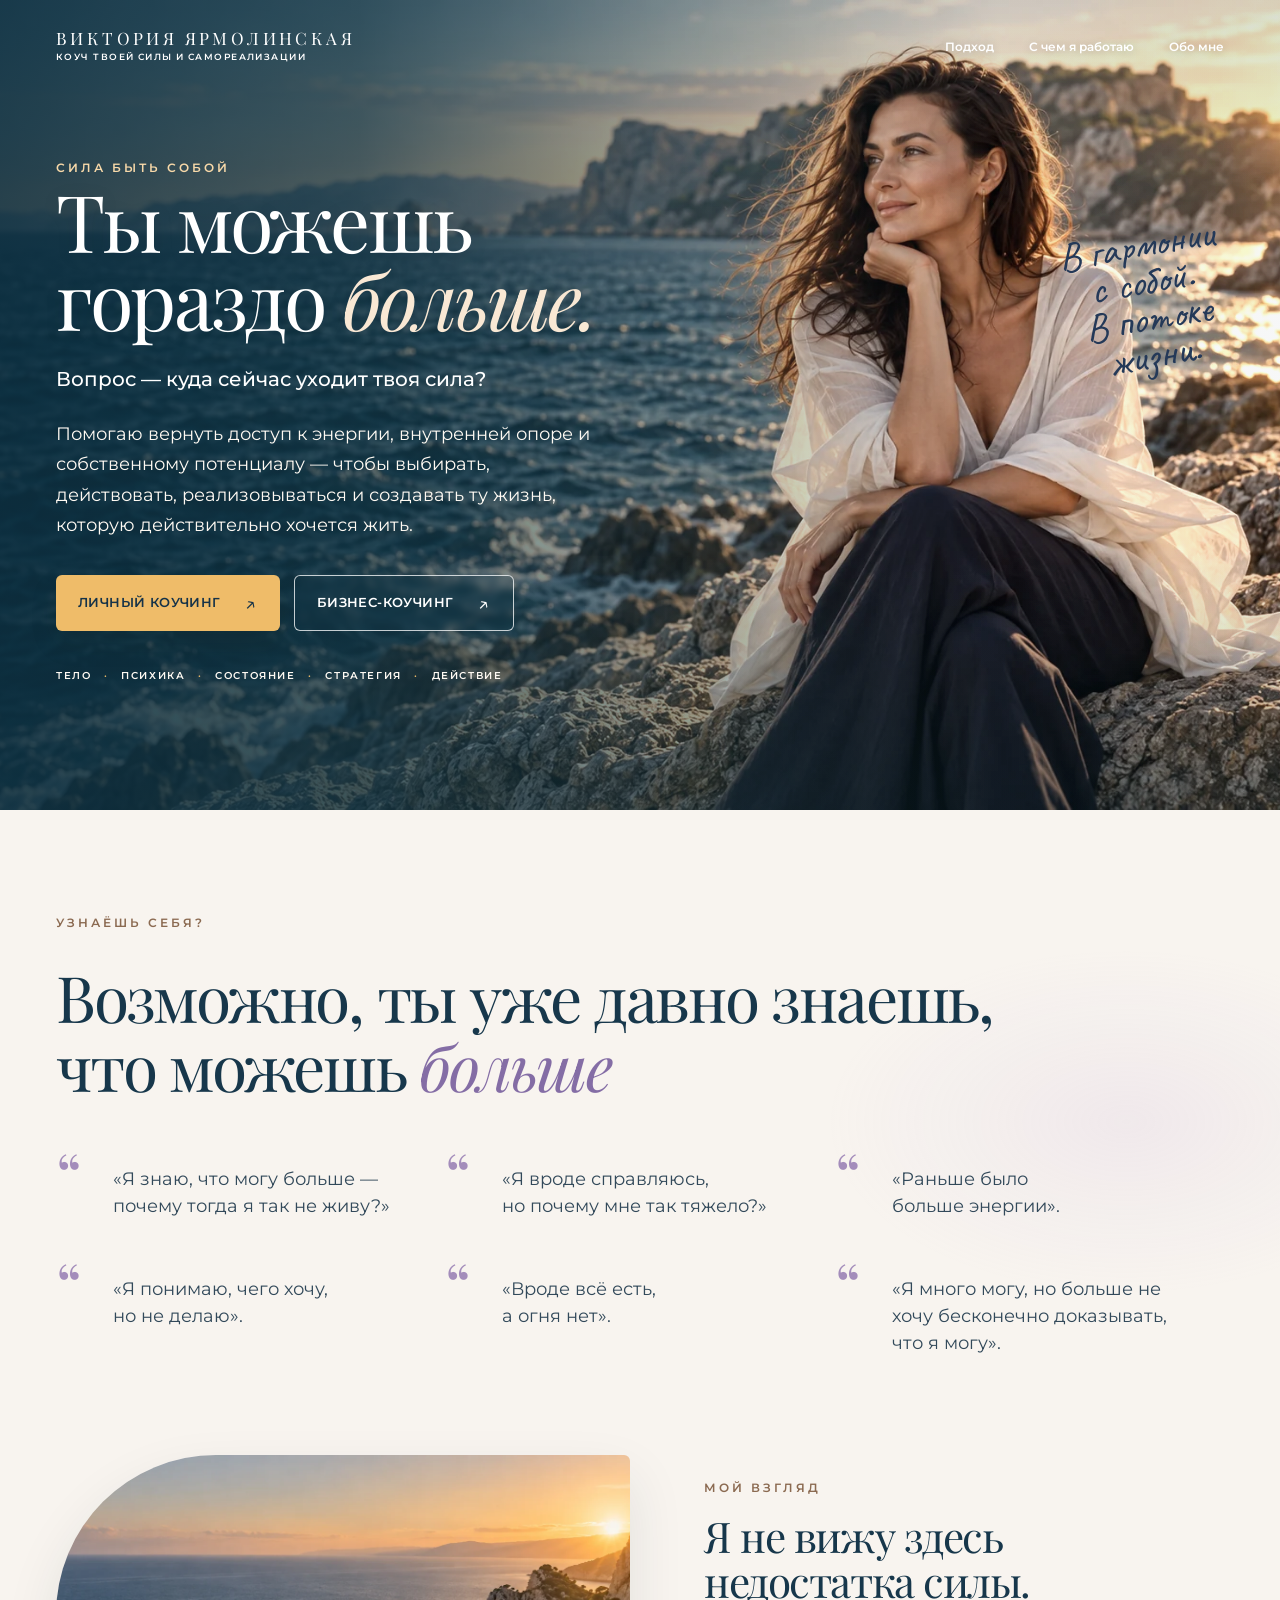
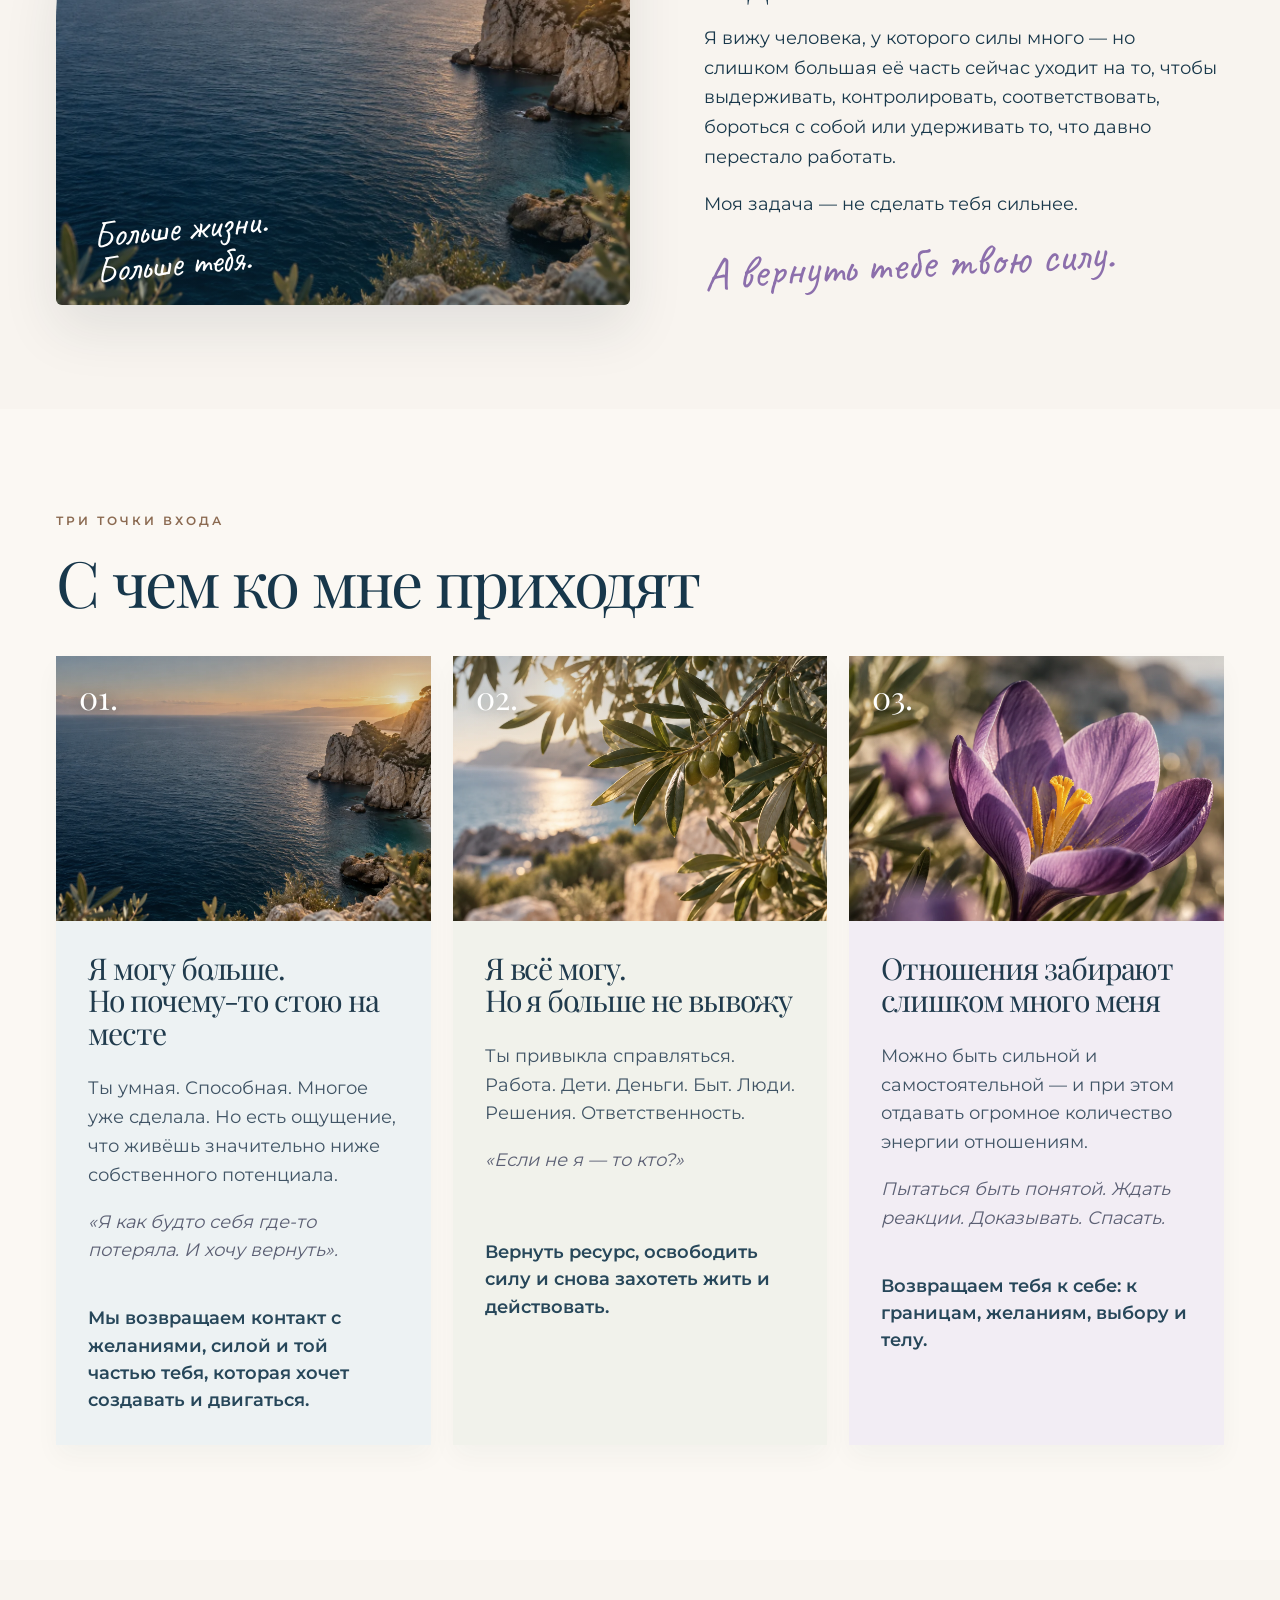
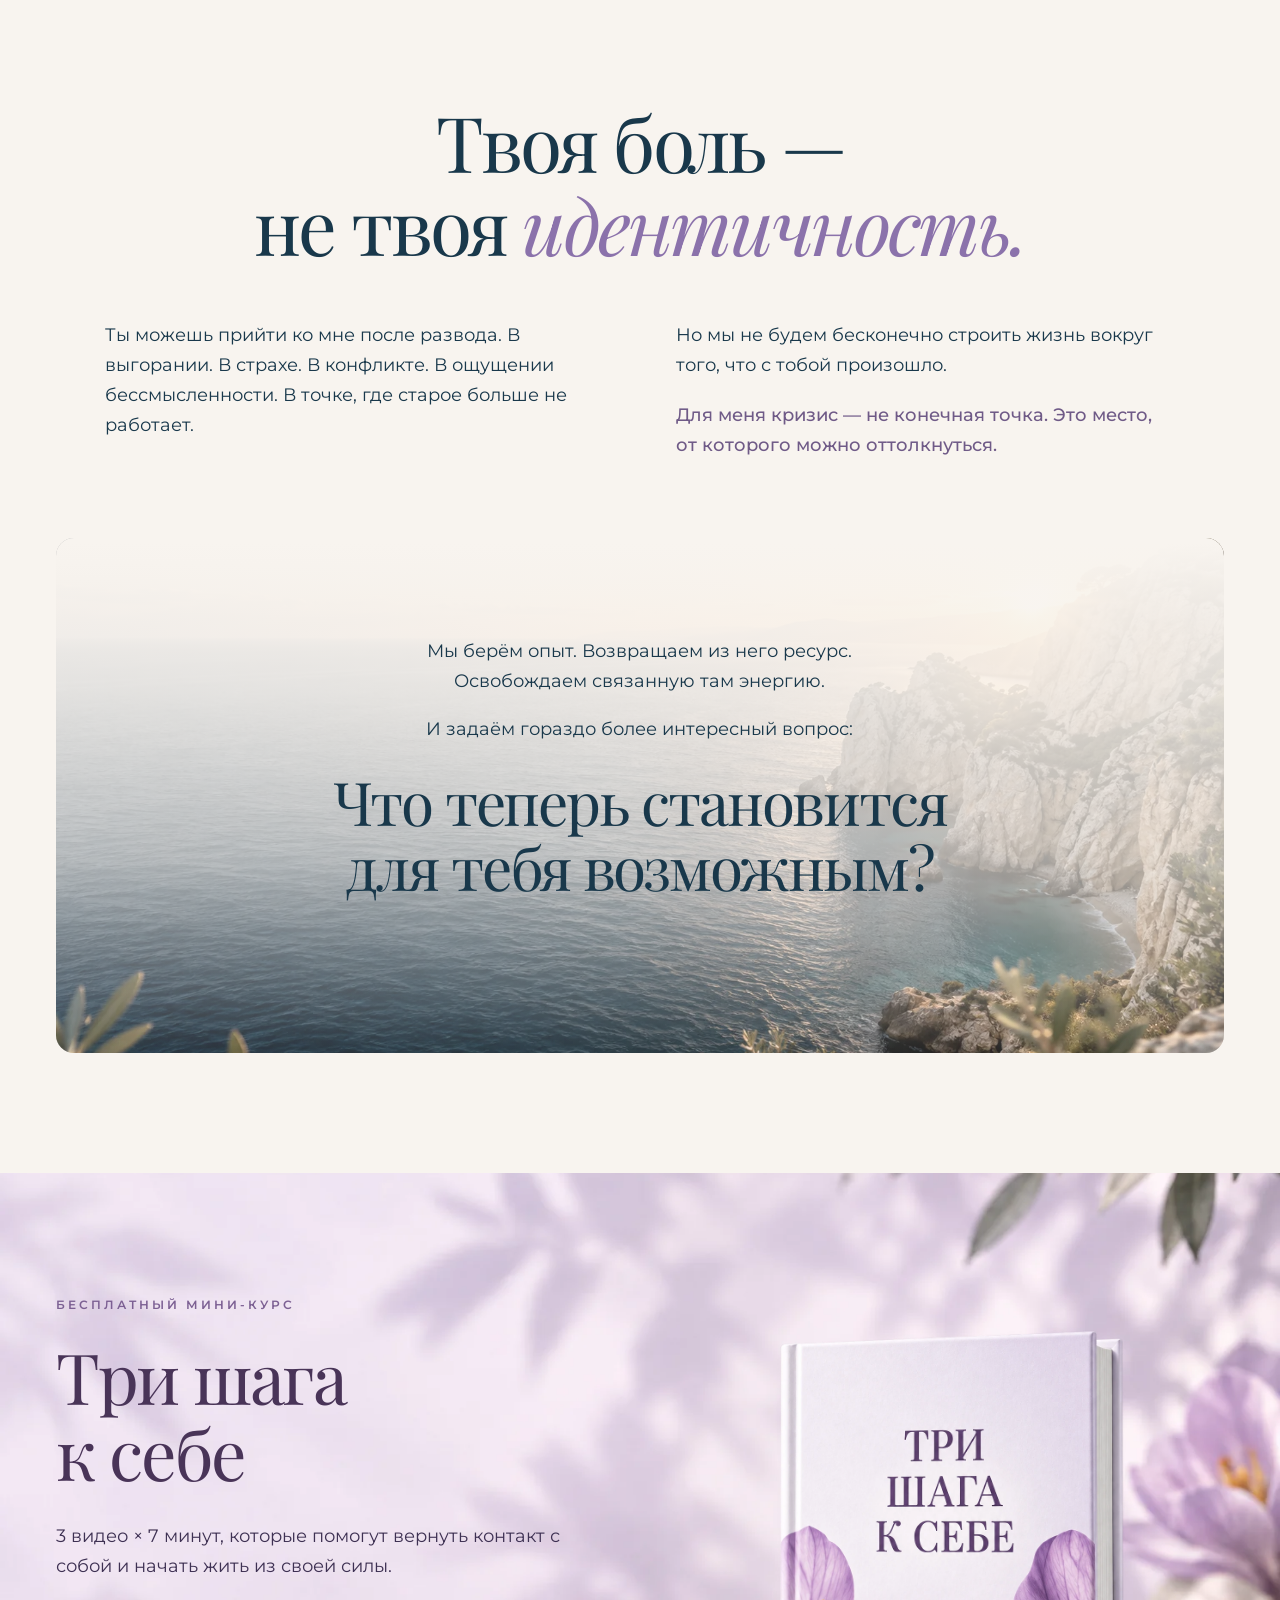
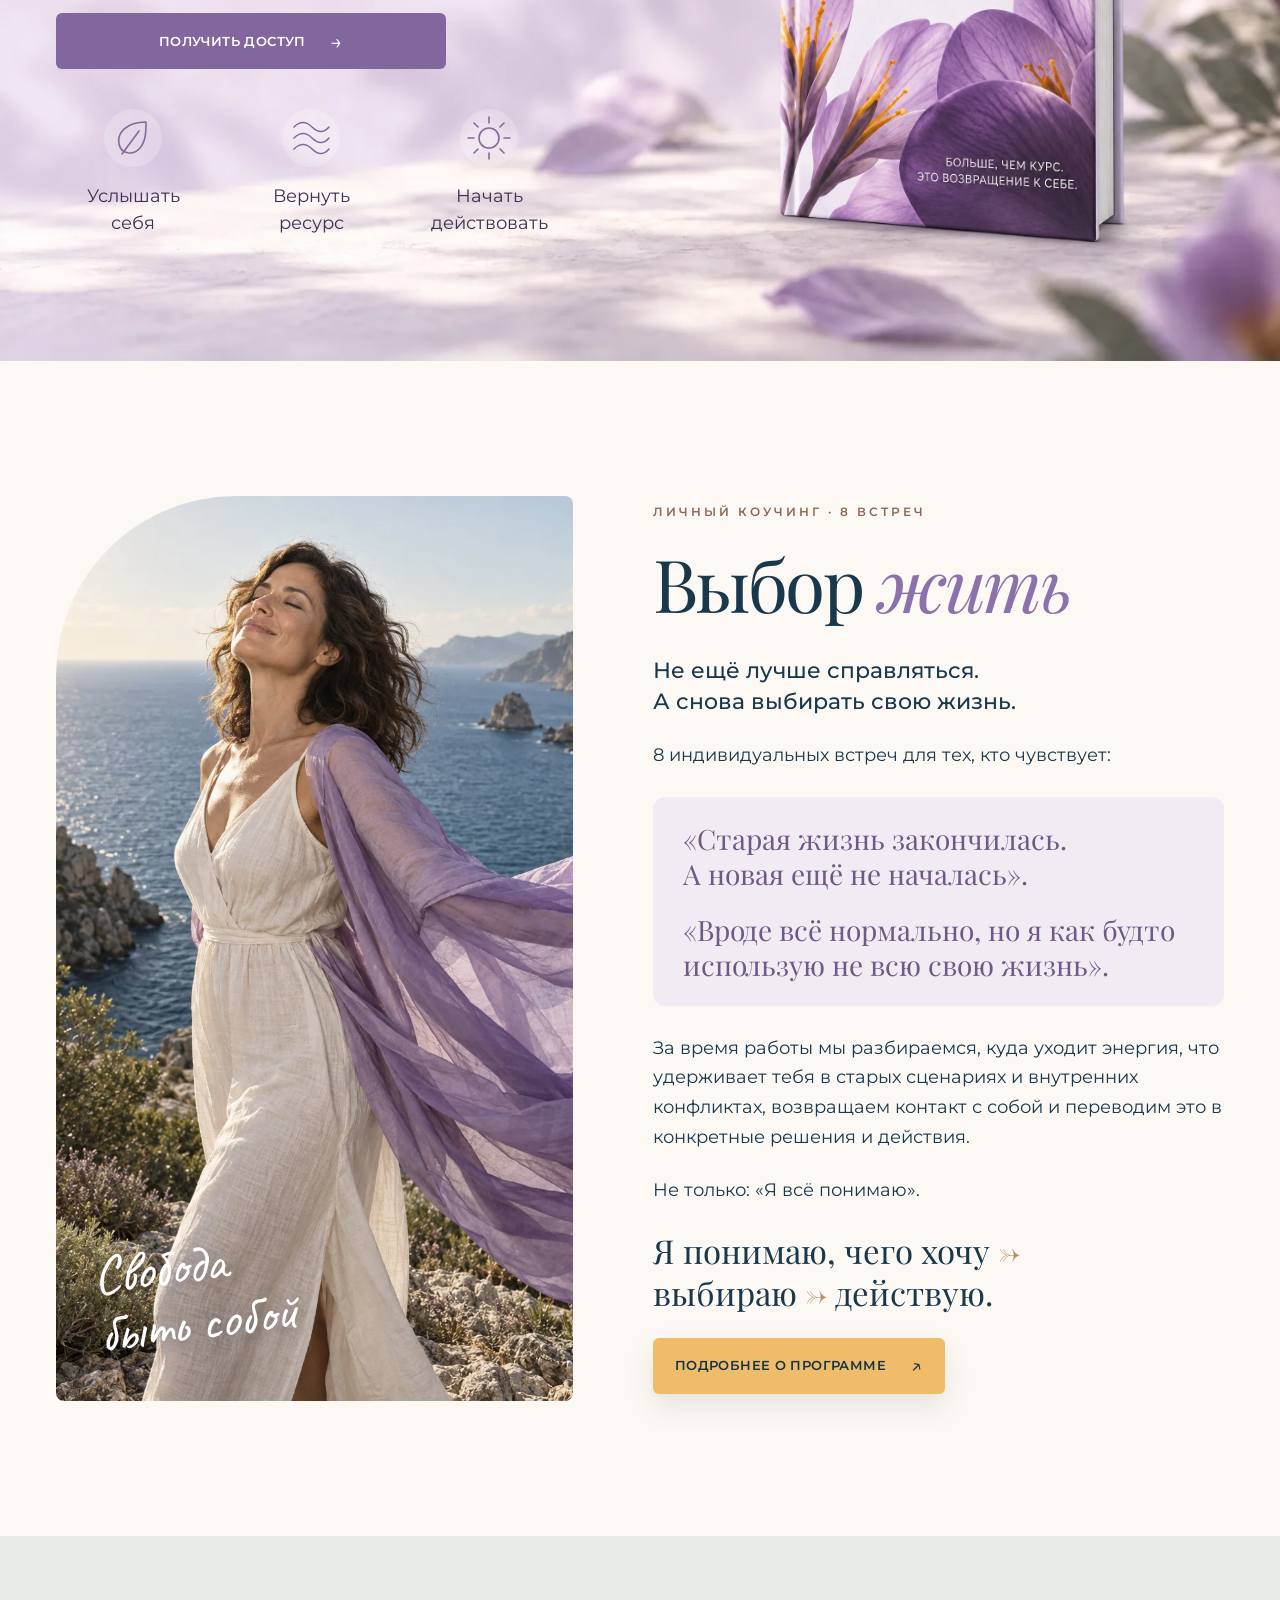
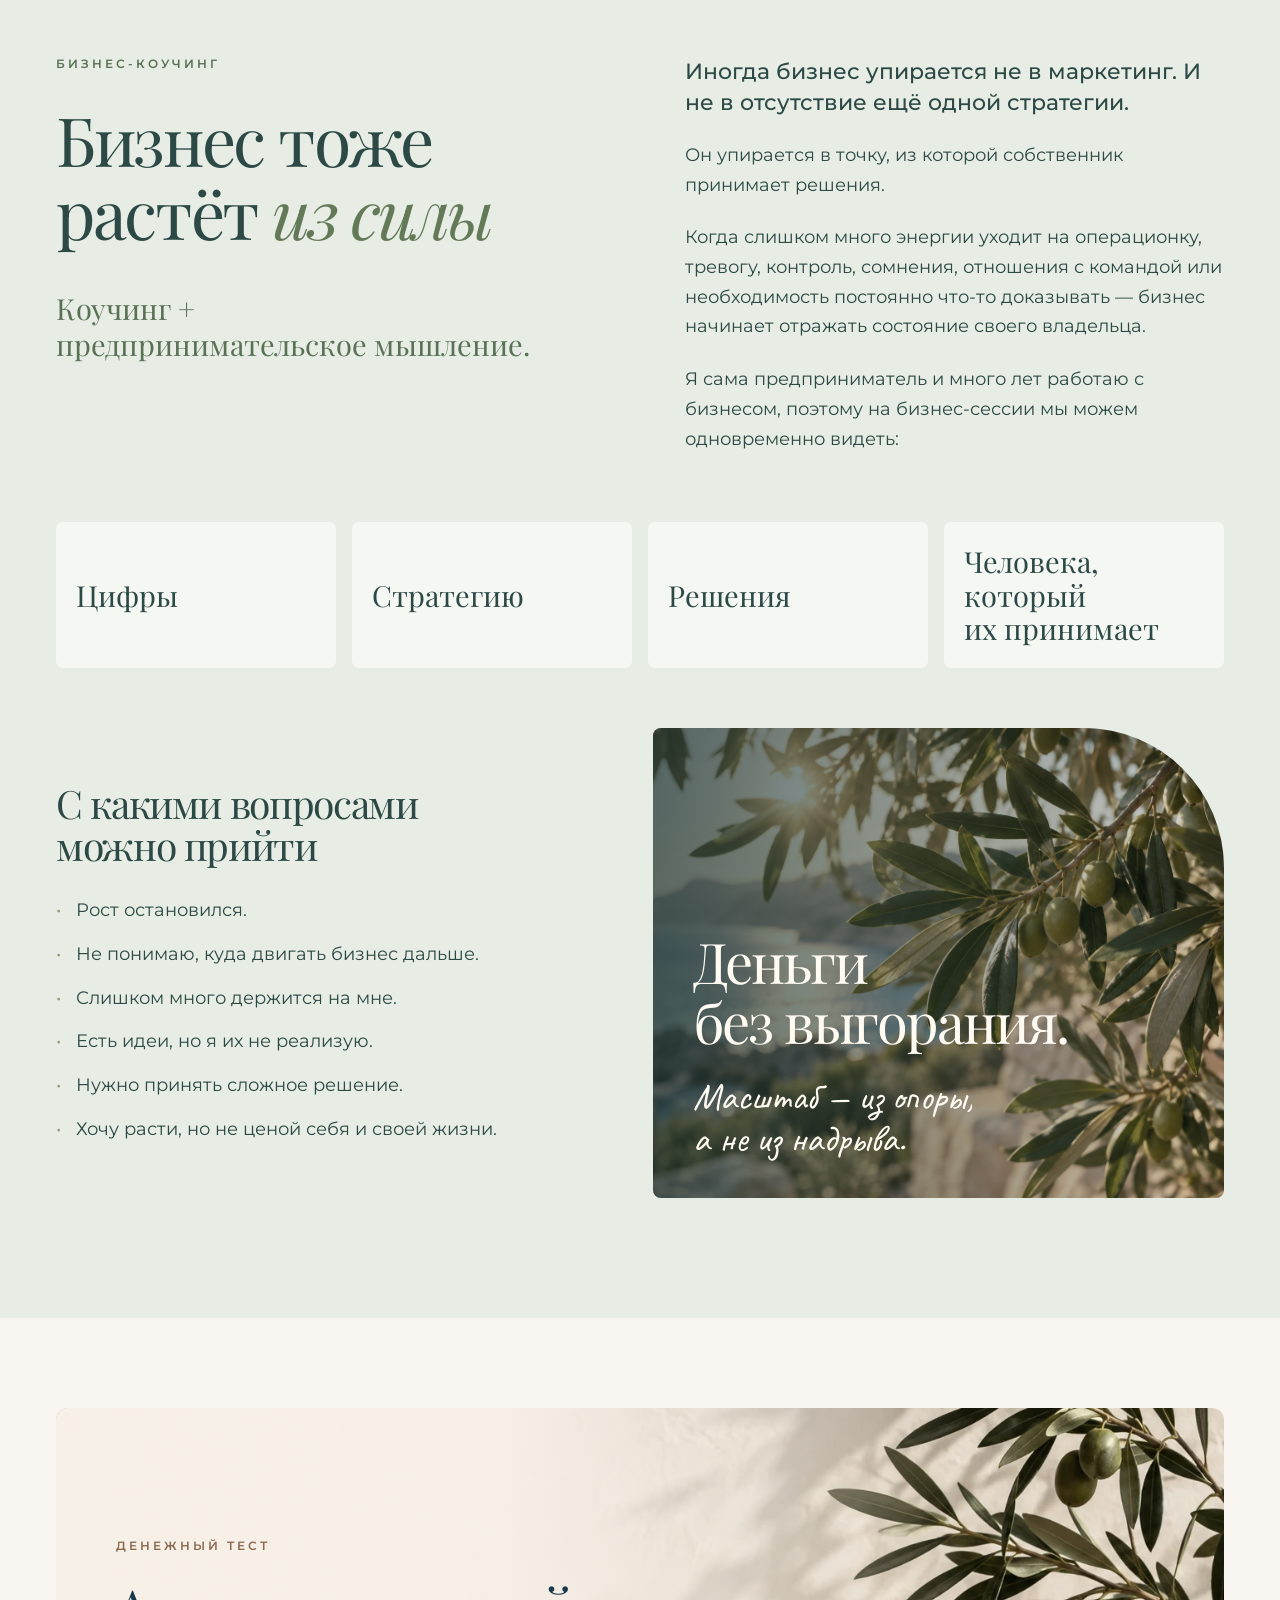
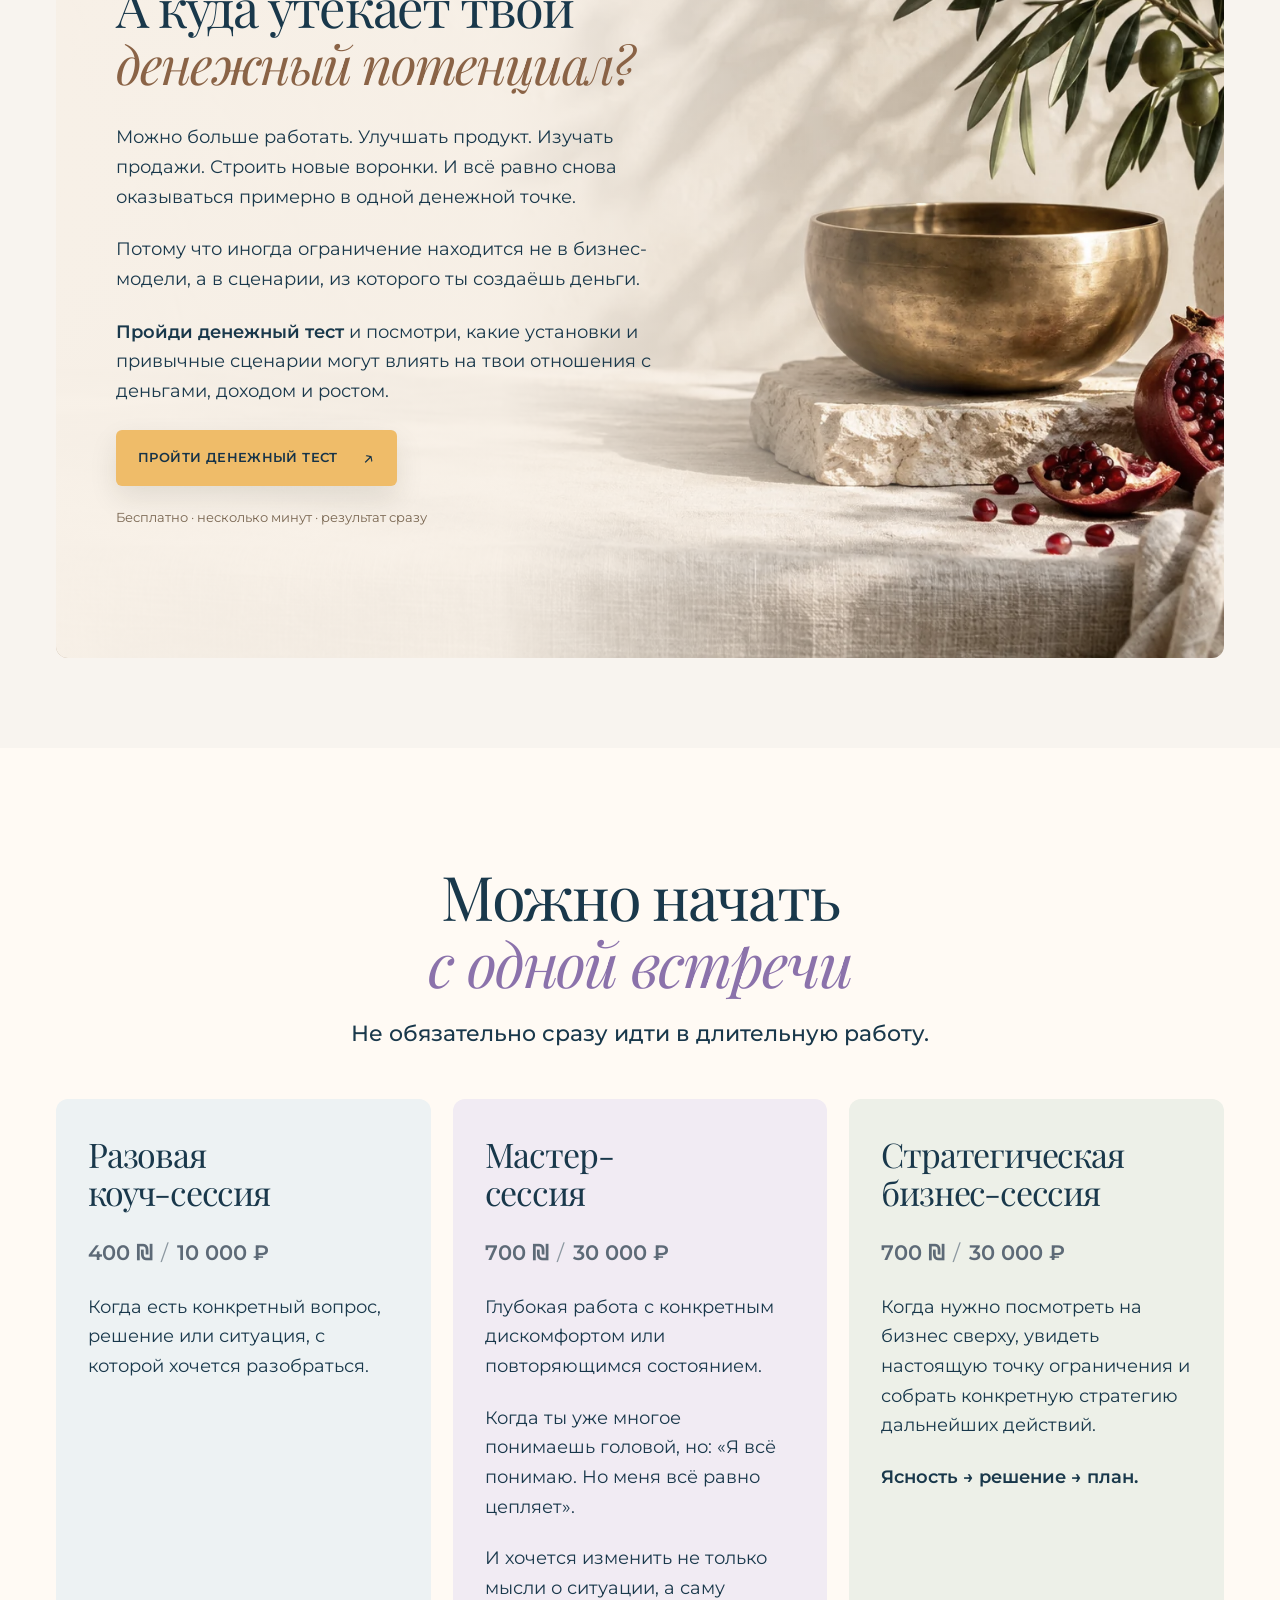
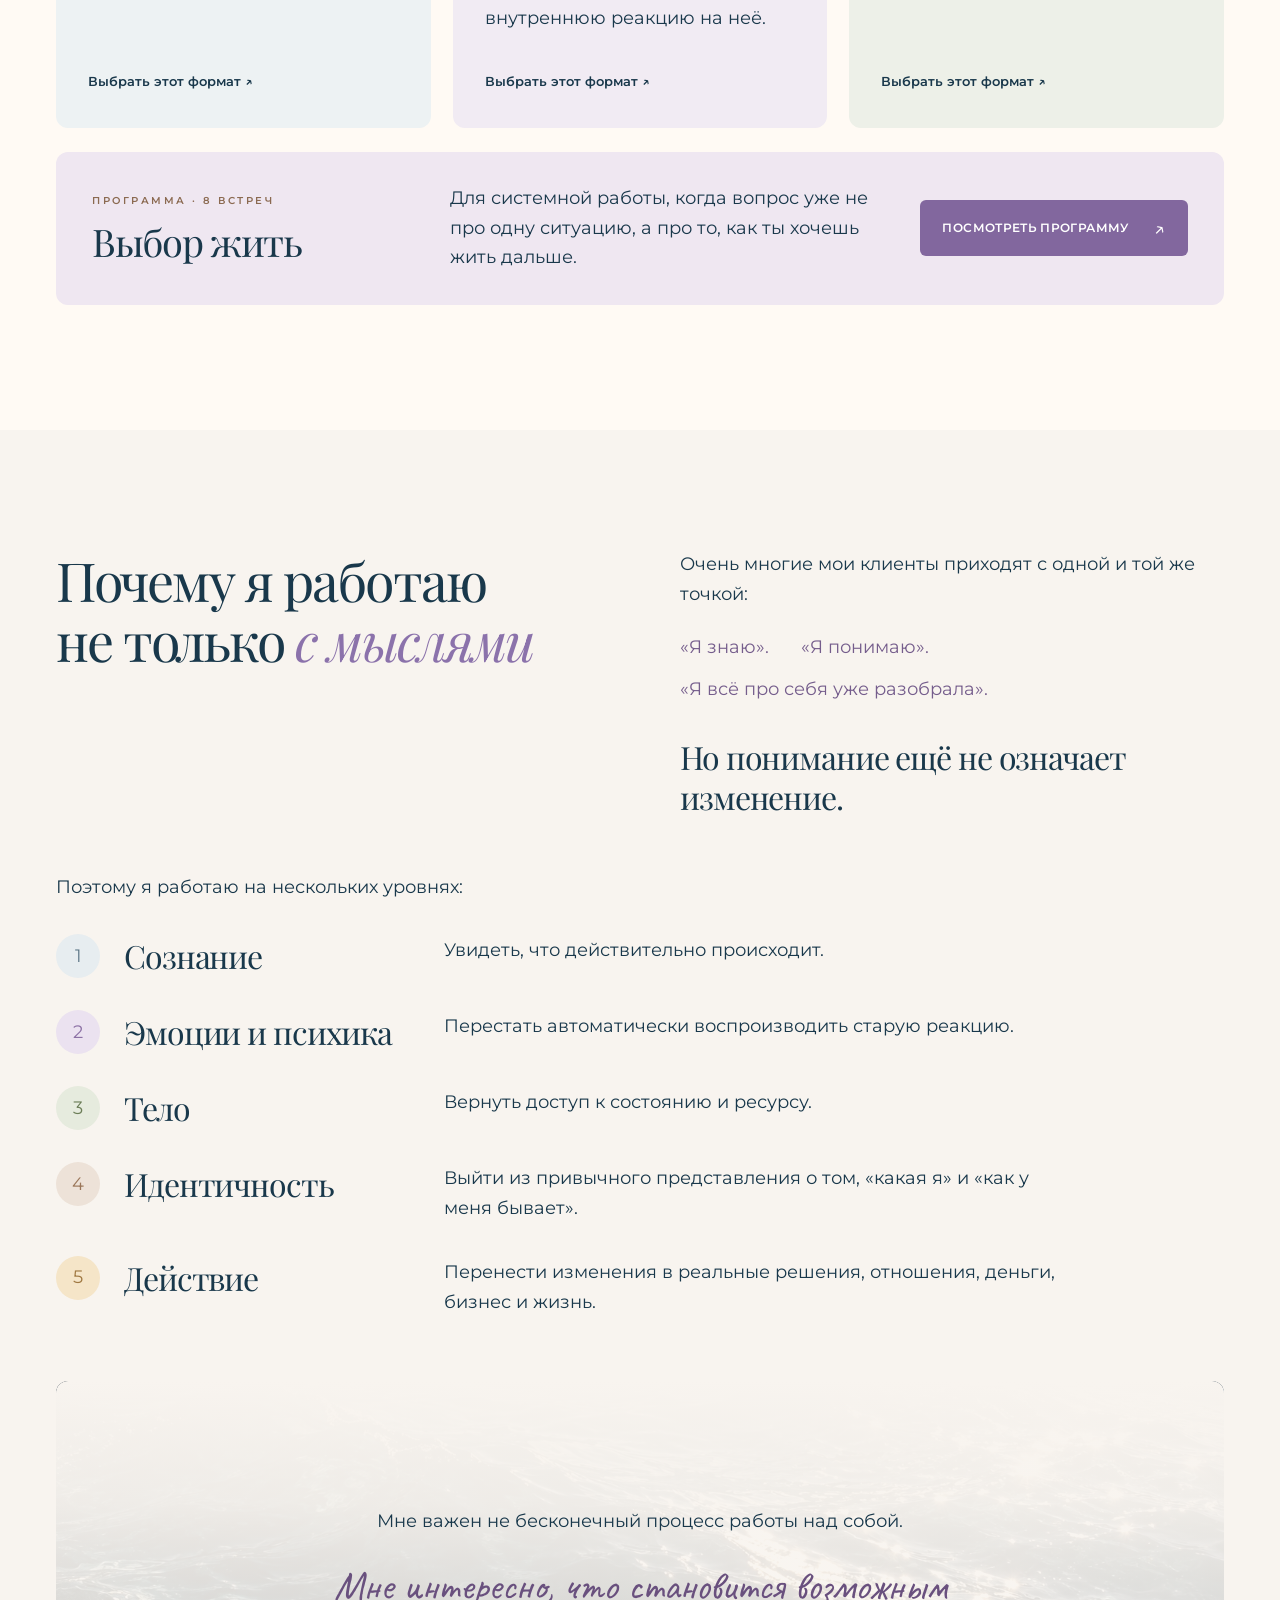
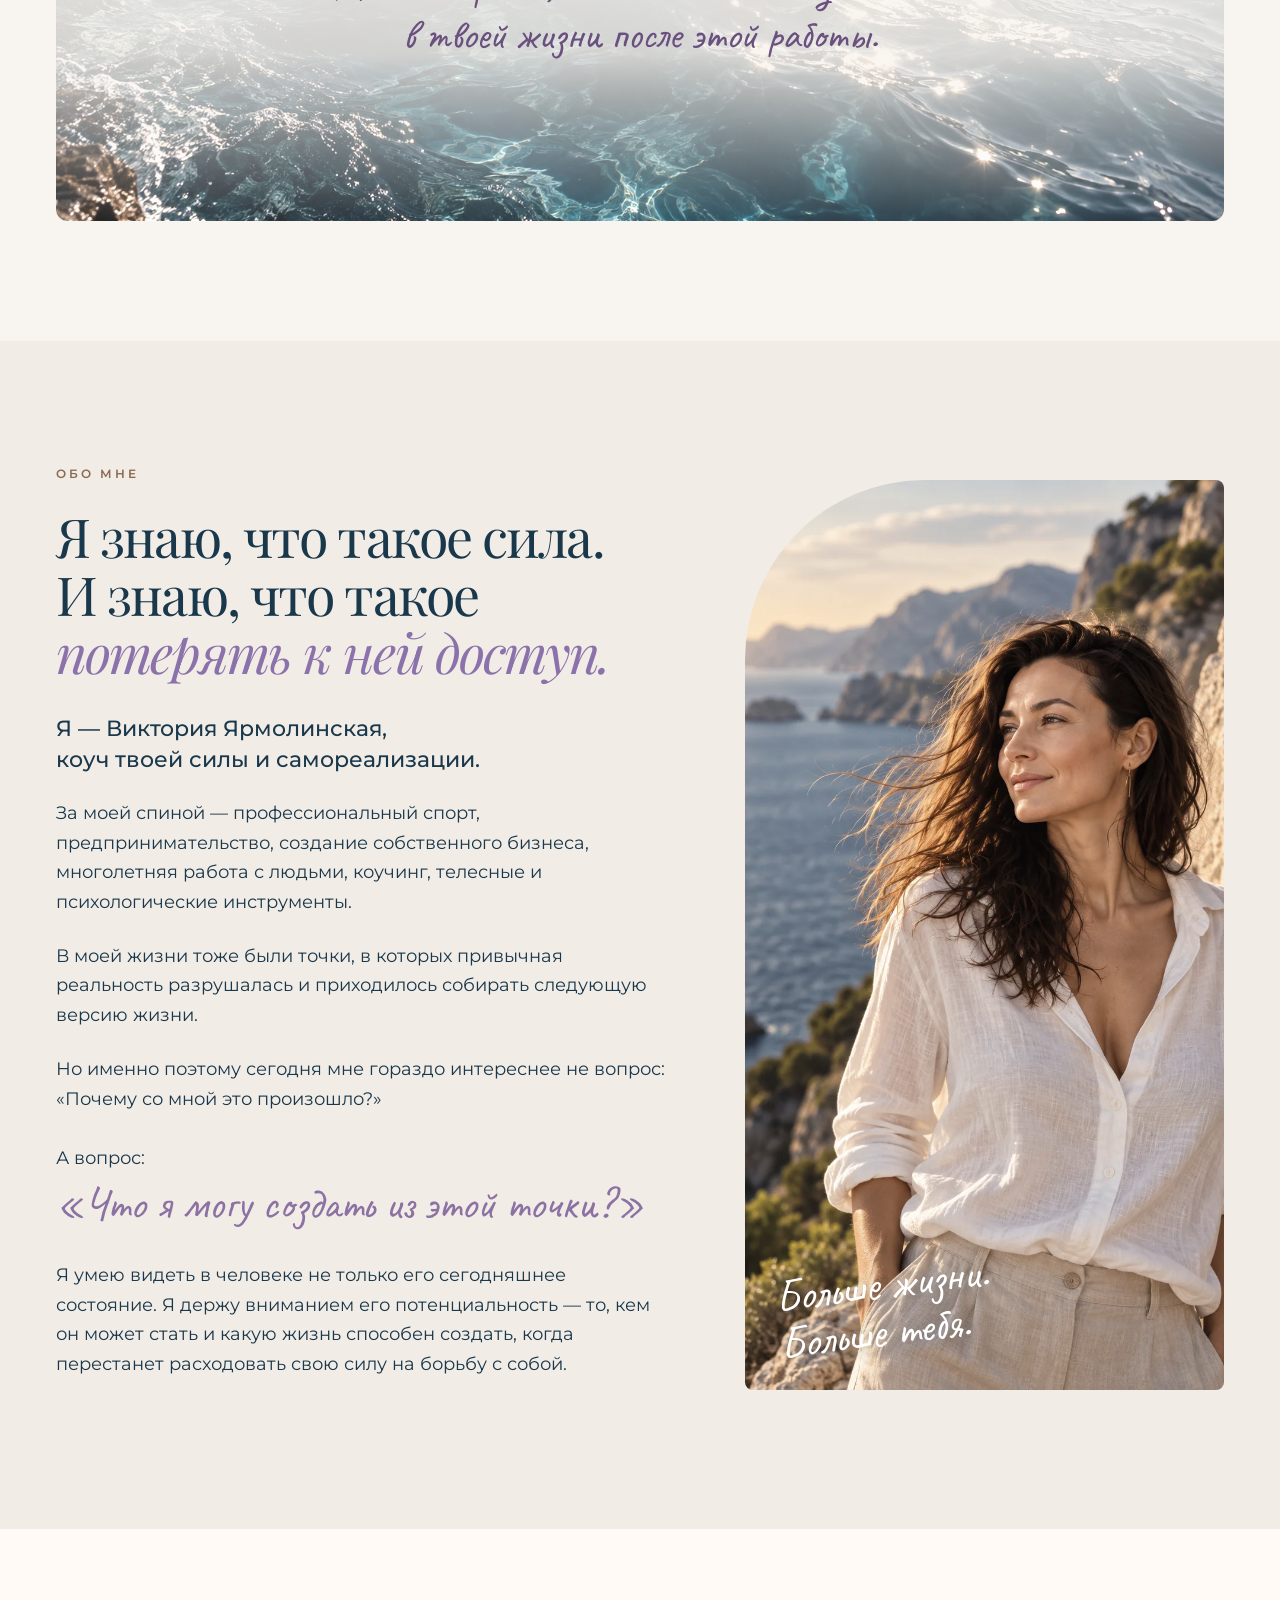
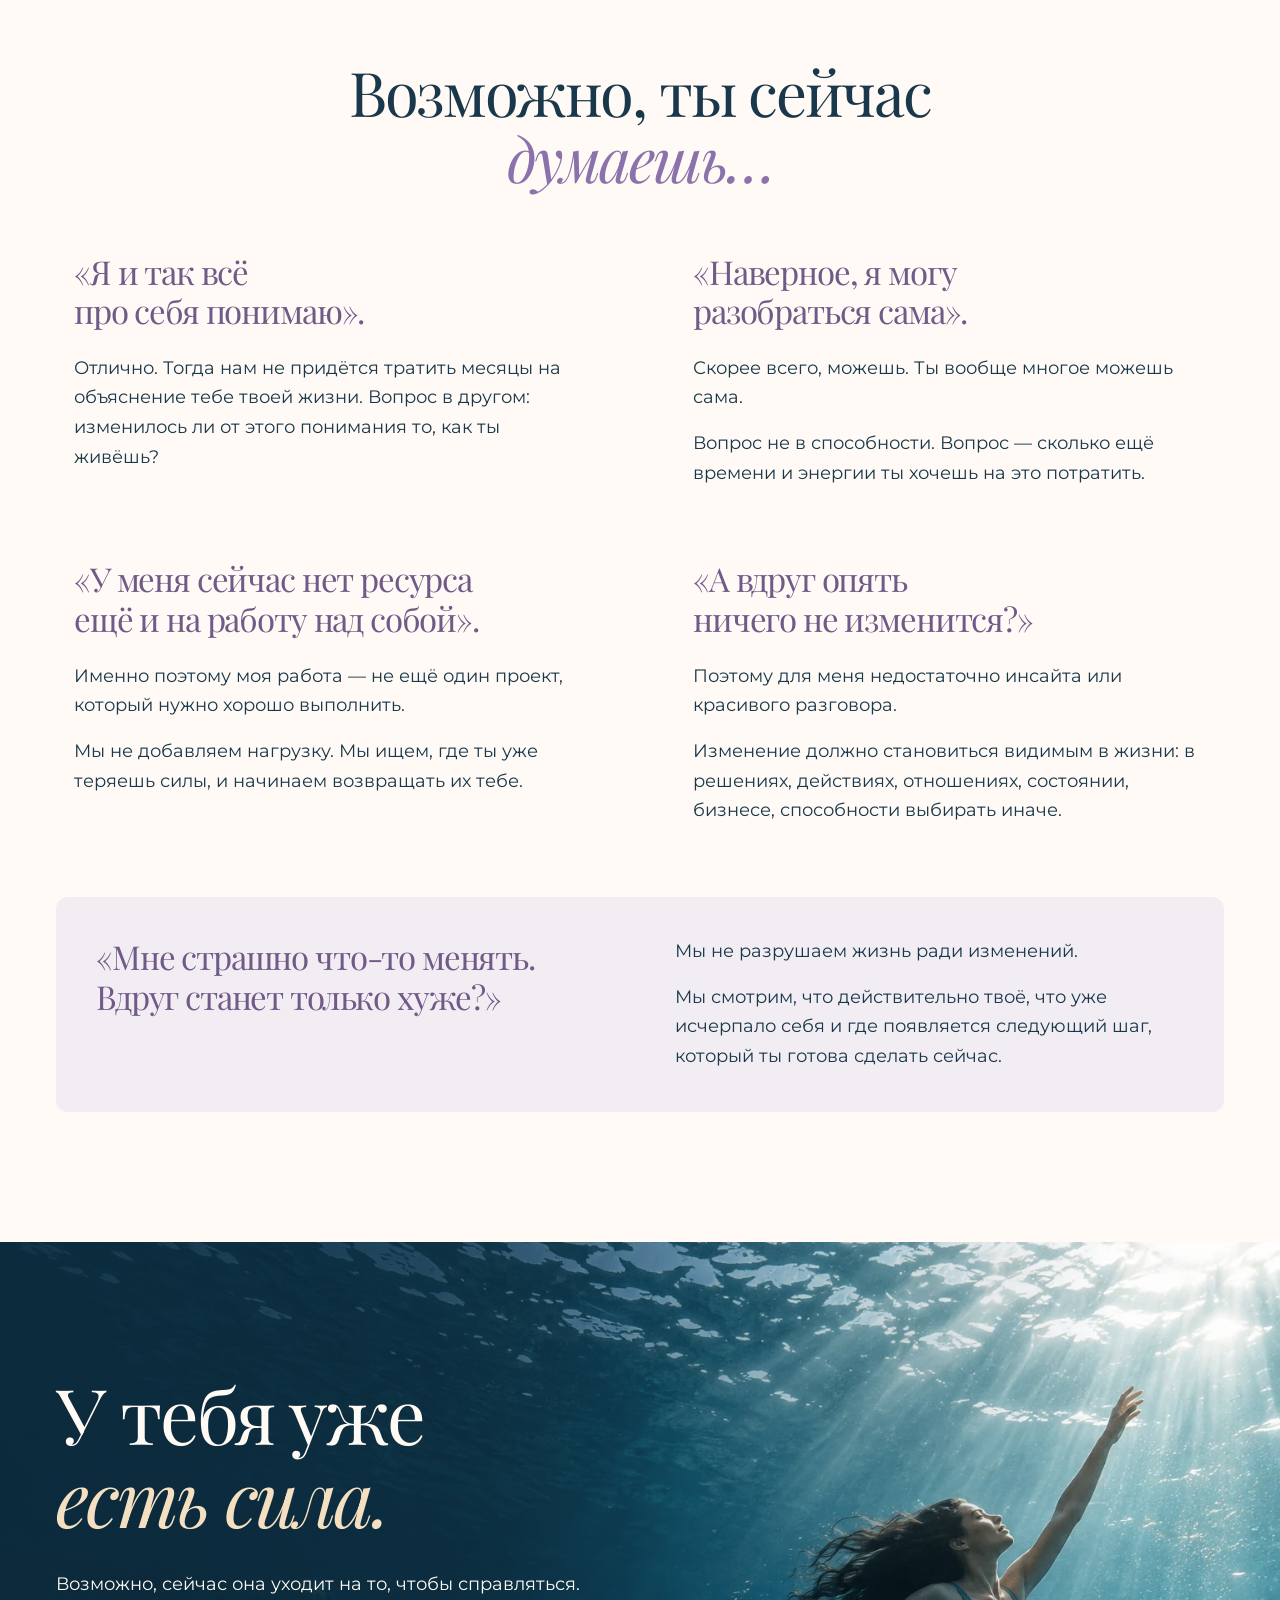
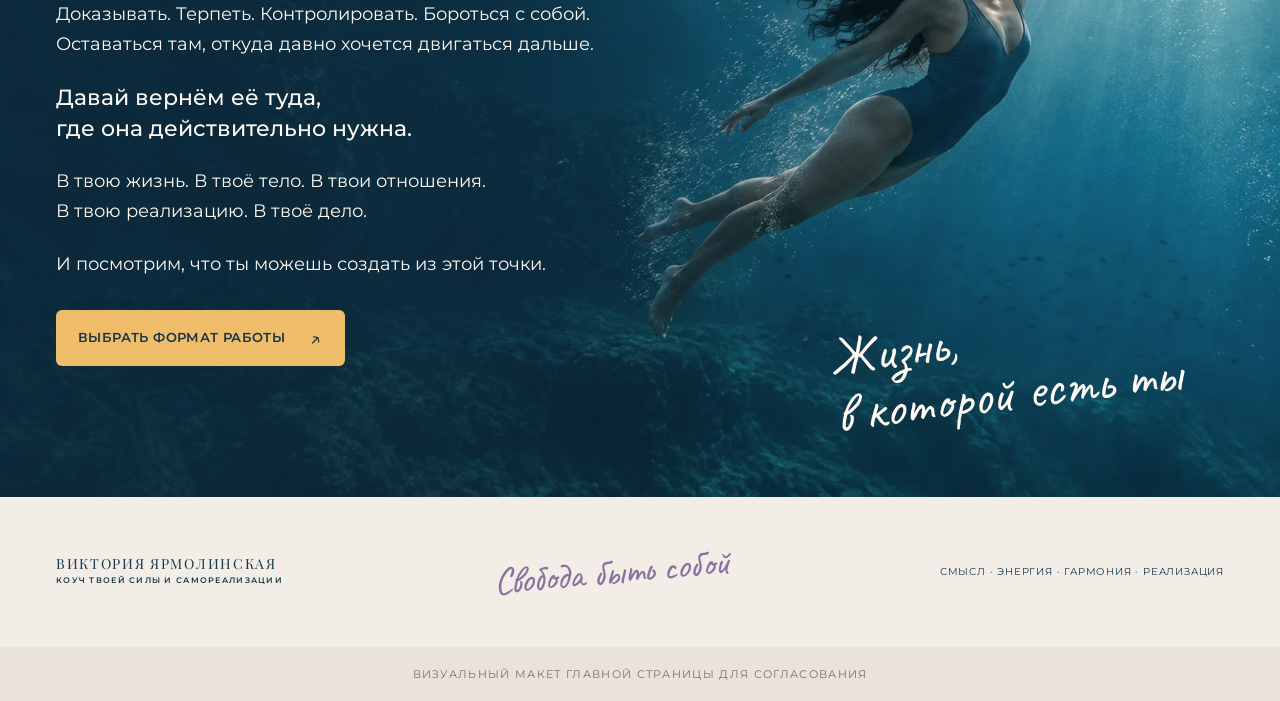
<file: live/index.html>
<!doctype html>
<html lang="ru">
<head>
  <meta charset="utf-8">
  <meta name="viewport" content="width=device-width, initial-scale=1">
  <meta name="robots" content="noindex">
  <title>Виктория Ярмолинская — визуальный макет сайта</title>
  <link rel="preload" as="image" href="assets/hero.webp" fetchpriority="high">
  <link rel="stylesheet" href="style.css">
</head>
<body>
  <!--
  THESIS: возвращение к своей силе через живые образы воды, света и движения.
  OWN-WORLD: молочный, морской синий, лаванда, шалфей и шафран; Playfair для заголовков,
  Montserrat для основного текста, Caveat для личных надписей. Без декоративных линий.
  STORY: узнать своё состояние, увидеть возможности, понять подход и выбрать формат.
  FIRST VIEWPORT: морской портрет справа, обещание и два действия слева.
  FORM: продолжение выбранного пользователем мягкого фотоцентричного макета.
  Это статичный визуальный макет всей главной для согласования дизайна.
  -->
  <main>
    <section class="hero" aria-labelledby="hero-title">
      <img class="hero__photo" fetchpriority="high" src="assets/hero.webp" alt="Иллюстративный портрет женщины у моря" width="1672" height="941">
      <div class="hero__veil"></div>
      <header class="header wrap">
        <div class="brand" aria-label="Виктория Ярмолинская">
          <span class="brand__name">Виктория Ярмолинская</span>
          <span class="brand__sub">Коуч твоей силы и самореализации</span>
        </div>
        <div class="header__menu" aria-hidden="true"><span>Подход</span><span>С чем я работаю</span><span>Обо мне</span></div>
        <span class="header__menu-mobile" aria-hidden="true"><i></i><i></i></span>
      </header>
      <div class="hero__content wrap">
        <div class="hero__text">
          <span class="eyebrow eyebrow--light">Сила быть собой</span>
          <h1 id="hero-title">Ты можешь<br> гораздо <em>больше.</em></h1>
          <p class="hero__question">Вопрос — куда сейчас уходит твоя сила?</p>
          <p class="hero__lead">Помогаю вернуть доступ к энергии, внутренней опоре и собственному потенциалу — чтобы выбирать, действовать, реализовываться и создавать ту жизнь, которую действительно хочется жить.</p>
          <div class="hero__actions" aria-hidden="true">
            <span class="button button--sun">Личный коучинг <b>↗</b></span>
            <span class="button button--glass">Бизнес-коучинг <b>↗</b></span>
          </div>
          <p class="hero__meta">Тело <i>·</i> психика <i>·</i> состояние <i>·</i> стратегия <i>·</i> действие</p>
        </div>
        <p class="hero__hand">В гармонии<br> с собой.<br> В потоке<br> жизни.</p>
      </div>
    </section>

    <section class="recognition" aria-labelledby="recognition-title">
      <div class="wrap">
        <p class="eyebrow">Узнаёшь себя?</p>
        <h2 id="recognition-title">Возможно, ты уже давно знаешь,<br> что можешь <em>больше</em></h2>
        <div class="voices" aria-label="Знакомые мысли">
          <p>«Я знаю, что могу больше —<br> почему тогда я так не живу?»</p>
          <p>«Я вроде справляюсь,<br> но почему мне так тяжело?»</p>
          <p>«Раньше было<br> больше энергии».</p>
          <p>«Я понимаю, чего хочу,<br> но не делаю».</p>
          <p>«Вроде всё есть,<br> а огня нет».</p>
          <p>«Я много могу, но больше не хочу бесконечно доказывать, что я могу».</p>
        </div>
        <div class="recognition__turn">
          <div class="recognition__image">
            <img src="assets/horizon.webp" alt="Тёплый свет над морским горизонтом" width="1672" height="941">
            <span class="recognition__image-note">Больше жизни.<br> Больше тебя.</span>
          </div>
          <div class="recognition__answer">
            <p class="eyebrow">Мой взгляд</p>
            <h3>Я не вижу здесь<br> недостатка силы.</h3>
            <p>Я вижу человека, у которого силы много — но слишком большая её часть сейчас уходит на то, чтобы выдерживать, контролировать, соответствовать, бороться с собой или удерживать то, что давно перестало работать.</p>
            <p>Моя задача — не сделать тебя сильнее.</p>
            <p class="recognition__hand">А вернуть тебе твою силу.</p>
          </div>
        </div>
      </div>
    </section>

    <section class="requests" aria-labelledby="requests-title">
      <div class="wrap">
        <p class="eyebrow">Три точки входа</p>
        <div class="section-heading"><h2 id="requests-title">С чем ко мне приходят</h2></div>
        <div class="request-grid">
          <article class="request-card request-card--sea">
            <div class="request-card__image"><img src="assets/horizon.webp" alt="Открытый морской горизонт" width="1672" height="941"><span>01.</span></div>
            <div class="request-card__body">
              <h3>Я могу больше.<br> Но почему-то стою на месте</h3>
              <p>Ты умная. Способная. Многое уже сделала. Но есть ощущение, что живёшь значительно ниже собственного потенциала.</p>
              <p class="request-card__quote">«Я как будто себя где-то потеряла. И хочу вернуть».</p>
              <div class="request-card__answer">Мы возвращаем контакт с желаниями, силой и той частью тебя, которая хочет создавать и двигаться.</div>
            </div>
          </article>
          <article class="request-card request-card--sage">
            <div class="request-card__image"><img src="assets/olive.webp" alt="Оливковые листья в тёплом солнечном свете" width="1536" height="1024"><span>02.</span></div>
            <div class="request-card__body">
              <h3>Я всё могу.<br> Но я больше не вывожу</h3>
              <p>Ты привыкла справляться. Работа. Дети. Деньги. Быт. Люди. Решения. Ответственность.</p>
              <p class="request-card__quote">«Если не я — то кто?»</p>
              <div class="request-card__answer">Вернуть ресурс, освободить силу и снова захотеть жить и действовать.</div>
            </div>
          </article>
          <article class="request-card request-card--lavender">
            <div class="request-card__image"><img src="assets/crocus.webp" alt="Лавандовый цветок крупным планом" width="1536" height="1024"><span>03.</span></div>
            <div class="request-card__body">
              <h3>Отношения забирают<br> слишком много меня</h3>
              <p>Можно быть сильной и самостоятельной — и при этом отдавать огромное количество энергии отношениям.</p>
              <p class="request-card__quote">Пытаться быть понятой. Ждать реакции. Доказывать. Спасать.</p>
              <div class="request-card__answer">Возвращаем тебя к себе: к границам, желаниям, выбору и телу.</div>
            </div>
          </article>
        </div>
      </div>
    </section>
    <section class="meaning" aria-labelledby="meaning-title">
      <div class="wrap">
        <h2 id="meaning-title">Твоя боль —<br> не твоя <em>идентичность.</em></h2>
        <div class="meaning__story">
          <p>Ты можешь прийти ко мне после развода. В выгорании. В страхе. В конфликте. В ощущении бессмысленности. В точке, где старое больше не работает.</p>
          <div><p>Но мы не будем бесконечно строить жизнь вокруг того, что с тобой произошло.</p><p class="meaning__turn">Для меня кризис — не конечная точка. Это место, от которого можно оттолкнуться.</p></div>
        </div>
        <div class="meaning__opening">
          <img src="assets/horizon.webp" alt="Солнечный свет открывает морской горизонт" width="1672" height="941" loading="lazy">
          <div class="meaning__opening-copy"><p>Мы берём опыт. Возвращаем из него ресурс.<br> Освобождаем связанную там энергию.</p><p>И задаём гораздо более интересный вопрос:</p><h3>Что теперь становится<br> для тебя возможным?</h3></div>
        </div>
      </div>
    </section>

    <section class="course" id="course" aria-labelledby="course-title">
      <img class="course__scene" src="assets/course-background.webp" alt="" width="1536" height="1024" loading="lazy">
      <div class="wrap course__grid">
        <div class="course__copy">
          <p class="eyebrow">Бесплатный мини-курс</p>
          <h2 id="course-title">Три шага<br> к себе</h2>
          <p>3 видео × 7 минут, которые помогут вернуть контакт с собой и начать жить из своей силы.</p>
          <span class="button button--lavender" aria-hidden="true">Получить доступ <b>→</b></span>
          <ul class="course__steps">
            <li><svg viewBox="0 0 48 48" aria-hidden="true"><path d="M37 8C17 8 8 19 10 30c2 10 14 12 21 4 6-7 6-17 6-26Z"/><path d="M13 40 30 17"/></svg><span>Услышать<br> себя</span></li>
            <li><svg viewBox="0 0 48 48" aria-hidden="true"><path d="M7 13c6-6 12-6 18 0s12 6 17 0M7 24c6-6 12-6 18 0s12 6 17 0M7 35c6-6 12-6 18 0s12 6 17 0"/></svg><span>Вернуть<br> ресурс</span></li>
            <li><svg viewBox="0 0 48 48" aria-hidden="true"><circle cx="24" cy="24" r="10"/><path d="M24 3v6m0 30v6M3 24h6m30 0h6M9 9l4 4m22 22 4 4M9 39l4-4m22-22 4-4"/></svg><span>Начать<br> действовать</span></li>
          </ul>
        </div>
        <figure class="course__art"><img src="assets/course-book.webp" alt="Обложка мини-курса «Три шага к себе»" width="1024" height="1536" loading="lazy"></figure>
      </div>
    </section>

    <section class="personal" aria-labelledby="personal-title">
      <div class="wrap personal__grid">
        <figure class="personal__photo"><img src="assets/freedom.webp" alt="Иллюстративный образ свободы: женщина и лавандовая ткань у моря" width="1122" height="1402" loading="lazy"><figcaption class="hand">Свобода<br> быть собой</figcaption></figure>
        <div class="personal__copy">
          <p class="eyebrow">Личный коучинг · 8 встреч</p>
          <h2 id="personal-title">Выбор <em>жить</em></h2>
          <p class="section-lead">Не ещё лучше справляться.<br> А снова выбирать свою жизнь.</p>
          <p>8 индивидуальных встреч для тех, кто чувствует:</p>
          <div class="personal__voices"><p>«Старая жизнь закончилась.<br> А новая ещё не началась».</p><p>«Вроде всё нормально, но я как будто использую не всю свою жизнь».</p></div>
          <p>За время работы мы разбираемся, куда уходит энергия, что удерживает тебя в старых сценариях и внутренних конфликтах, возвращаем контакт с собой и переводим это в конкретные решения и действия.</p>
          <p>Не только: «Я всё понимаю».</p>
          <p class="personal__result">Я понимаю, чего хочу <span>→</span><br> выбираю <span>→</span> действую.</p>
          <span class="button button--sun" aria-hidden="true">Подробнее о программе <b>↗</b></span>
        </div>
      </div>
    </section>

    <section class="business" aria-labelledby="business-title">
      <div class="wrap">
        <div class="business__intro">
          <div><p class="eyebrow">Бизнес-коучинг</p><h2 id="business-title">Бизнес тоже<br> растёт <em>из силы</em></h2><p class="business__statement">Коучинг +<br> предпринимательское мышление.</p></div>
          <div class="business__copy"><p class="section-lead">Иногда бизнес упирается не в маркетинг. И не в отсутствие ещё одной стратегии.</p><p>Он упирается в точку, из которой собственник принимает решения.</p><p>Когда слишком много энергии уходит на операционку, тревогу, контроль, сомнения, отношения с командой или необходимость постоянно что-то доказывать — бизнес начинает отражать состояние своего владельца.</p><p>Я сама предприниматель и много лет работаю с бизнесом, поэтому на бизнес-сессии мы можем одновременно видеть:</p></div>
        </div>
        <div class="business__lens"><span>Цифры</span><span>Стратегию</span><span>Решения</span><span>Человека, который<br> их принимает</span></div>
        <div class="business__bottom">
          <div><h3>С какими вопросами<br> можно прийти</h3><ul class="business__requests"><li>Рост остановился.</li><li>Не понимаю, куда двигать бизнес дальше.</li><li>Слишком много держится на мне.</li><li>Есть идеи, но я их не реализую.</li><li>Нужно принять сложное решение.</li><li>Хочу расти, но не ценой себя и своей жизни.</li></ul></div>
          <figure class="business__image"><img src="assets/olive.webp" alt="Оливковая ветвь в лучах солнца" width="1536" height="1024" loading="lazy"><figcaption><h3>Деньги<br> без выгорания.</h3><span class="hand">Масштаб — из опоры,<br> а не из надрыва.</span></figcaption></figure>
        </div>
      </div>
    </section>

    <section class="money" aria-labelledby="money-title">
      <div class="wrap money__panel">
        <img class="money__image" src="assets/money.webp" alt="Тёплый натюрморт с гранатом, чашей и оливковой ветвью" width="1536" height="1024" loading="lazy">
        <div class="money__copy"><p class="eyebrow">Денежный тест</p><h2 id="money-title">А куда утекает твой<br> <em>денежный потенциал?</em></h2><p>Можно больше работать. Улучшать продукт. Изучать продажи. Строить новые воронки. И всё равно снова оказываться примерно в одной денежной точке.</p><p>Потому что иногда ограничение находится не в бизнес-модели, а в сценарии, из которого ты создаёшь деньги.</p><p><strong>Пройди денежный тест</strong> и посмотри, какие установки и привычные сценарии могут влиять на твои отношения с деньгами, доходом и ростом.</p><span class="button button--sun" aria-hidden="true">Пройти денежный тест <b>↗</b></span><p class="money__meta">Бесплатно · несколько минут · результат сразу</p></div>
      </div>
    </section>

    <section class="formats" aria-labelledby="formats-title">
      <div class="wrap"><h2 id="formats-title">Можно начать<br> <em>с одной встречи</em></h2><p class="section-lead">Не обязательно сразу идти в длительную работу.</p>
        <div class="format-grid">
          <article class="format"><h3>Разовая<br> коуч-сессия</h3><p class="format__price">400 ₪ <span>/</span> 10 000 ₽</p><p>Когда есть конкретный вопрос, решение или ситуация, с которой хочется разобраться.</p><span class="format__action" aria-hidden="true">Выбрать этот формат ↗</span></article>
          <article class="format format--lavender"><h3>Мастер-<br> сессия</h3><p class="format__price">700 ₪ <span>/</span> 30 000 ₽</p><p>Глубокая работа с конкретным дискомфортом или повторяющимся состоянием.</p><p>Когда ты уже многое понимаешь головой, но: «Я всё понимаю. Но меня всё равно цепляет».</p><p>И хочется изменить не только мысли о ситуации, а саму внутреннюю реакцию на неё.</p><span class="format__action" aria-hidden="true">Выбрать этот формат ↗</span></article>
          <article class="format format--sage"><h3>Стратегическая<br> бизнес-сессия</h3><p class="format__price">700 ₪ <span>/</span> 30 000 ₽</p><p>Когда нужно посмотреть на бизнес сверху, увидеть настоящую точку ограничения и собрать конкретную стратегию дальнейших действий.</p><p class="format__result">Ясность → решение → план.</p><span class="format__action" aria-hidden="true">Выбрать этот формат ↗</span></article>
        </div>
        <article class="format-program"><div><p class="eyebrow">Программа · 8 встреч</p><h3>Выбор жить</h3></div><p>Для системной работы, когда вопрос уже не про одну ситуацию, а про то, как ты хочешь жить дальше.</p><span class="button button--lavender" aria-hidden="true">Посмотреть программу <b>↗</b></span></article>
      </div>
    </section>

    <section class="approach" id="approach" aria-labelledby="approach-title">
      <div class="wrap">
        <div class="approach__opening">
          <h2 id="approach-title">Почему я работаю<br> не только <span>с мыслями</span></h2>
          <div class="approach__intro">
            <p>Очень многие мои клиенты приходят с одной и той же точкой:</p>
            <p class="approach__voices"><span>«Я знаю».</span><span>«Я понимаю».</span><span>«Я всё про себя уже разобрала».</span></p>
            <p class="approach__insight">Но понимание ещё не означает изменение.</p>
          </div>
        </div>
        <div class="approach__levels"><p>Поэтому я работаю на нескольких уровнях:</p><ol>
          <li><span>1</span><div><h3>Сознание</h3><p>Увидеть, что действительно происходит.</p></div></li>
          <li><span>2</span><div><h3>Эмоции и психика</h3><p>Перестать автоматически воспроизводить старую реакцию.</p></div></li>
          <li><span>3</span><div><h3>Тело</h3><p>Вернуть доступ к состоянию и ресурсу.</p></div></li>
          <li><span>4</span><div><h3>Идентичность</h3><p>Выйти из привычного представления о том, «какая я» и «как у меня бывает».</p></div></li>
          <li><span>5</span><div><h3>Действие</h3><p>Перенести изменения в реальные решения, отношения, деньги, бизнес и жизнь.</p></div></li>
        </ol></div>
        <div class="approach__closing">
          <img src="assets/water.webp" alt="" width="1536" height="1024" loading="lazy">
          <div class="approach__closing-copy"><p>Мне важен не бесконечный процесс работы над собой.</p><p class="approach__statement">Мне интересно, что становится возможным<br> в твоей жизни после этой работы.</p></div>
        </div>
      </div>
    </section>

    <section class="about" aria-labelledby="about-title">
      <div class="wrap about__grid">
        <div class="about__copy"><p class="eyebrow">Обо мне</p><h2 id="about-title">Я знаю, что такое сила.<br> И знаю, что такое<br> <em>потерять к ней доступ.</em></h2><p class="section-lead">Я — Виктория Ярмолинская,<br> коуч твоей силы и самореализации.</p><p>За моей спиной — профессиональный спорт, предпринимательство, создание собственного бизнеса, многолетняя работа с людьми, коучинг, телесные и психологические инструменты.</p><p>В моей жизни тоже были точки, в которых привычная реальность разрушалась и приходилось собирать следующую версию жизни.</p><p>Но именно поэтому сегодня мне гораздо интереснее не вопрос: «Почему со мной это произошло?»</p><p class="about__question">А вопрос:<br> <span class="hand">«Что я могу создать из этой точки?»</span></p><p>Я умею видеть в человеке не только его сегодняшнее состояние. Я держу вниманием его потенциальность — то, кем он может стать и какую жизнь способен создать, когда перестанет расходовать свою силу на борьбу с собой.</p></div>
        <figure class="about__photo"><img src="assets/portrait.webp" alt="Иллюстративный портрет женщины на морском берегу" width="1024" height="1536" loading="lazy"><figcaption class="hand">Больше жизни.<br> Больше тебя.</figcaption></figure>
      </div>
    </section>

    <section class="questions" aria-labelledby="questions-title">
      <div class="wrap"><h2 id="questions-title">Возможно, ты сейчас<br> <em>думаешь…</em></h2><div class="questions__grid">
        <article><h3>«Я и так всё<br> про себя понимаю».</h3><p>Отлично. Тогда нам не придётся тратить месяцы на объяснение тебе твоей жизни. Вопрос в другом: изменилось ли от этого понимания то, как ты живёшь?</p></article>
        <article><h3>«Наверное, я могу<br> разобраться сама».</h3><p>Скорее всего, можешь. Ты вообще многое можешь сама.</p><p>Вопрос не в способности. Вопрос — сколько ещё времени и энергии ты хочешь на это потратить.</p></article>
        <article><h3>«У меня сейчас нет ресурса<br> ещё и на работу над собой».</h3><p>Именно поэтому моя работа — не ещё один проект, который нужно хорошо выполнить.</p><p>Мы не добавляем нагрузку. Мы ищем, где ты уже теряешь силы, и начинаем возвращать их тебе.</p></article>
        <article><h3>«А вдруг опять<br> ничего не изменится?»</h3><p>Поэтому для меня недостаточно инсайта или красивого разговора.</p><p>Изменение должно становиться видимым в жизни: в решениях, действиях, отношениях, состоянии, бизнесе, способности выбирать иначе.</p></article>
        <article class="questions__last"><h3>«Мне страшно что-то менять.<br> Вдруг станет только хуже?»</h3><div><p>Мы не разрушаем жизнь ради изменений.</p><p>Мы смотрим, что действительно твоё, что уже исчерпало себя и где появляется следующий шаг, который ты готова сделать сейчас.</p></div></article>
      </div></div>
    </section>

    <section class="closing" aria-labelledby="closing-title">
      <img class="closing__image" src="assets/movement.webp" alt="Женщина в морской воде движется навстречу солнечному свету" width="1536" height="1024" loading="lazy">
      <div class="wrap closing__inner"><div class="closing__copy"><h2 id="closing-title">У тебя уже<br> <em>есть сила.</em></h2><p>Возможно, сейчас она уходит на то, чтобы справляться. Доказывать. Терпеть. Контролировать. Бороться с собой. Оставаться там, откуда давно хочется двигаться дальше.</p><p class="section-lead">Давай вернём её туда,<br> где она действительно нужна.</p><p>В твою жизнь. В твоё тело. В твои отношения.<br> В твою реализацию. В твоё дело.</p><p>И посмотрим, что ты можешь создать из этой точки.</p><span class="button button--sun" aria-hidden="true">Выбрать формат работы <b>↗</b></span></div><span class="hand closing__hand">Жизнь,<br> в которой есть ты</span></div>
    </section>
    <footer class="footer"><div class="wrap footer__inner"><div class="brand"><span class="brand__name">Виктория Ярмолинская</span><span class="brand__sub">Коуч твоей силы и самореализации</span></div><span class="hand">Свобода быть собой</span><p>Смысл · энергия · гармония · реализация</p></div></footer>
    <div class="preview-end">Визуальный макет главной страницы для согласования</div>
  </main>
</body>
</html>
</file>
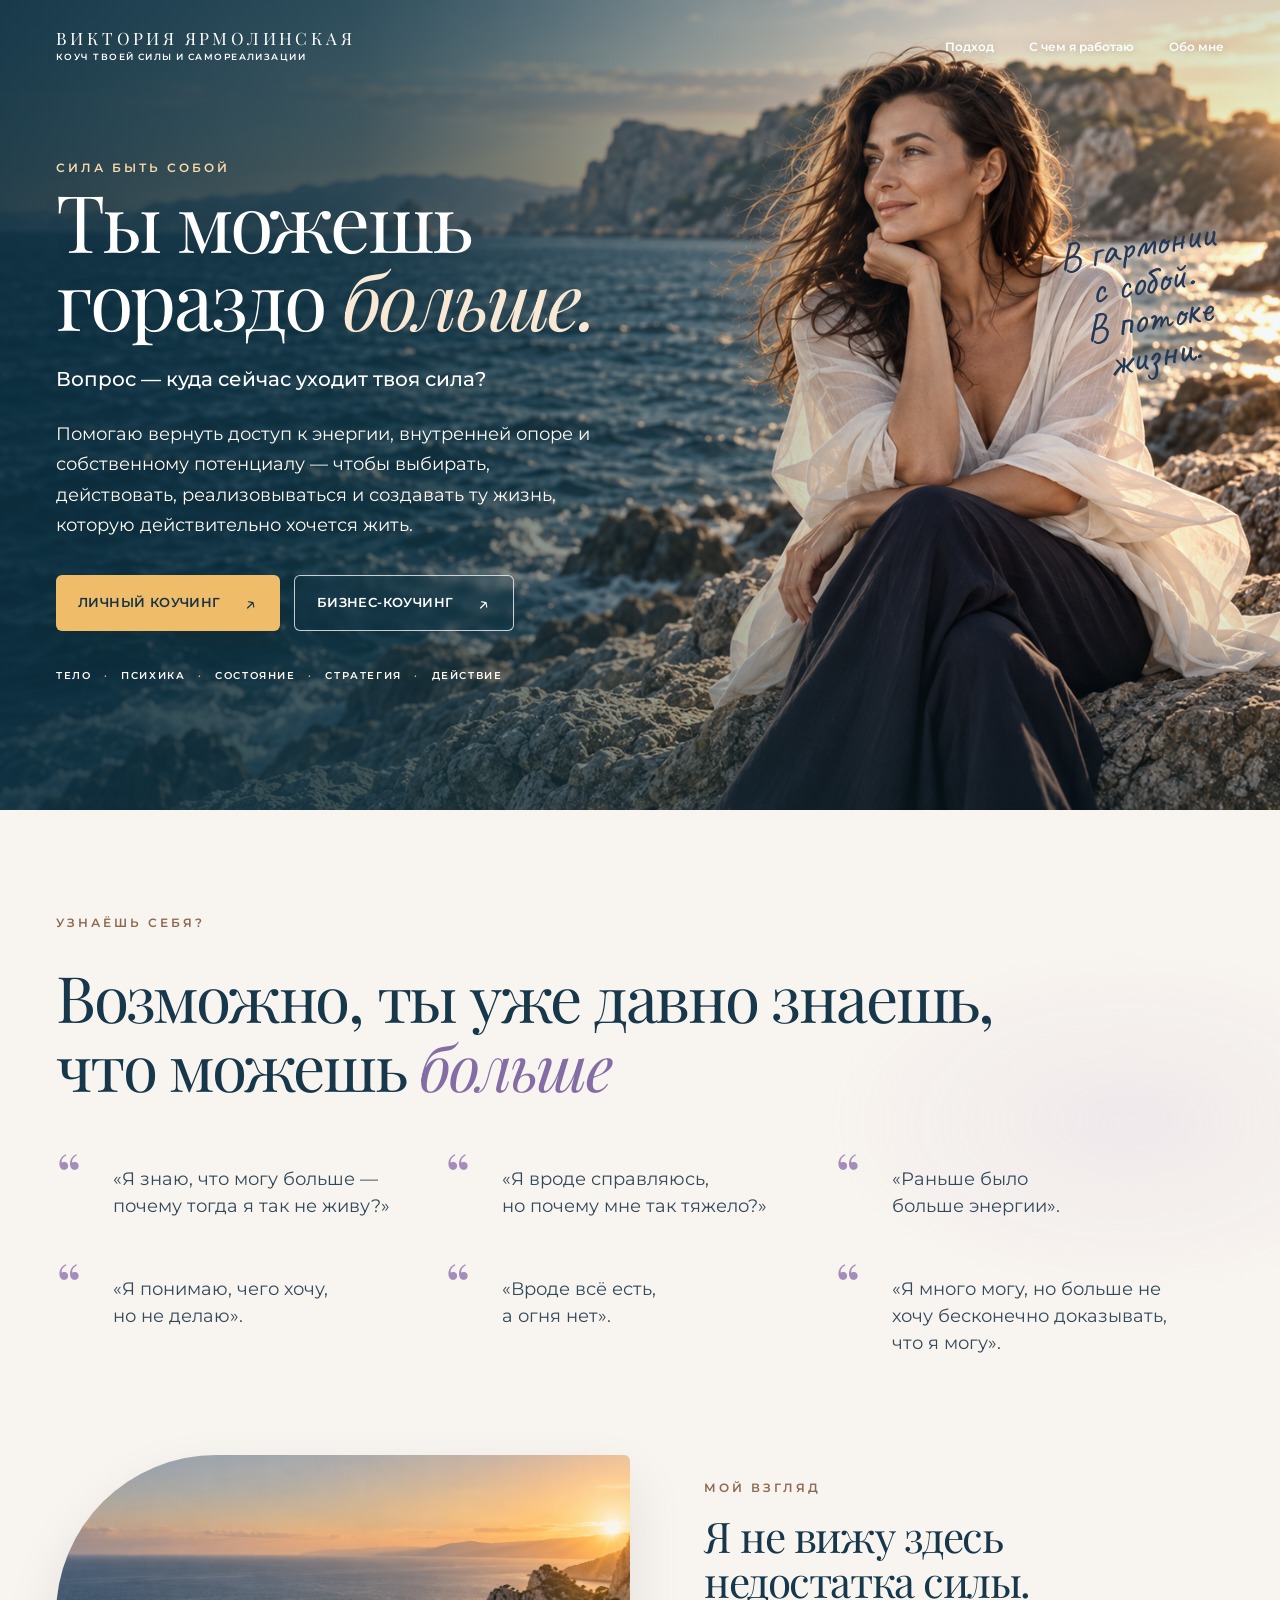
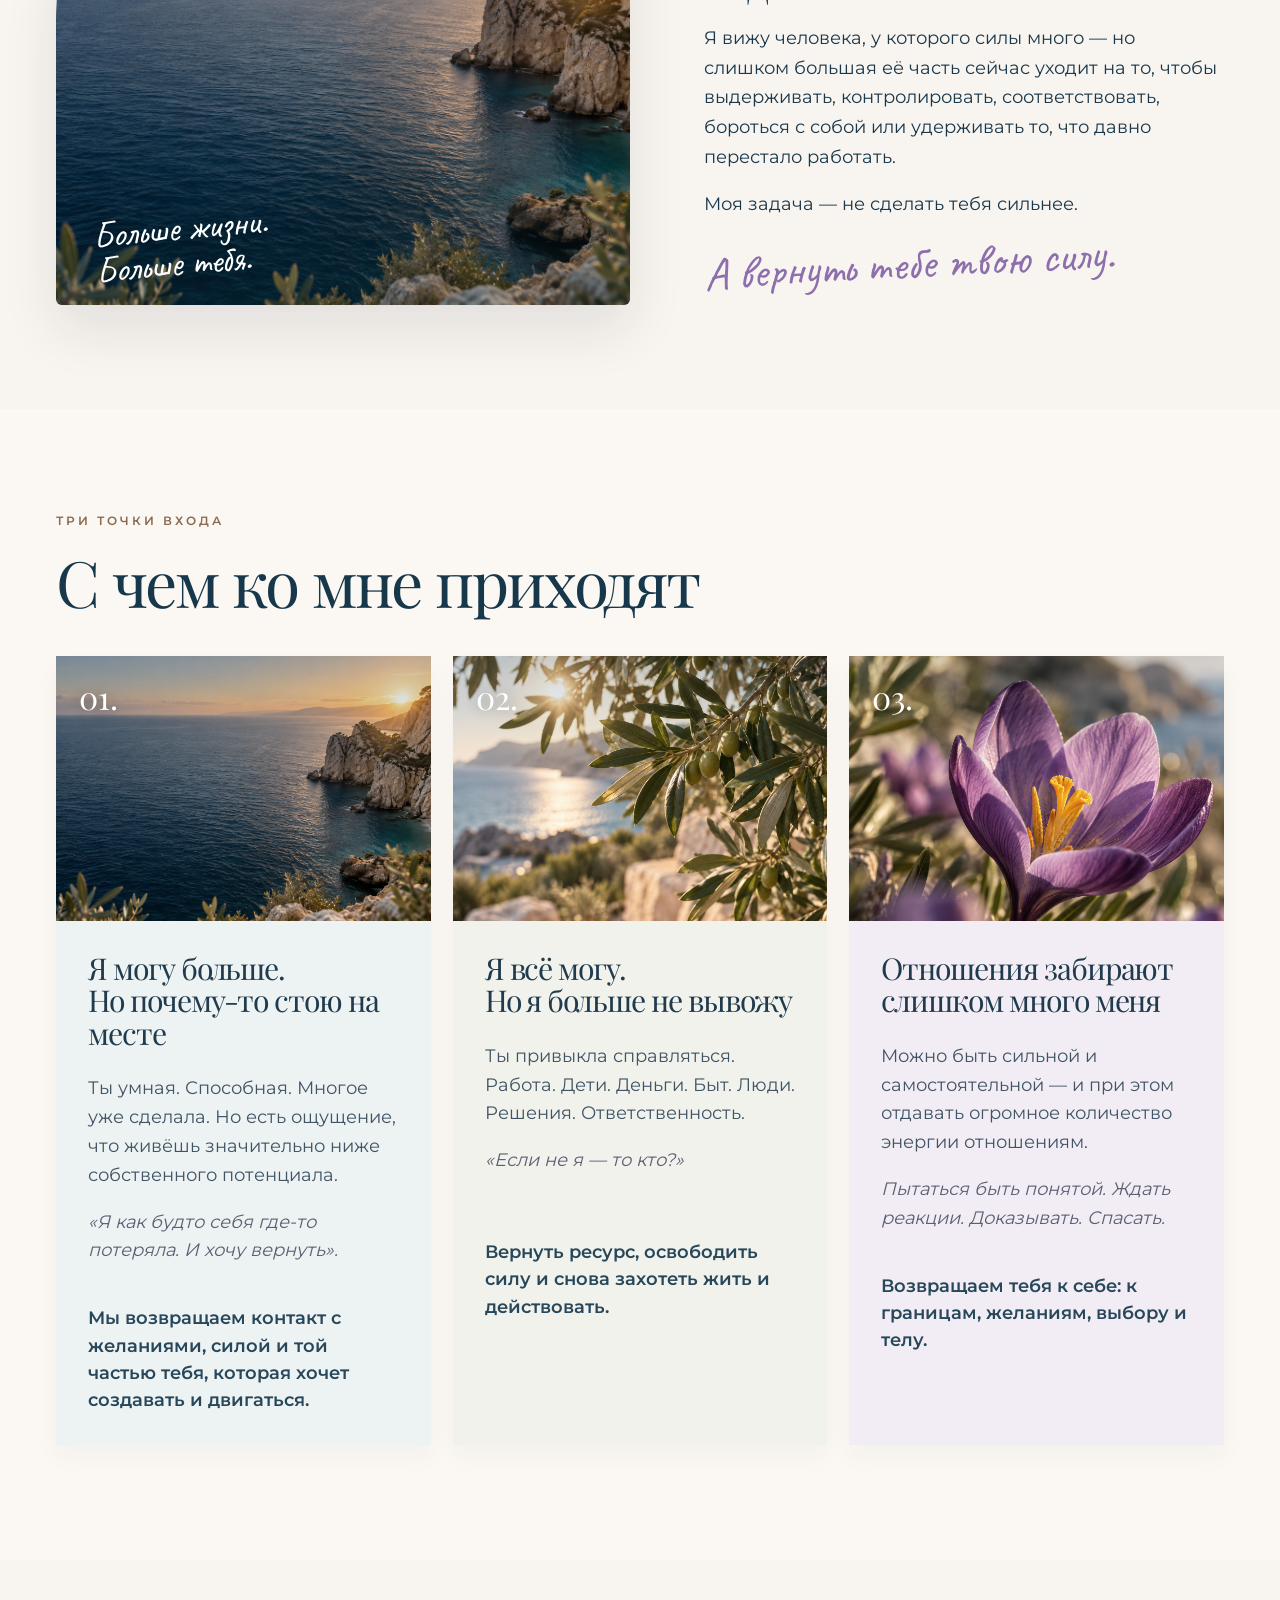
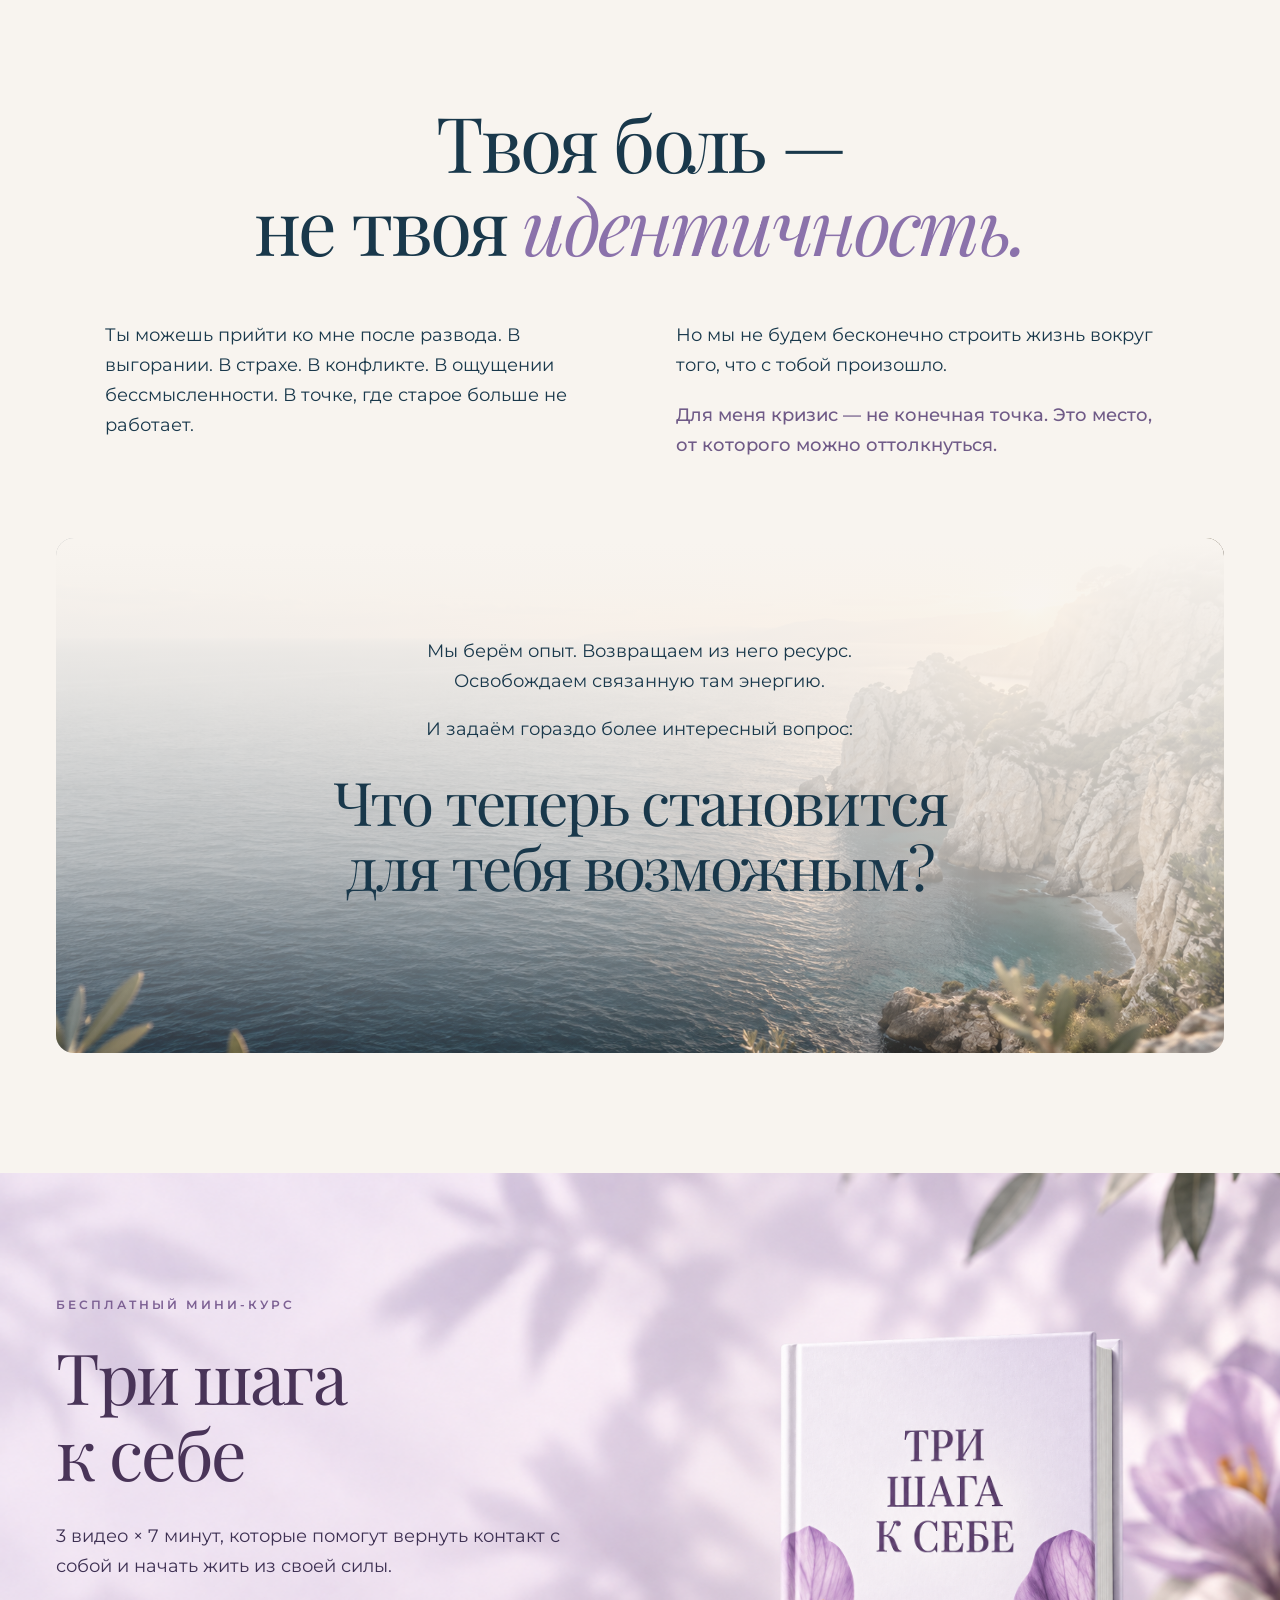
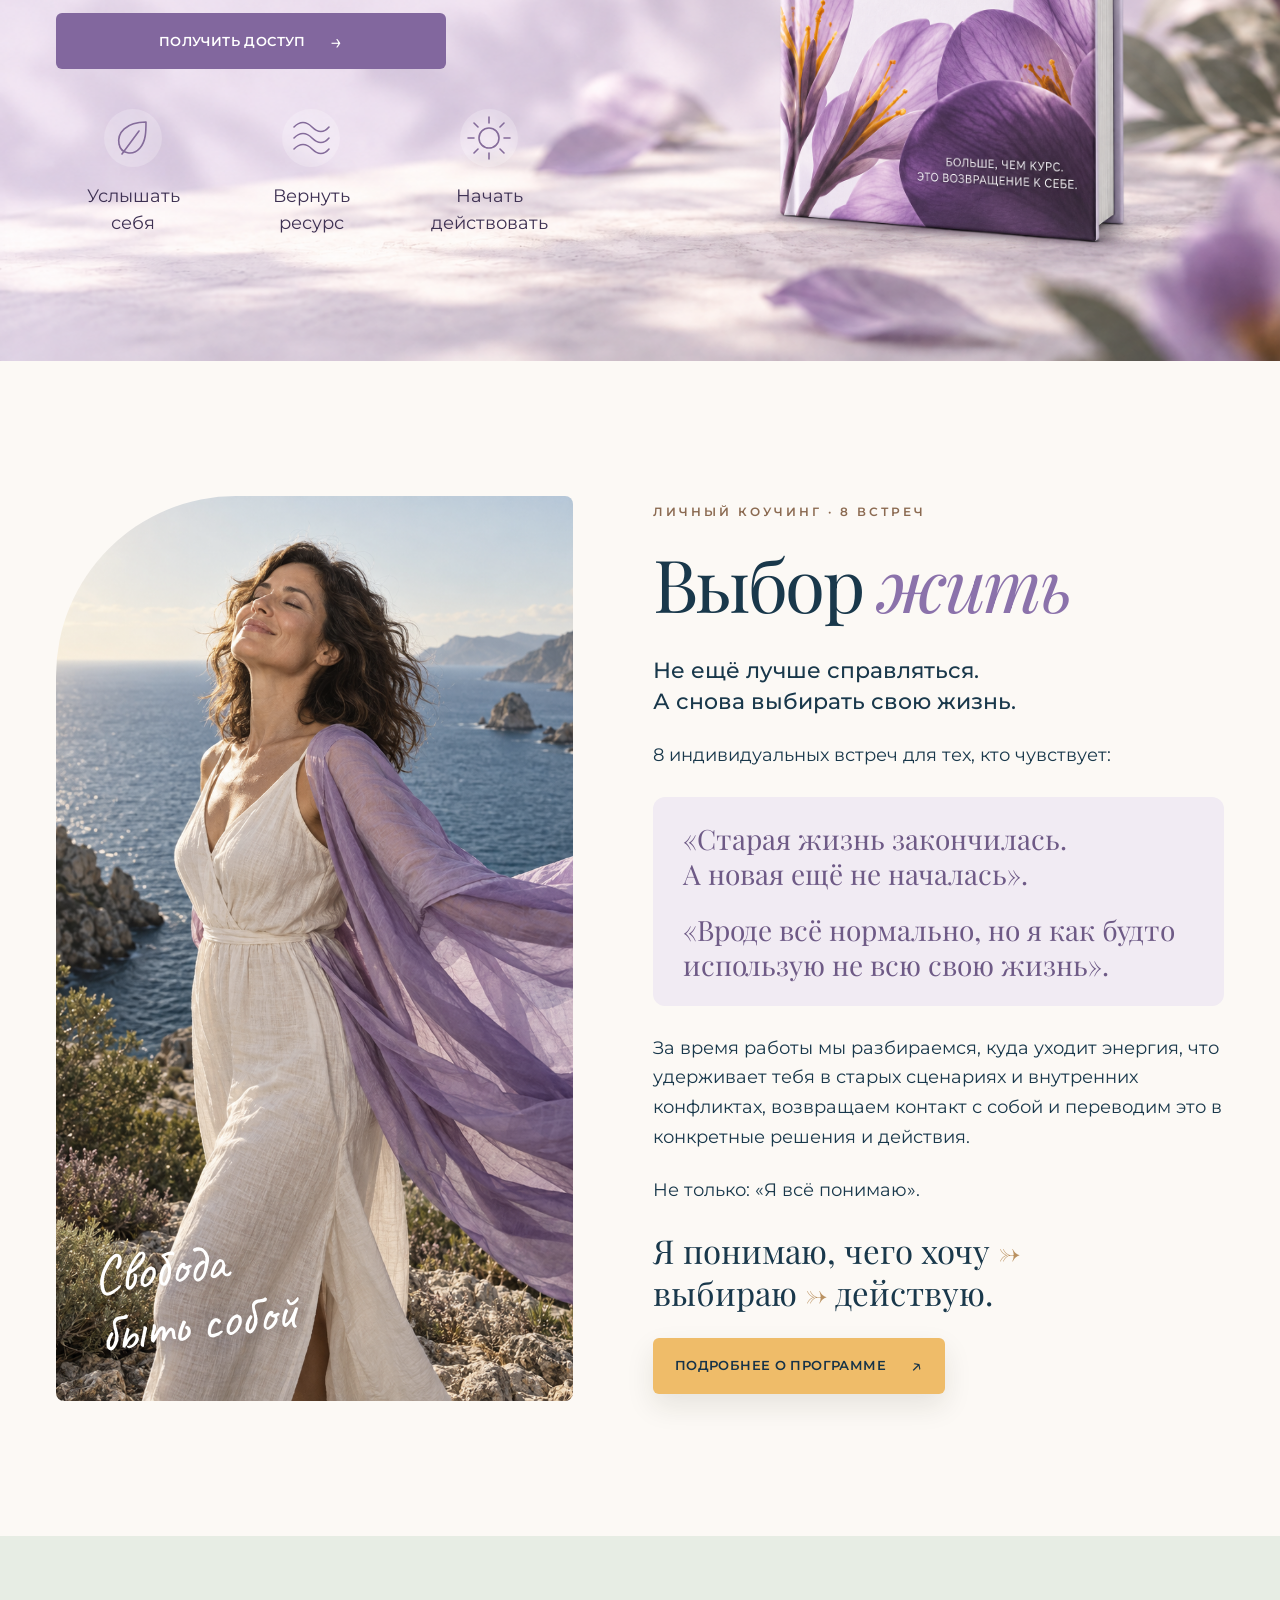
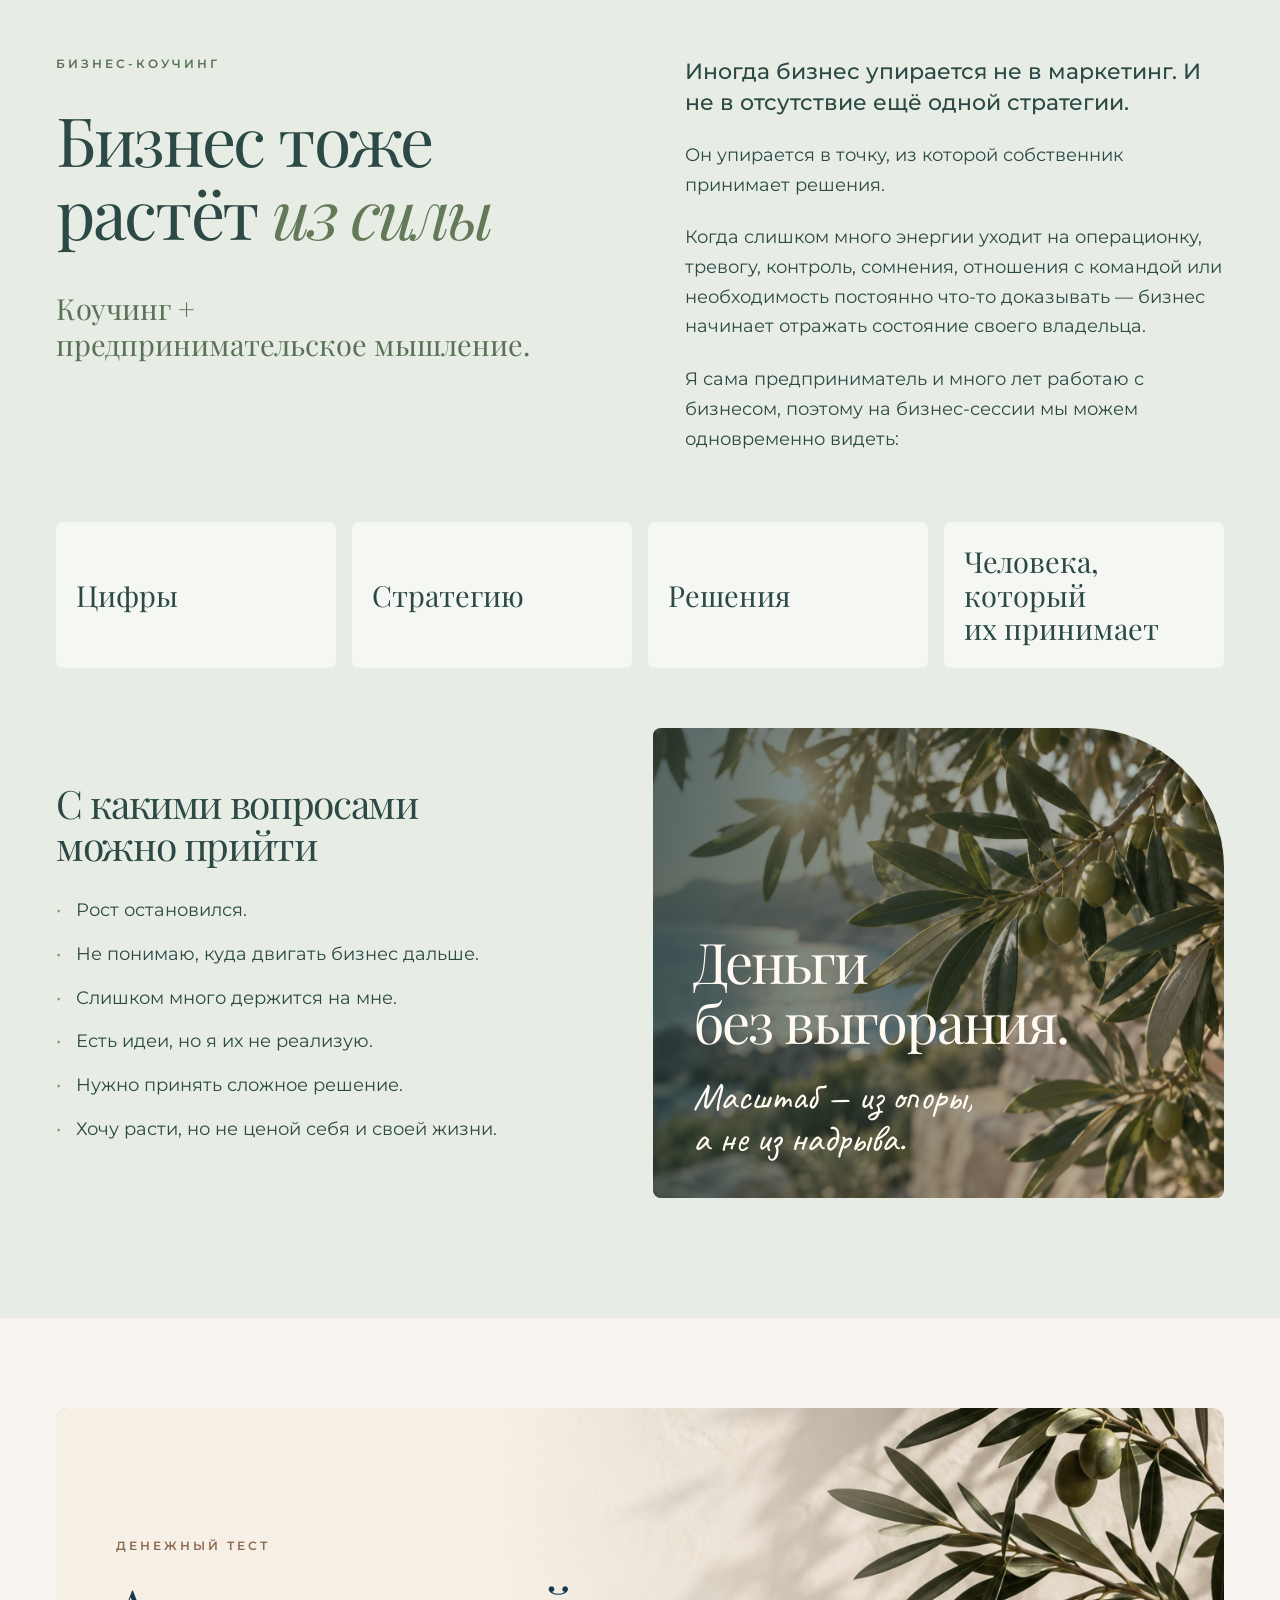
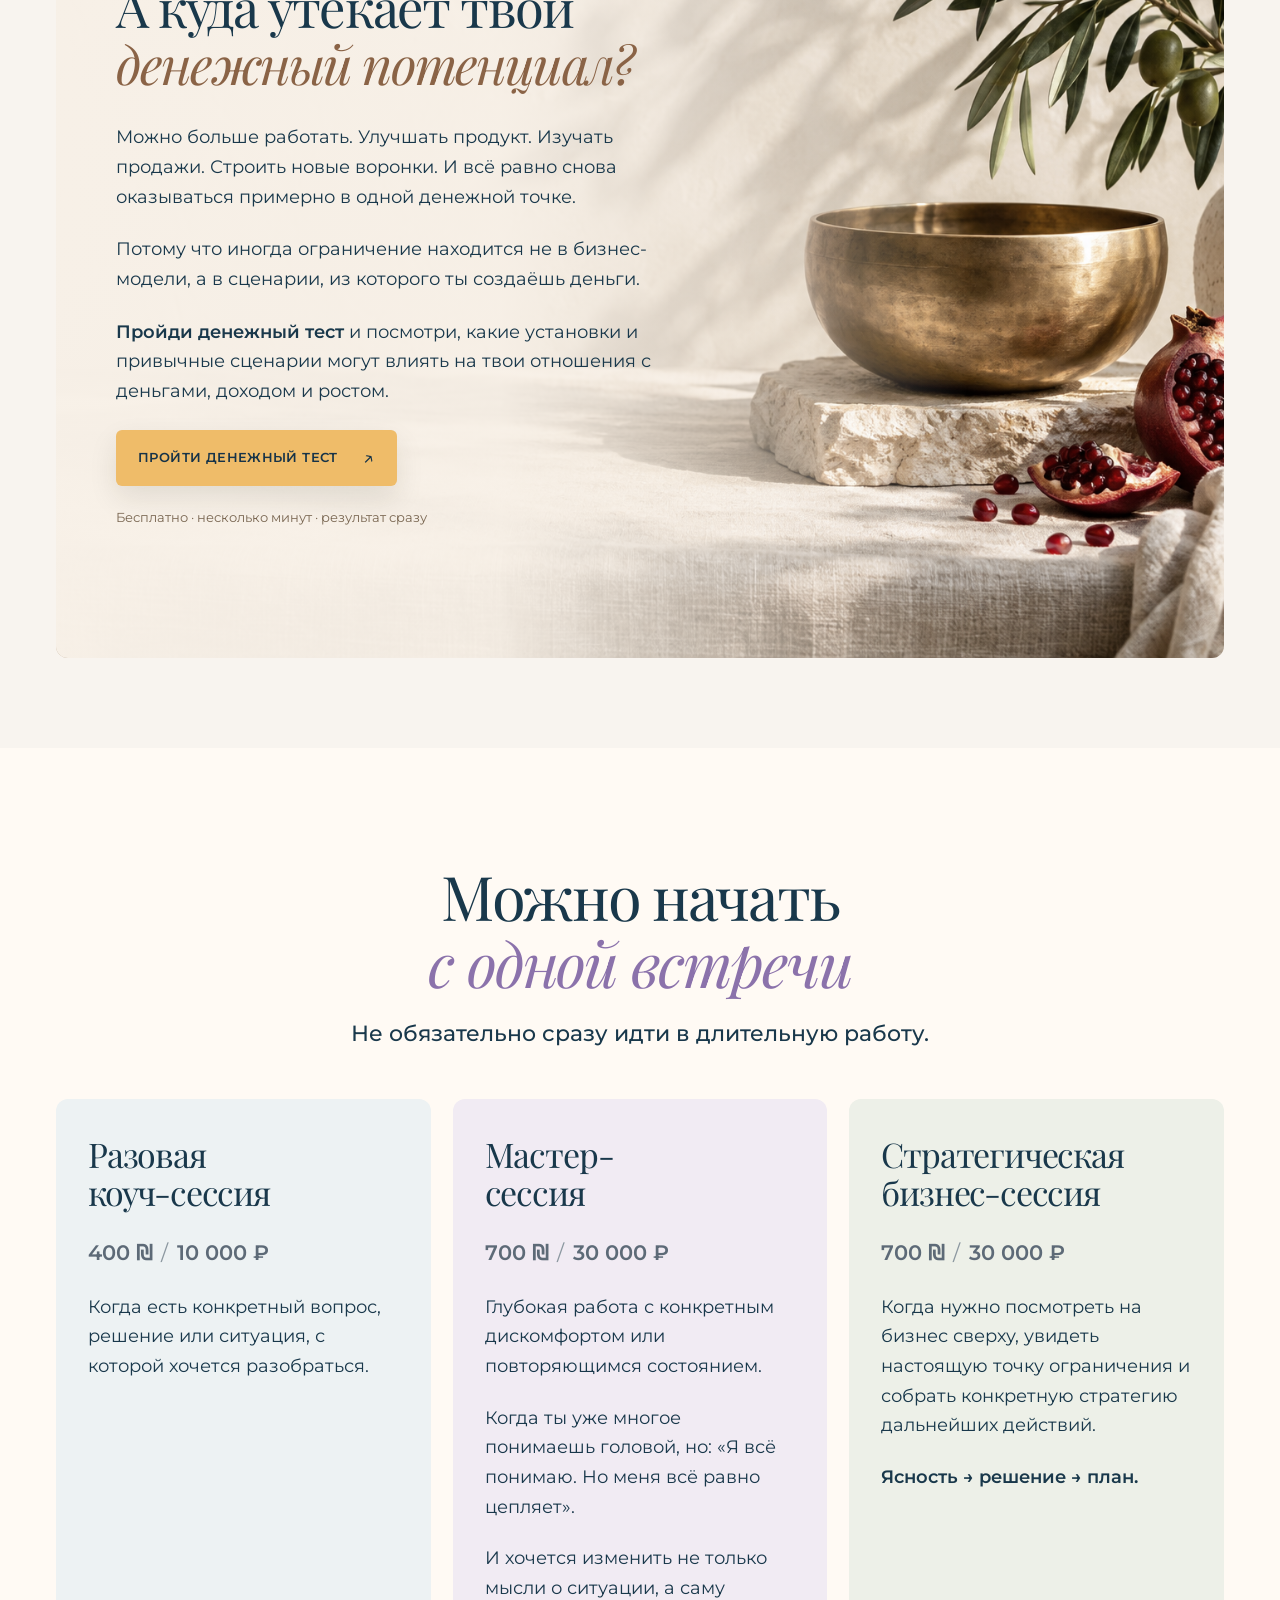
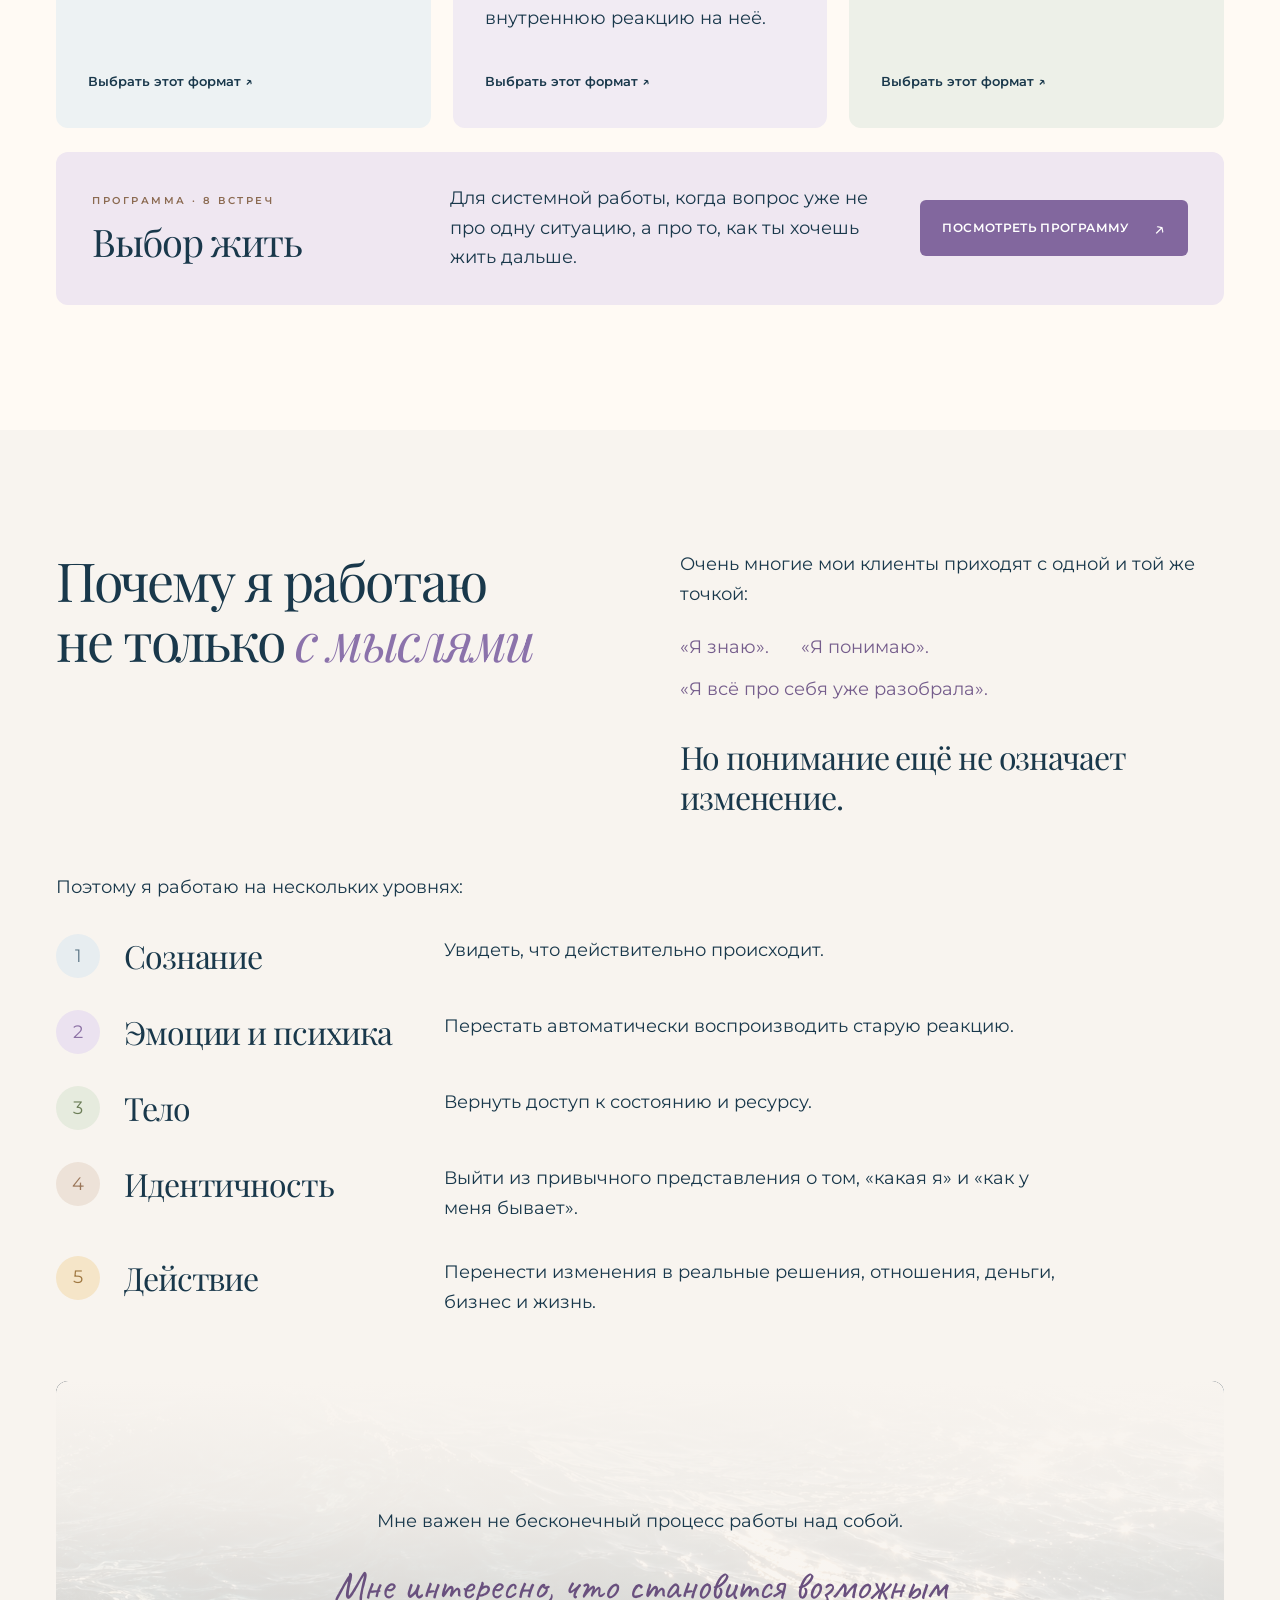
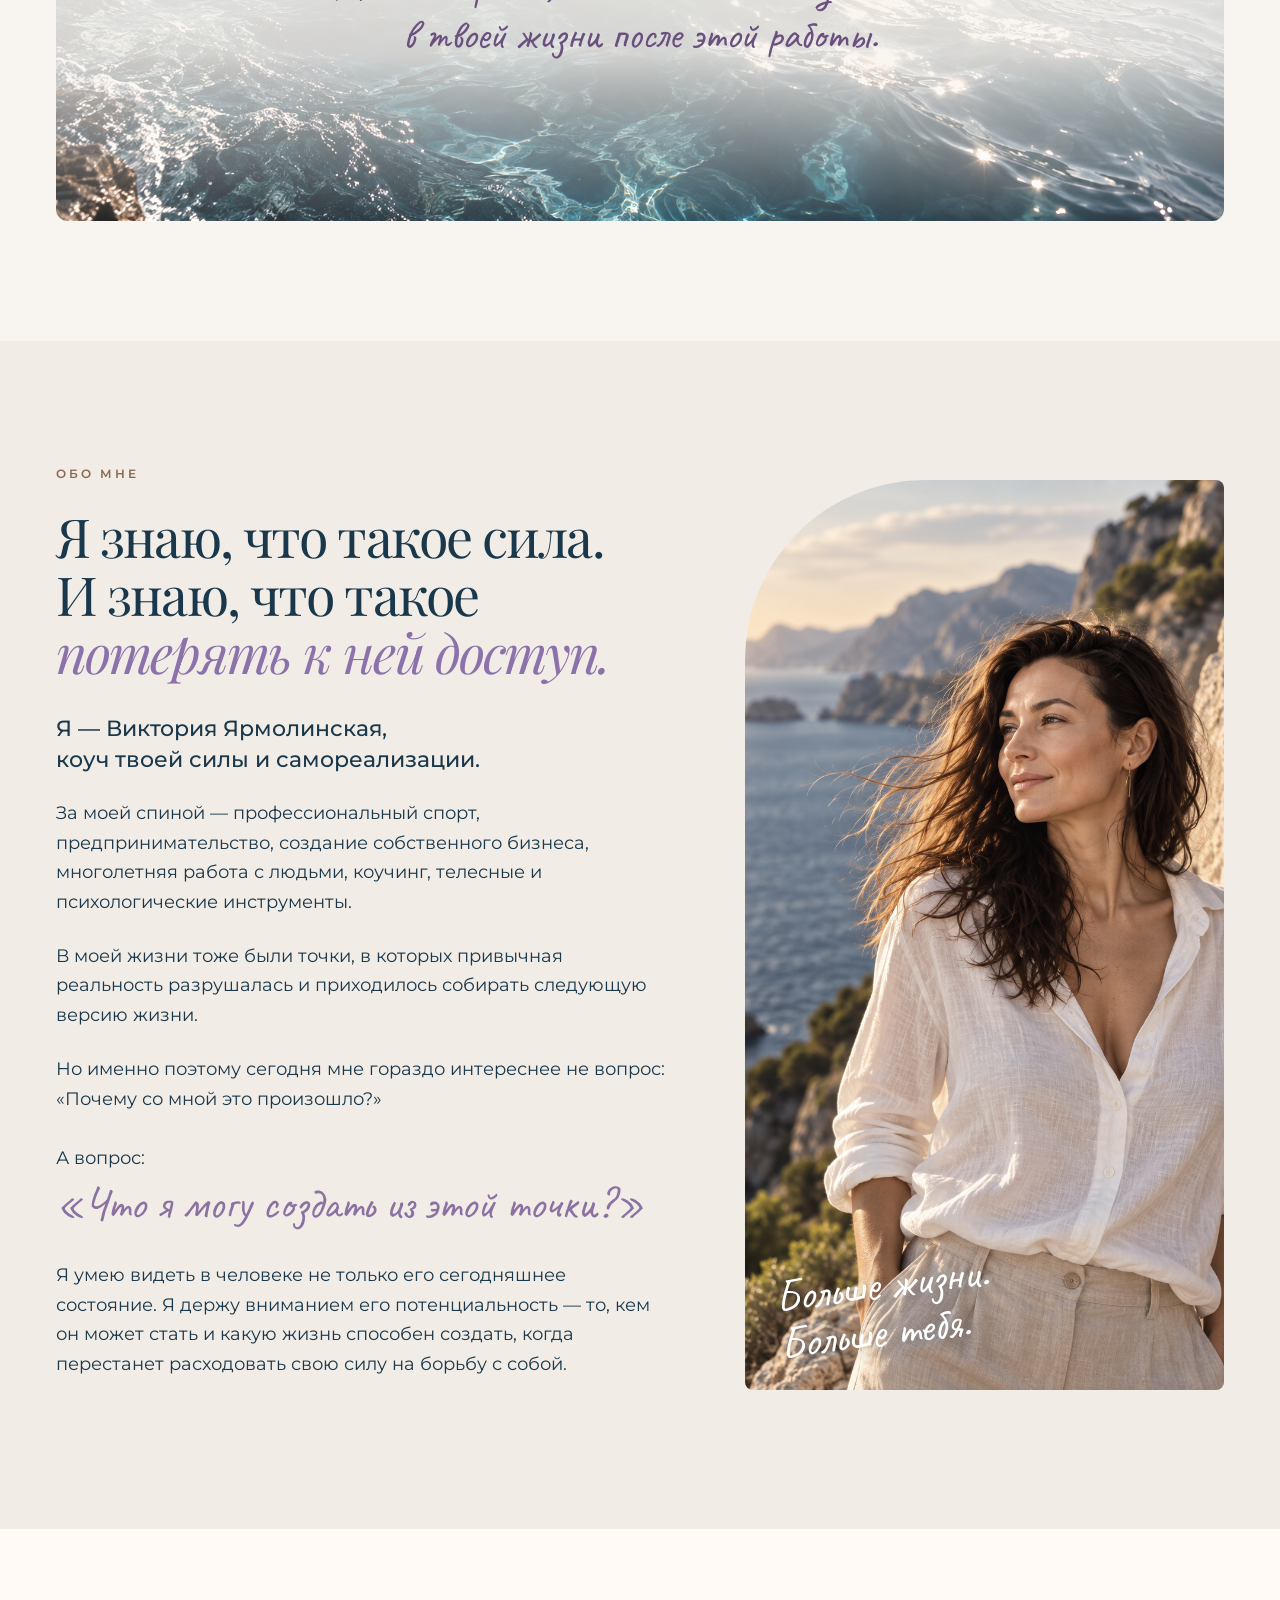
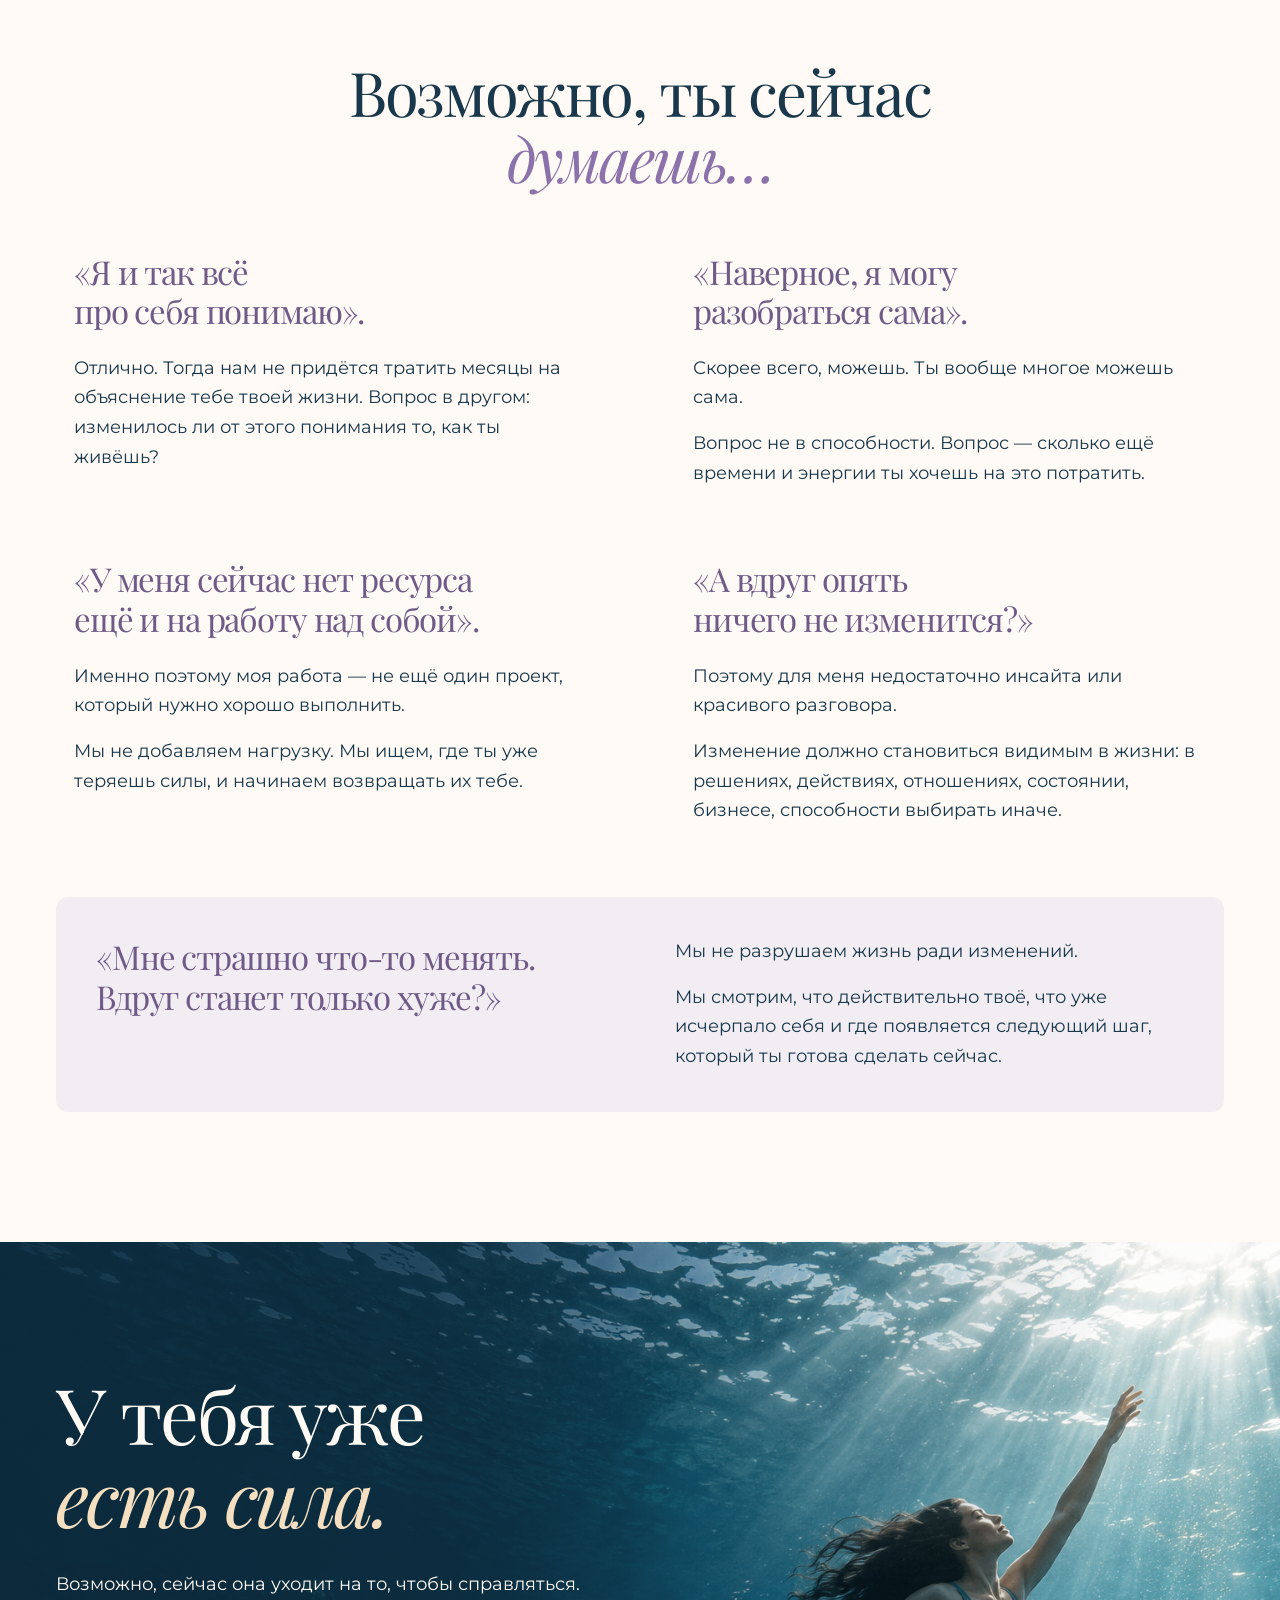
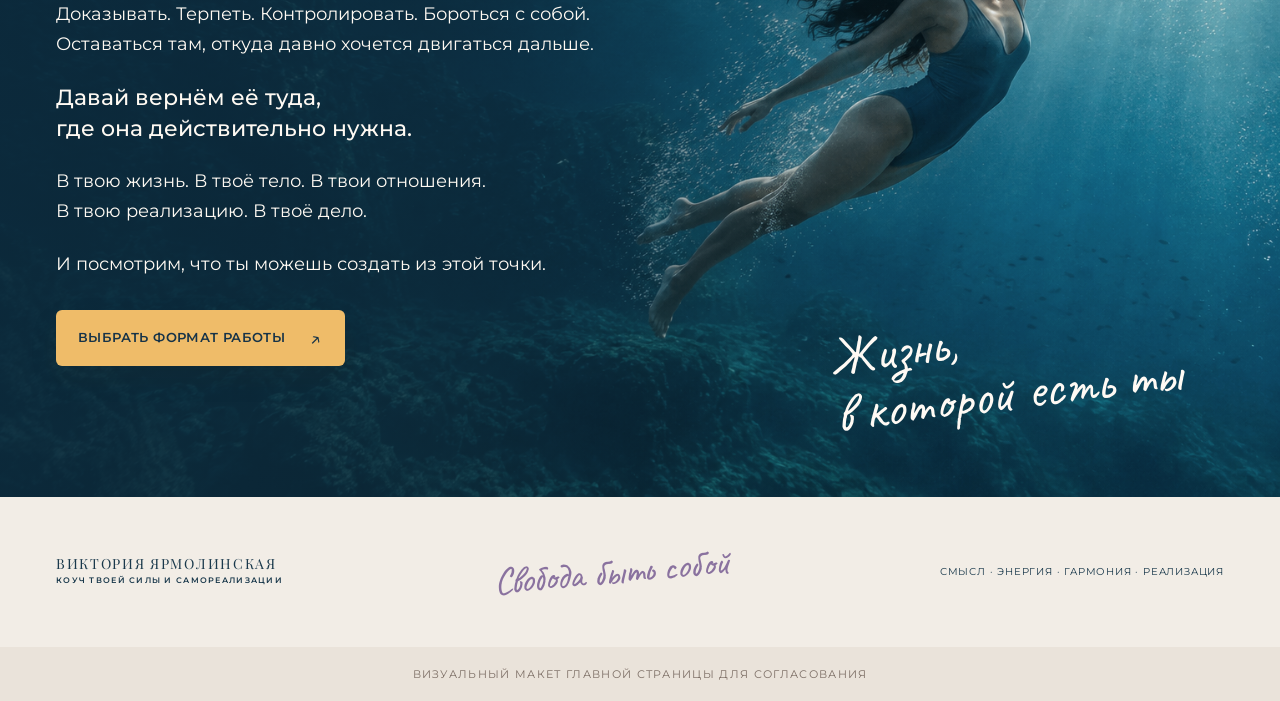
<file: design-preview/soft-direction.html>
<!doctype html>
<html lang="ru">
<head>
  <meta charset="utf-8">
  <meta name="viewport" content="width=device-width, initial-scale=1">
  <meta name="robots" content="noindex">
  <title>Виктория Ярмолинская — мягкое визуальное направление</title>
  <link rel="stylesheet" href="soft-direction.css">
</head>
<body>
  <!--
  THESIS: возвращение к своей силе через живые образы воды, света и движения.
  OWN-WORLD: молочный, морской синий, лаванда, шалфей и шафран; Playfair для заголовков,
  Montserrat для основного текста, Caveat для личных надписей. Без декоративных линий.
  STORY: узнать своё состояние, увидеть возможности, понять подход и выбрать формат.
  FIRST VIEWPORT: морской портрет справа, обещание и два действия слева.
  FORM: продолжение выбранного пользователем мягкого фотоцентричного макета.
  Это статичный визуальный макет всей главной для согласования дизайна.
  -->
  <main>
    <section class="hero" aria-labelledby="hero-title">
      <img class="hero__photo" src="../homepage-design-assets/hero.png" alt="Иллюстративный портрет женщины у моря" width="1672" height="941">
      <div class="hero__veil"></div>
      <header class="header wrap">
        <div class="brand" aria-label="Виктория Ярмолинская">
          <span class="brand__name">Виктория Ярмолинская</span>
          <span class="brand__sub">Коуч твоей силы и самореализации</span>
        </div>
        <div class="header__menu" aria-hidden="true"><span>Подход</span><span>С чем я работаю</span><span>Обо мне</span></div>
        <span class="header__menu-mobile" aria-hidden="true"><i></i><i></i></span>
      </header>
      <div class="hero__content wrap">
        <div class="hero__text">
          <span class="eyebrow eyebrow--light">Сила быть собой</span>
          <h1 id="hero-title">Ты можешь<br> гораздо <em>больше.</em></h1>
          <p class="hero__question">Вопрос — куда сейчас уходит твоя сила?</p>
          <p class="hero__lead">Помогаю вернуть доступ к энергии, внутренней опоре и собственному потенциалу — чтобы выбирать, действовать, реализовываться и создавать ту жизнь, которую действительно хочется жить.</p>
          <div class="hero__actions" aria-hidden="true">
            <span class="button button--sun">Личный коучинг <b>↗</b></span>
            <span class="button button--glass">Бизнес-коучинг <b>↗</b></span>
          </div>
          <p class="hero__meta">Тело <i>·</i> психика <i>·</i> состояние <i>·</i> стратегия <i>·</i> действие</p>
        </div>
        <p class="hero__hand">В гармонии<br> с собой.<br> В потоке<br> жизни.</p>
      </div>
    </section>

    <section class="recognition" aria-labelledby="recognition-title">
      <div class="wrap">
        <p class="eyebrow">Узнаёшь себя?</p>
        <h2 id="recognition-title">Возможно, ты уже давно знаешь,<br> что можешь <em>больше</em></h2>
        <div class="voices" aria-label="Знакомые мысли">
          <p>«Я знаю, что могу больше —<br> почему тогда я так не живу?»</p>
          <p>«Я вроде справляюсь,<br> но почему мне так тяжело?»</p>
          <p>«Раньше было<br> больше энергии».</p>
          <p>«Я понимаю, чего хочу,<br> но не делаю».</p>
          <p>«Вроде всё есть,<br> а огня нет».</p>
          <p>«Я много могу, но больше не хочу бесконечно доказывать, что я могу».</p>
        </div>
        <div class="recognition__turn">
          <div class="recognition__image">
            <img src="../homepage-design-assets/horizon.png" alt="Тёплый свет над морским горизонтом" width="1672" height="941">
            <span class="recognition__image-note">Больше жизни.<br> Больше тебя.</span>
          </div>
          <div class="recognition__answer">
            <p class="eyebrow">Мой взгляд</p>
            <h3>Я не вижу здесь<br> недостатка силы.</h3>
            <p>Я вижу человека, у которого силы много — но слишком большая её часть сейчас уходит на то, чтобы выдерживать, контролировать, соответствовать, бороться с собой или удерживать то, что давно перестало работать.</p>
            <p>Моя задача — не сделать тебя сильнее.</p>
            <p class="recognition__hand">А вернуть тебе твою силу.</p>
          </div>
        </div>
      </div>
    </section>

    <section class="requests" aria-labelledby="requests-title">
      <div class="wrap">
        <p class="eyebrow">Три точки входа</p>
        <div class="section-heading"><h2 id="requests-title">С чем ко мне приходят</h2></div>
        <div class="request-grid">
          <article class="request-card request-card--sea">
            <div class="request-card__image"><img src="../homepage-design-assets/horizon.png" alt="Открытый морской горизонт" width="1672" height="941"><span>01.</span></div>
            <div class="request-card__body">
              <h3>Я могу больше.<br> Но почему-то стою на месте</h3>
              <p>Ты умная. Способная. Многое уже сделала. Но есть ощущение, что живёшь значительно ниже собственного потенциала.</p>
              <p class="request-card__quote">«Я как будто себя где-то потеряла. И хочу вернуть».</p>
              <div class="request-card__answer">Мы возвращаем контакт с желаниями, силой и той частью тебя, которая хочет создавать и двигаться.</div>
            </div>
          </article>
          <article class="request-card request-card--sage">
            <div class="request-card__image"><img src="../homepage-design-assets/olive.png" alt="Оливковые листья в тёплом солнечном свете" width="1536" height="1024"><span>02.</span></div>
            <div class="request-card__body">
              <h3>Я всё могу.<br> Но я больше не вывожу</h3>
              <p>Ты привыкла справляться. Работа. Дети. Деньги. Быт. Люди. Решения. Ответственность.</p>
              <p class="request-card__quote">«Если не я — то кто?»</p>
              <div class="request-card__answer">Вернуть ресурс, освободить силу и снова захотеть жить и действовать.</div>
            </div>
          </article>
          <article class="request-card request-card--lavender">
            <div class="request-card__image"><img src="../homepage-design-assets/crocus.png" alt="Лавандовый цветок крупным планом" width="1536" height="1024"><span>03.</span></div>
            <div class="request-card__body">
              <h3>Отношения забирают<br> слишком много меня</h3>
              <p>Можно быть сильной и самостоятельной — и при этом отдавать огромное количество энергии отношениям.</p>
              <p class="request-card__quote">Пытаться быть понятой. Ждать реакции. Доказывать. Спасать.</p>
              <div class="request-card__answer">Возвращаем тебя к себе: к границам, желаниям, выбору и телу.</div>
            </div>
          </article>
        </div>
      </div>
    </section>
    <section class="meaning" aria-labelledby="meaning-title">
      <div class="wrap">
        <h2 id="meaning-title">Твоя боль —<br> не твоя <em>идентичность.</em></h2>
        <div class="meaning__story">
          <p>Ты можешь прийти ко мне после развода. В выгорании. В страхе. В конфликте. В ощущении бессмысленности. В точке, где старое больше не работает.</p>
          <div><p>Но мы не будем бесконечно строить жизнь вокруг того, что с тобой произошло.</p><p class="meaning__turn">Для меня кризис — не конечная точка. Это место, от которого можно оттолкнуться.</p></div>
        </div>
        <div class="meaning__opening">
          <img src="../homepage-design-assets/horizon.png" alt="Солнечный свет открывает морской горизонт" width="1672" height="941" loading="lazy">
          <div class="meaning__opening-copy"><p>Мы берём опыт. Возвращаем из него ресурс.<br> Освобождаем связанную там энергию.</p><p>И задаём гораздо более интересный вопрос:</p><h3>Что теперь становится<br> для тебя возможным?</h3></div>
        </div>
      </div>
    </section>

    <section class="course" id="course" aria-labelledby="course-title">
      <img class="course__scene" src="assets/course-background.png" alt="" width="1536" height="1024" loading="lazy">
      <div class="wrap course__grid">
        <div class="course__copy">
          <p class="eyebrow">Бесплатный мини-курс</p>
          <h2 id="course-title">Три шага<br> к себе</h2>
          <p>3 видео × 7 минут, которые помогут вернуть контакт с собой и начать жить из своей силы.</p>
          <span class="button button--lavender" aria-hidden="true">Получить доступ <b>→</b></span>
          <ul class="course__steps">
            <li><svg viewBox="0 0 48 48" aria-hidden="true"><path d="M37 8C17 8 8 19 10 30c2 10 14 12 21 4 6-7 6-17 6-26Z"/><path d="M13 40 30 17"/></svg><span>Услышать<br> себя</span></li>
            <li><svg viewBox="0 0 48 48" aria-hidden="true"><path d="M7 13c6-6 12-6 18 0s12 6 17 0M7 24c6-6 12-6 18 0s12 6 17 0M7 35c6-6 12-6 18 0s12 6 17 0"/></svg><span>Вернуть<br> ресурс</span></li>
            <li><svg viewBox="0 0 48 48" aria-hidden="true"><circle cx="24" cy="24" r="10"/><path d="M24 3v6m0 30v6M3 24h6m30 0h6M9 9l4 4m22 22 4 4M9 39l4-4m22-22 4-4"/></svg><span>Начать<br> действовать</span></li>
          </ul>
        </div>
        <figure class="course__art"><img src="assets/course-book.png" alt="Обложка мини-курса «Три шага к себе»" width="1024" height="1536" loading="lazy"></figure>
      </div>
    </section>

    <section class="personal" aria-labelledby="personal-title">
      <div class="wrap personal__grid">
        <figure class="personal__photo"><img src="../homepage-design-assets/freedom.png" alt="Иллюстративный образ свободы: женщина и лавандовая ткань у моря" width="1122" height="1402" loading="lazy"><figcaption class="hand">Свобода<br> быть собой</figcaption></figure>
        <div class="personal__copy">
          <p class="eyebrow">Личный коучинг · 8 встреч</p>
          <h2 id="personal-title">Выбор <em>жить</em></h2>
          <p class="section-lead">Не ещё лучше справляться.<br> А снова выбирать свою жизнь.</p>
          <p>8 индивидуальных встреч для тех, кто чувствует:</p>
          <div class="personal__voices"><p>«Старая жизнь закончилась.<br> А новая ещё не началась».</p><p>«Вроде всё нормально, но я как будто использую не всю свою жизнь».</p></div>
          <p>За время работы мы разбираемся, куда уходит энергия, что удерживает тебя в старых сценариях и внутренних конфликтах, возвращаем контакт с собой и переводим это в конкретные решения и действия.</p>
          <p>Не только: «Я всё понимаю».</p>
          <p class="personal__result">Я понимаю, чего хочу <span>→</span><br> выбираю <span>→</span> действую.</p>
          <span class="button button--sun" aria-hidden="true">Подробнее о программе <b>↗</b></span>
        </div>
      </div>
    </section>

    <section class="business" aria-labelledby="business-title">
      <div class="wrap">
        <div class="business__intro">
          <div><p class="eyebrow">Бизнес-коучинг</p><h2 id="business-title">Бизнес тоже<br> растёт <em>из силы</em></h2><p class="business__statement">Коучинг +<br> предпринимательское мышление.</p></div>
          <div class="business__copy"><p class="section-lead">Иногда бизнес упирается не в маркетинг. И не в отсутствие ещё одной стратегии.</p><p>Он упирается в точку, из которой собственник принимает решения.</p><p>Когда слишком много энергии уходит на операционку, тревогу, контроль, сомнения, отношения с командой или необходимость постоянно что-то доказывать — бизнес начинает отражать состояние своего владельца.</p><p>Я сама предприниматель и много лет работаю с бизнесом, поэтому на бизнес-сессии мы можем одновременно видеть:</p></div>
        </div>
        <div class="business__lens"><span>Цифры</span><span>Стратегию</span><span>Решения</span><span>Человека, который<br> их принимает</span></div>
        <div class="business__bottom">
          <div><h3>С какими вопросами<br> можно прийти</h3><ul class="business__requests"><li>Рост остановился.</li><li>Не понимаю, куда двигать бизнес дальше.</li><li>Слишком много держится на мне.</li><li>Есть идеи, но я их не реализую.</li><li>Нужно принять сложное решение.</li><li>Хочу расти, но не ценой себя и своей жизни.</li></ul></div>
          <figure class="business__image"><img src="../homepage-design-assets/olive.png" alt="Оливковая ветвь в лучах солнца" width="1536" height="1024" loading="lazy"><figcaption><h3>Деньги<br> без выгорания.</h3><span class="hand">Масштаб — из опоры,<br> а не из надрыва.</span></figcaption></figure>
        </div>
      </div>
    </section>

    <section class="money" aria-labelledby="money-title">
      <div class="wrap money__panel">
        <img class="money__image" src="../homepage-design-assets/money.png" alt="Тёплый натюрморт с гранатом, чашей и оливковой ветвью" width="1536" height="1024" loading="lazy">
        <div class="money__copy"><p class="eyebrow">Денежный тест</p><h2 id="money-title">А куда утекает твой<br> <em>денежный потенциал?</em></h2><p>Можно больше работать. Улучшать продукт. Изучать продажи. Строить новые воронки. И всё равно снова оказываться примерно в одной денежной точке.</p><p>Потому что иногда ограничение находится не в бизнес-модели, а в сценарии, из которого ты создаёшь деньги.</p><p><strong>Пройди денежный тест</strong> и посмотри, какие установки и привычные сценарии могут влиять на твои отношения с деньгами, доходом и ростом.</p><span class="button button--sun" aria-hidden="true">Пройти денежный тест <b>↗</b></span><p class="money__meta">Бесплатно · несколько минут · результат сразу</p></div>
      </div>
    </section>

    <section class="formats" aria-labelledby="formats-title">
      <div class="wrap"><h2 id="formats-title">Можно начать<br> <em>с одной встречи</em></h2><p class="section-lead">Не обязательно сразу идти в длительную работу.</p>
        <div class="format-grid">
          <article class="format"><h3>Разовая<br> коуч-сессия</h3><p class="format__price">400 ₪ <span>/</span> 10 000 ₽</p><p>Когда есть конкретный вопрос, решение или ситуация, с которой хочется разобраться.</p><span class="format__action" aria-hidden="true">Выбрать этот формат ↗</span></article>
          <article class="format format--lavender"><h3>Мастер-<br> сессия</h3><p class="format__price">700 ₪ <span>/</span> 30 000 ₽</p><p>Глубокая работа с конкретным дискомфортом или повторяющимся состоянием.</p><p>Когда ты уже многое понимаешь головой, но: «Я всё понимаю. Но меня всё равно цепляет».</p><p>И хочется изменить не только мысли о ситуации, а саму внутреннюю реакцию на неё.</p><span class="format__action" aria-hidden="true">Выбрать этот формат ↗</span></article>
          <article class="format format--sage"><h3>Стратегическая<br> бизнес-сессия</h3><p class="format__price">700 ₪ <span>/</span> 30 000 ₽</p><p>Когда нужно посмотреть на бизнес сверху, увидеть настоящую точку ограничения и собрать конкретную стратегию дальнейших действий.</p><p class="format__result">Ясность → решение → план.</p><span class="format__action" aria-hidden="true">Выбрать этот формат ↗</span></article>
        </div>
        <article class="format-program"><div><p class="eyebrow">Программа · 8 встреч</p><h3>Выбор жить</h3></div><p>Для системной работы, когда вопрос уже не про одну ситуацию, а про то, как ты хочешь жить дальше.</p><span class="button button--lavender" aria-hidden="true">Посмотреть программу <b>↗</b></span></article>
      </div>
    </section>

    <section class="approach" id="approach" aria-labelledby="approach-title">
      <div class="wrap">
        <div class="approach__opening">
          <h2 id="approach-title">Почему я работаю<br> не только <span>с мыслями</span></h2>
          <div class="approach__intro">
            <p>Очень многие мои клиенты приходят с одной и той же точкой:</p>
            <p class="approach__voices"><span>«Я знаю».</span><span>«Я понимаю».</span><span>«Я всё про себя уже разобрала».</span></p>
            <p class="approach__insight">Но понимание ещё не означает изменение.</p>
          </div>
        </div>
        <div class="approach__levels"><p>Поэтому я работаю на нескольких уровнях:</p><ol>
          <li><span>1</span><div><h3>Сознание</h3><p>Увидеть, что действительно происходит.</p></div></li>
          <li><span>2</span><div><h3>Эмоции и психика</h3><p>Перестать автоматически воспроизводить старую реакцию.</p></div></li>
          <li><span>3</span><div><h3>Тело</h3><p>Вернуть доступ к состоянию и ресурсу.</p></div></li>
          <li><span>4</span><div><h3>Идентичность</h3><p>Выйти из привычного представления о том, «какая я» и «как у меня бывает».</p></div></li>
          <li><span>5</span><div><h3>Действие</h3><p>Перенести изменения в реальные решения, отношения, деньги, бизнес и жизнь.</p></div></li>
        </ol></div>
        <div class="approach__closing">
          <img src="../homepage-design-assets/water.png" alt="" width="1536" height="1024" loading="lazy">
          <div class="approach__closing-copy"><p>Мне важен не бесконечный процесс работы над собой.</p><p class="approach__statement">Мне интересно, что становится возможным<br> в твоей жизни после этой работы.</p></div>
        </div>
      </div>
    </section>

    <section class="about" aria-labelledby="about-title">
      <div class="wrap about__grid">
        <div class="about__copy"><p class="eyebrow">Обо мне</p><h2 id="about-title">Я знаю, что такое сила.<br> И знаю, что такое<br> <em>потерять к ней доступ.</em></h2><p class="section-lead">Я — Виктория Ярмолинская,<br> коуч твоей силы и самореализации.</p><p>За моей спиной — профессиональный спорт, предпринимательство, создание собственного бизнеса, многолетняя работа с людьми, коучинг, телесные и психологические инструменты.</p><p>В моей жизни тоже были точки, в которых привычная реальность разрушалась и приходилось собирать следующую версию жизни.</p><p>Но именно поэтому сегодня мне гораздо интереснее не вопрос: «Почему со мной это произошло?»</p><p class="about__question">А вопрос:<br> <span class="hand">«Что я могу создать из этой точки?»</span></p><p>Я умею видеть в человеке не только его сегодняшнее состояние. Я держу вниманием его потенциальность — то, кем он может стать и какую жизнь способен создать, когда перестанет расходовать свою силу на борьбу с собой.</p></div>
        <figure class="about__photo"><img src="../homepage-design-assets/portrait.png" alt="Иллюстративный портрет женщины на морском берегу" width="1024" height="1536" loading="lazy"><figcaption class="hand">Больше жизни.<br> Больше тебя.</figcaption></figure>
      </div>
    </section>

    <section class="questions" aria-labelledby="questions-title">
      <div class="wrap"><h2 id="questions-title">Возможно, ты сейчас<br> <em>думаешь…</em></h2><div class="questions__grid">
        <article><h3>«Я и так всё<br> про себя понимаю».</h3><p>Отлично. Тогда нам не придётся тратить месяцы на объяснение тебе твоей жизни. Вопрос в другом: изменилось ли от этого понимания то, как ты живёшь?</p></article>
        <article><h3>«Наверное, я могу<br> разобраться сама».</h3><p>Скорее всего, можешь. Ты вообще многое можешь сама.</p><p>Вопрос не в способности. Вопрос — сколько ещё времени и энергии ты хочешь на это потратить.</p></article>
        <article><h3>«У меня сейчас нет ресурса<br> ещё и на работу над собой».</h3><p>Именно поэтому моя работа — не ещё один проект, который нужно хорошо выполнить.</p><p>Мы не добавляем нагрузку. Мы ищем, где ты уже теряешь силы, и начинаем возвращать их тебе.</p></article>
        <article><h3>«А вдруг опять<br> ничего не изменится?»</h3><p>Поэтому для меня недостаточно инсайта или красивого разговора.</p><p>Изменение должно становиться видимым в жизни: в решениях, действиях, отношениях, состоянии, бизнесе, способности выбирать иначе.</p></article>
        <article class="questions__last"><h3>«Мне страшно что-то менять.<br> Вдруг станет только хуже?»</h3><div><p>Мы не разрушаем жизнь ради изменений.</p><p>Мы смотрим, что действительно твоё, что уже исчерпало себя и где появляется следующий шаг, который ты готова сделать сейчас.</p></div></article>
      </div></div>
    </section>

    <section class="closing" aria-labelledby="closing-title">
      <img class="closing__image" src="../homepage-design-assets/movement.png" alt="Женщина в морской воде движется навстречу солнечному свету" width="1536" height="1024" loading="lazy">
      <div class="wrap closing__inner"><div class="closing__copy"><h2 id="closing-title">У тебя уже<br> <em>есть сила.</em></h2><p>Возможно, сейчас она уходит на то, чтобы справляться. Доказывать. Терпеть. Контролировать. Бороться с собой. Оставаться там, откуда давно хочется двигаться дальше.</p><p class="section-lead">Давай вернём её туда,<br> где она действительно нужна.</p><p>В твою жизнь. В твоё тело. В твои отношения.<br> В твою реализацию. В твоё дело.</p><p>И посмотрим, что ты можешь создать из этой точки.</p><span class="button button--sun" aria-hidden="true">Выбрать формат работы <b>↗</b></span></div><span class="hand closing__hand">Жизнь,<br> в которой есть ты</span></div>
    </section>
    <footer class="footer"><div class="wrap footer__inner"><div class="brand"><span class="brand__name">Виктория Ярмолинская</span><span class="brand__sub">Коуч твоей силы и самореализации</span></div><span class="hand">Свобода быть собой</span><p>Смысл · энергия · гармония · реализация</p></div></footer>
    <div class="preview-end">Визуальный макет главной страницы для согласования</div>
  </main>
</body>
</html>
</file>
<file: live/style.css>
@font-face{font-family:Playfair;src:url('fonts/playfair-regular.ttf') format('truetype');font-weight:400;font-display:swap}
@font-face{font-family:Playfair;src:url('fonts/playfair-italic.ttf') format('truetype');font-style:italic;font-weight:400;font-display:swap}
@font-face{font-family:Montserrat;src:url('fonts/montserrat-regular.ttf') format('truetype');font-weight:400;font-display:swap}
@font-face{font-family:Montserrat;src:url('fonts/montserrat-medium.ttf') format('truetype');font-weight:500;font-display:swap}
@font-face{font-family:Montserrat;src:url('fonts/montserrat-semibold.ttf') format('truetype');font-weight:600;font-display:swap}
@font-face{font-family:Caveat;src:url('fonts/caveat-regular.ttf') format('truetype');font-weight:400;font-display:swap}
:root{--ink:#19384b;--navy:#10394d;--cream:#f8f4ef;--milk:#fffaf4;--sun:#efbc69;--lavender:#987fba;--line:#e8d6bd;--body-size:clamp(16px,calc(14px + .55vw),18px)}
*,*::before,*::after{box-sizing:border-box}
html{scroll-behavior:smooth}
body{margin:0;background:var(--cream);color:var(--ink);font-family:Montserrat,Arial,sans-serif;font-size:var(--body-size);line-height:1.65;-webkit-font-smoothing:antialiased}
img{display:block;max-width:100%}
h1,h2,h3,p{margin-top:0}
h1,h2,h3{font-family:Playfair,Georgia,serif;font-weight:400;line-height:1.08;letter-spacing:-.035em}
em{font-weight:400}
.hand{font-family:Caveat,cursive;font-weight:400;font-style:normal;letter-spacing:0;line-height:1.05}
.wrap{width:min(100% - 112px,1344px);margin-inline:auto}
.eyebrow{color:#8b6a51;text-transform:uppercase;letter-spacing:.25em;font-size:12px;font-weight:600;line-height:1.4;margin:0 0 30px}
.eyebrow--light{color:#f8d9a9}
.hero{min-height:810px;position:relative;overflow:hidden;color:#fff;background:#254d5c;isolation:isolate}
.hero__photo,.hero__veil{position:absolute;inset:0;width:100%;height:100%}
.hero__photo{object-fit:cover;object-position:center center;z-index:-2;filter:saturate(.84) brightness(1.08)}
.hero__veil{z-index:-1;background:linear-gradient(90deg,rgba(13,47,63,.87) 0%,rgba(19,53,67,.75) 28%,rgba(31,58,66,.34) 54%,rgba(37,56,58,.04) 78%),linear-gradient(0deg,rgba(13,45,56,.3),transparent 32%),linear-gradient(180deg,rgba(12,42,54,.13),transparent 28%)}
.header{height:94px;display:flex;align-items:center;justify-content:space-between;gap:36px;position:relative;z-index:1}
.brand{display:flex;flex-direction:column;gap:3px;flex-shrink:0}
.brand__name{font-family:Playfair,Georgia,serif;text-transform:uppercase;font-size:17px;letter-spacing:.2em;line-height:1.1}
.brand__sub{font-size:9px;text-transform:uppercase;letter-spacing:.16em;font-weight:600}
.header__menu{display:flex;gap:35px;align-items:center;font-size:12px;font-weight:600;white-space:nowrap;text-shadow:0 1px 10px rgba(8,31,41,.2)}
.header__menu-mobile{display:none}
.hero__content{min-height:665px;display:flex;align-items:center;justify-content:space-between;position:relative}
.hero__text{width:min(670px,58%);padding:42px 0 58px}
.hero h1{font-size:clamp(60px,6.2vw,104px);line-height:.98;letter-spacing:-.035em;margin:0 0 28px;text-wrap:balance;text-shadow:0 2px 20px rgba(0,30,44,.12)}
.hero h1 em{font-style:italic;color:#f9e8d4}
.hero__question{font-size:clamp(20px,1.55vw,24px);line-height:1.35;margin-bottom:26px;font-weight:500;max-width:580px}
.hero__lead{max-width:535px;line-height:1.7;margin-bottom:34px;color:#fffaf3}
.hero__actions{display:flex;gap:14px;flex-wrap:wrap;margin-bottom:37px}
.button{min-height:56px;display:inline-flex;align-items:center;justify-content:space-between;gap:24px;padding:0 22px;border-radius:6px;font-size:13px;font-weight:600;line-height:1.2;text-transform:uppercase;letter-spacing:.03em;white-space:nowrap}
.button b{font-size:21px;font-weight:400;line-height:1}
.button--sun{background:var(--sun);color:#163348;box-shadow:0 12px 28px rgba(42,35,23,.1)}
.button--glass{border:1px solid rgba(255,255,255,.76);color:#fff;background:rgba(23,61,78,.22);backdrop-filter:blur(3px)}
.hero__meta{font-size:10px;text-transform:uppercase;letter-spacing:.16em;font-weight:600;color:#fffaf3;margin:0;white-space:nowrap}
.hero__meta i{font-style:normal;color:var(--sun);margin-inline:8px}
.hero__hand{font-family:Caveat,cursive;color:#243958;font-size:clamp(30px,3.2vw,48px);line-height:.9;transform:rotate(-10deg);text-align:center;position:absolute;right:0;top:20%;text-shadow:0 1px 12px rgba(255,252,248,.76);margin:0}
.recognition{padding:105px 0 104px;position:relative;background:radial-gradient(ellipse 26% 16% at 88% 26%,rgba(191,167,214,.14),transparent 90%),var(--cream)}
.recognition h2,.requests h2{font-size:clamp(46px,5vw,76px);color:#17374b;margin-bottom:56px;text-wrap:balance}
.recognition h2 em{font-style:italic;color:#846da5}
.voices{display:grid;grid-template-columns:repeat(3,1fr);row-gap:30px;margin:0 0 86px}
.voices p{min-height:80px;position:relative;margin:0;padding:10px 30px 12px 57px;line-height:1.5;color:#32495a}
.voices p::before{content:'“';position:absolute;left:0;top:-13px;color:#a48dbb;font-family:Playfair,Georgia,serif;font-size:62px;line-height:1}
.recognition__turn{display:grid;grid-template-columns:1.05fr .95fr;gap:74px;align-items:center}
.recognition__image{height:450px;position:relative;overflow:hidden;border-radius:160px 6px 6px 6px;box-shadow:0 24px 55px rgba(28,52,60,.1)}
.recognition__image::after{content:'';position:absolute;inset:55% 0 0;background:linear-gradient(0deg,rgba(11,42,59,.37),transparent)}
.recognition__image img{width:100%;height:100%;object-fit:cover;object-position:center}
.recognition__image-note{position:absolute;left:38px;bottom:25px;z-index:1;color:#fff;font-family:Caveat,cursive;font-size:37px;line-height:.95;transform:rotate(-5deg)}
.recognition__answer{position:relative;padding:4px 0 0}
.recognition__answer .eyebrow{margin-bottom:16px}
.recognition__answer h3{font-size:clamp(34px,3.3vw,51px);margin:0 0 20px;color:#17374b}
.recognition__answer p:not(.eyebrow):not(.recognition__hand){margin:0 0 18px;max-width:590px}
.recognition__hand{font:400 clamp(36px,3.6vw,53px)/1 Caveat,cursive;color:#8c6fac;margin:14px 0 0;transform:rotate(-3deg)}
.requests{padding:104px 0 115px;background:#fbf8f3}
.requests .eyebrow{margin-bottom:17px}
.section-heading{display:flex;align-items:center;gap:36px;margin-bottom:40px}
.section-heading h2{white-space:nowrap;margin:0}
.request-grid{display:grid;grid-template-columns:repeat(3,minmax(0,1fr));gap:22px;align-items:stretch}
.request-card{min-width:0;background:#eef1f0;box-shadow:0 12px 24px rgba(41,54,58,.035)}
.request-card--sea{background:#edf2f3}
.request-card--sage{background:#f1f2eb}
.request-card--lavender{background:#f2edf4}
.request-card__image{height:265px;position:relative;overflow:hidden}
.request-card__image::after{content:'';position:absolute;inset:0;background:linear-gradient(180deg,rgba(18,48,60,.18),transparent 47%)}
.request-card__image img{width:100%;height:100%;object-fit:cover;transition:transform .4s ease;filter:saturate(.85)}
.request-card--sea .request-card__image img{object-position:center 54%}
.request-card--sage .request-card__image img{object-position:center 47%}
.request-card--lavender .request-card__image img{object-position:center 48%}
.request-card__image span{position:absolute;z-index:1;left:23px;top:15px;color:#fff;font-family:Playfair,Georgia,serif;font-size:32px;text-shadow:0 1px 12px rgba(13,44,50,.35)}
.request-card__body{min-height:430px;padding:31px 32px 30px;display:flex;flex-direction:column}
.request-card h3{font-size:clamp(26px,2.35vw,35px);margin:0 0 25px;color:#203b4d}
.request-card p{margin:0 0 18px;color:#405465;line-height:1.6}
.request-card__quote{font-style:italic;color:#5c6074!important}
.request-card__answer{padding-top:22px;margin-top:auto;color:#27475a;font-weight:600;line-height:1.52}
.section-lead{font-size:clamp(21px,1.7vw,26px);line-height:1.42;font-weight:500}
.meaning h2,.course h2,.personal h2,.business h2,.money h2,.formats h2,.approach h2,.about h2,.questions h2,.closing h2{font-size:clamp(46px,4.8vw,72px);line-height:1.08;margin-bottom:32px;text-wrap:balance}
.meaning h2 em,.course h2 em,.personal h2 em,.formats h2 em,.approach h2 em,.about h2 em,.questions h2 em{color:#8b72ab}
.meaning{padding:140px 0 120px;background:var(--cream)}
.meaning h2{font-size:clamp(58px,6vw,88px);max-width:1050px;margin:0 auto 56px;text-align:center}
.meaning__story{display:grid;grid-template-columns:1fr 1fr;gap:72px;max-width:1070px;margin:0 auto 58px}
.meaning__story p{margin-bottom:20px}
.meaning__turn{font-weight:500;color:#6f5a87}
.meaning__opening{min-height:515px;position:relative;overflow:hidden;border-radius:18px;display:grid;place-items:center;text-align:center;isolation:isolate}
.meaning__opening img{position:absolute;inset:0;width:100%;height:100%;object-fit:cover;object-position:center 32%;z-index:-2;filter:saturate(.7) brightness(1.12)}
.meaning__opening::after{content:'';position:absolute;inset:0;background:linear-gradient(180deg,#f8f4ef 1%,rgba(248,244,239,.88) 30%,rgba(248,244,239,.67) 62%,rgba(248,244,239,.15));z-index:-1}
.meaning__opening-copy{padding:30px 20px 85px}
.meaning__opening-copy p{margin-bottom:18px}
.meaning__opening h3{font-size:clamp(42px,4.7vw,68px);margin:25px auto 0;max-width:940px}
.course{padding:64px 0;background:#eee6f2;color:#3e3153;position:relative;isolation:isolate;overflow:hidden}
.course__scene{position:absolute;inset:0;width:100%;height:100%;object-fit:cover;object-position:center bottom;z-index:-2}
.course__grid{display:grid;grid-template-columns:1fr 1fr;gap:64px;align-items:center}
.course__copy{max-width:510px}
.course .eyebrow{color:#7c6093}
.course h2{font-size:clamp(60px,5.5vw,80px);margin-bottom:32px;color:#493458}
.course__copy>p{margin-bottom:32px}
.course__copy>.eyebrow{margin-bottom:24px}
.course__copy>.button{width:100%;max-width:390px;justify-content:center;gap:24px}
.course__steps{list-style:none;padding:0;margin:40px 0 0;display:grid;grid-template-columns:repeat(3,1fr);gap:24px}
.course__steps li{display:flex;flex-direction:column;align-items:center;gap:16px;text-align:center;font-size:var(--body-size);line-height:1.5}
.course__steps svg{width:58px;height:58px;stroke:#846b9a;stroke-width:1.6;stroke-linecap:round;stroke-linejoin:round;fill:none;background:rgba(255,255,255,.22);border-radius:50%;padding:5px}
.course__steps span{display:block}
.button--lavender{background:#82679e;color:#fff;white-space:normal;max-width:100%}
.course__art{min-width:0;width:min(100%,440px,calc((100svh - 160px)*.666667));aspect-ratio:2/3;margin:0;justify-self:center;position:relative;isolation:isolate;transform:translateY(24px)}
.course__art::before,.course__art::after{content:'';position:absolute;left:50%;top:86%;width:78%;border-radius:50%;pointer-events:none;z-index:0;transform:translate(-50%,-50%) rotate(4deg)}
.course__art::before{height:12px;background:rgba(68,46,74,.38);filter:blur(3px)}
.course__art::after{top:87%;left:53%;height:28px;background:rgba(68,46,74,.2);filter:blur(11px)}
.course__art>img{display:block;width:100%;height:100%;object-fit:contain;position:relative;z-index:1}
.personal{padding:135px 0;background:#fcf9f5}
.personal__grid{display:grid;grid-template-columns:.95fr 1.05fr;gap:80px;align-items:center}
.personal__photo{margin:0;height:905px;position:relative;overflow:hidden;border-radius:180px 8px 8px 8px;min-width:0}
.personal__photo img{width:100%;height:100%;object-fit:cover;object-position:50% center;filter:saturate(.82)}
.personal__photo figcaption{position:absolute;bottom:50px;left:40px;font-size:55px;color:#fff;transform:rotate(-7deg);text-shadow:0 2px 18px rgba(35,38,60,.3)}
.personal h2{font-size:clamp(58px,5.7vw,84px)}
.personal__copy>p{margin-bottom:24px}
.personal__voices{margin:26px 0 28px;padding:24px 30px;background:#f1ebf3;border-radius:12px;color:#6e5a86}
.personal__voices p{font-family:Playfair,Georgia,serif;font-size:28px;line-height:1.25;margin-bottom:21px}
.personal__voices p:last-child{margin-bottom:0}
.personal__result{font-family:Playfair,Georgia,serif;font-size:33px;line-height:1.27}
.personal__result span{color:#ba9160}
.business{padding:120px 0;background:#e7ede4;color:#2c4946}
.business__intro{display:grid;grid-template-columns:1fr 1fr;gap:90px;align-items:start}
.business h2{font-size:clamp(54px,5.3vw,78px)}
.business h2 em{color:#637957}
.business .eyebrow{color:#597255}
.business__statement{font-family:Playfair,Georgia,serif;font-size:29px;line-height:1.25;color:#597255;margin-top:40px}
.business__copy p{margin-bottom:23px}
.business__lens{display:grid;grid-template-columns:repeat(4,1fr);gap:16px;margin:45px 0 60px}
.business__lens span{background:rgba(255,255,255,.58);border-radius:7px;padding:23px 20px;font-family:Playfair,Georgia,serif;font-size:29px;line-height:1.15;display:flex;align-items:center;min-height:115px}
.business__bottom{display:grid;grid-template-columns:.95fr 1.05fr;gap:80px;align-items:center}
.business__bottom h3{font-size:39px;margin-bottom:30px}
.business__requests{list-style:none;margin:0;padding:0;display:grid;gap:14px}
.business__requests li{position:relative;padding-left:20px}
.business__requests li::before{content:'•';position:absolute;left:0;top:0;color:#8a9b71}
.business__image{margin:0;height:470px;border-radius:8px 140px 8px 8px;overflow:hidden;position:relative;isolation:isolate}
.business__image img{width:100%;height:100%;object-fit:cover;filter:saturate(.75);position:absolute;z-index:-2}
.business__image::after{content:'';position:absolute;inset:0;background:linear-gradient(90deg,rgba(24,47,43,.7),rgba(26,44,40,.17));z-index:-1}
.business__image figcaption{position:absolute;left:40px;right:25px;bottom:38px;color:#fffaf2}
.business__image h3{font-size:56px;margin-bottom:25px}
.business__image .hand{font-size:38px}
.money{padding:90px 0;background:var(--cream)}
.money__panel{position:relative;isolation:isolate;min-height:850px;display:flex;align-items:center;padding:55px 60px;border-radius:12px;overflow:hidden;background:#f3e9dc}
.money__image{position:absolute;inset:0;width:100%;height:100%;object-fit:cover;object-position:center;z-index:-2;filter:saturate(.75)}
.money__panel::after{content:'';position:absolute;inset:0;background:linear-gradient(90deg,rgba(248,241,232,.98),rgba(248,241,232,.94) 38%,rgba(248,241,232,.52) 57%,transparent 78%);z-index:-1}
.money__copy{max-width:650px;width:56%}
.money h2{font-size:clamp(44px,4.1vw,60px)}
.money h2 em{color:#8a6346}
.money__copy>p{margin-bottom:23px}
.money__meta{font-size:13px;margin:21px 0 0!important;color:#786550}
.formats{padding:115px 0 125px;background:#fffaf4}
.formats> .wrap>h2,.formats> .wrap>.section-lead{text-align:center}
.formats h2{margin-bottom:22px}
.formats>.wrap>.section-lead{margin-bottom:50px}
.format-grid{display:grid;grid-template-columns:repeat(3,minmax(0,1fr));gap:22px}
.format{min-width:0;border-radius:12px;background:#edf2f3;padding:36px 32px;display:flex;flex-direction:column}
.format--lavender{background:#f1ebf3}
.format--sage{background:#edf0e8}
.format h3{font-size:34px;line-height:1.12;margin-bottom:25px}
.format__price{font-size:21px;font-weight:600;color:#5d6a77;margin-bottom:25px;white-space:nowrap}
.format__price span{font-weight:400;color:#8c98a0;padding-inline:3px}
.format p{margin-bottom:22px}
.format__action{font-size:13px;font-weight:600;margin-top:auto;padding-top:15px}
.format__result{font-weight:600}
.format-program{margin-top:24px;display:grid;grid-template-columns:.85fr 1.15fr auto;align-items:center;gap:42px;background:#efe7f1;border-radius:12px;padding:32px 36px}
.format-program .eyebrow{margin-bottom:13px;font-size:10px}
.format-program h3{font-size:38px;margin:0}
.format-program p{margin:0}
.format-program .button{font-size:12px}
.approach{--approach-group-gap:24px;--approach-section-gap:64px;padding:120px 0;background:var(--cream)}
.approach__opening{display:grid;grid-template-columns:minmax(0,1fr) minmax(0,1fr);gap:80px;align-items:start}
.approach h2{font-size:clamp(38px,4.2vw,60px);font-style:normal;max-width:950px;margin:0;line-height:1.12;text-align:left}
.approach h2 span{color:#8b72ab;font-style:italic;white-space:nowrap}
.approach__intro{display:grid;gap:var(--approach-group-gap);max-width:850px;margin:0;text-align:left}
.approach__intro p{margin:0;font:inherit}
.approach .approach__voices{color:#755d8c;font:inherit;display:flex;flex-wrap:wrap;gap:12px 32px}
.approach .approach__insight,.approach__levels h3{font:400 32px/1.25 Playfair,Georgia,serif;letter-spacing:-.035em}
.approach .approach__insight{margin-top:8px}
.approach__levels{padding:0;margin-top:56px}
.approach__levels>p{margin:0 0 32px;text-align:left}
.approach__levels ol{padding:0;list-style:none;display:grid;gap:32px;margin:0}
.approach__levels li{display:grid;grid-template-columns:44px minmax(0,1fr);gap:24px;align-items:start;text-align:left;min-width:0}
.approach__levels li>div{display:grid;grid-template-columns:280px minmax(0,1fr);gap:40px;align-items:start;padding-top:2px}
.approach__levels li>span{width:44px;height:44px;border-radius:50%;display:grid;place-items:center;flex-shrink:0;font:inherit;background:#e7edf0;color:#637c8b}
.approach__levels li:nth-child(2)>span{background:#ebe2f0;color:#8c71a5}
.approach__levels li:nth-child(3)>span{background:#e6ebde;color:#6c7e58}
.approach__levels li:nth-child(4)>span{background:#ede2d8;color:#9a7659}
.approach__levels li:nth-child(5)>span{background:#f5e5c8;color:#9f7841}
.approach__levels h3{margin:0;color:var(--ink)}
.approach__levels li p{margin:0;max-width:630px;color:var(--ink);text-wrap:pretty}
.approach__closing{margin-top:var(--approach-section-gap);min-height:440px;position:relative;overflow:hidden;border-radius:12px;display:grid;place-items:center;text-align:center;isolation:isolate}
.approach__closing>img{position:absolute;inset:0;width:100%;height:100%;object-fit:cover;object-position:center 60%;z-index:-2;filter:saturate(.68) brightness(1.1)}
.approach__closing::after{content:'';position:absolute;inset:0;background:linear-gradient(180deg,#f8f4ef 0%,rgba(248,244,239,.96) 28%,rgba(248,244,239,.84) 62%,rgba(248,244,239,.15) 100%);z-index:-1}
.approach__closing-copy{width:100%;max-width:1100px;padding:64px 40px 100px}
.approach__closing-copy>p{margin:0 0 var(--approach-group-gap)}
.approach .approach__statement{font:400 clamp(38px,3.2vw,46px)/1.2 Caveat,cursive;letter-spacing:0;color:#69507e;margin:0}
.about{padding:125px 0;background:#f2ece6}
.about__grid{display:grid;grid-template-columns:1.12fr .88fr;gap:80px;align-items:center}
.about h2{font-size:clamp(45px,4.2vw,61px)}
.about__copy>p{margin-bottom:24px}
.about__question{margin:30px 0 34px!important}
.about__question .hand{display:block;font-size:44px;color:#8b72a3;margin-top:7px}
.about__photo{height:910px;margin:0;position:relative;overflow:hidden;border-radius:180px 8px 8px 8px;min-width:0}
.about__photo img{width:100%;height:100%;object-fit:cover;object-position:center;filter:saturate(.83)}
.about__photo figcaption{position:absolute;left:32px;bottom:35px;color:#fff;font-size:45px;transform:rotate(-7deg);text-shadow:0 2px 17px rgba(23,46,50,.32)}
.questions{padding:130px 0;background:#fffaf5}
.questions h2{text-align:center;margin-bottom:60px}
.questions__grid{display:grid;grid-template-columns:1fr 1fr;gap:50px 70px}
.questions__grid article{padding:0 18px 5px;min-width:0}
.questions h3{font-size:33px;line-height:1.2;color:#6f5a88;margin-bottom:23px}
.questions__grid p{margin:0 0 16px}
.questions__last{grid-column:1/-1;display:grid;grid-template-columns:1fr 1fr;gap:70px;padding:40px!important;background:#f2edf3;border-radius:12px}
.questions__last h3{margin:0}
.questions__last p:last-child{margin-bottom:0}
.closing{min-height:855px;position:relative;isolation:isolate;background:#123e52;color:#fffaf3;overflow:hidden}
.closing__image{position:absolute;inset:0;width:100%;height:100%;object-fit:cover;object-position:center;z-index:-2;filter:saturate(.8)}
.closing::after{content:'';position:absolute;inset:0;background:linear-gradient(90deg,rgba(12,43,61,.92),rgba(13,44,61,.78) 34%,rgba(13,45,61,.22) 63%,transparent 87%);z-index:-1}
.closing__inner{position:relative;min-height:855px;display:flex;align-items:center;padding-block:80px}
.closing__copy{width:50%;max-width:650px}
.closing h2{font-size:clamp(60px,6vw,88px)}
.closing h2 em{color:#f5dfc1}
.closing__copy>p{margin-bottom:23px}
.closing__copy .button{margin-top:8px}
.closing__hand{position:absolute;right:45px;bottom:75px;transform:rotate(-7deg);font-size:54px;color:#fffaf4}
.footer{padding:55px 0;background:#f2ede6}
.footer__inner{display:flex;justify-content:space-between;align-items:center;gap:40px}
.footer .brand__name{font-size:14px;letter-spacing:.12em}
.footer .brand__sub{font-size:8px}
.footer .hand{font-size:38px;color:#8a729f;transform:rotate(-5deg)}
.footer p{font-size:10px;text-transform:uppercase;letter-spacing:.08em;margin:0}
.preview-end{padding:18px 25px;background:#eae3da;text-align:center;font-size:11px;text-transform:uppercase;letter-spacing:.12em;color:#7d6f66}
@media(max-width:1100px){.wrap{width:min(100% - 72px,1344px)}.hero__hand{right:0;top:24%;font-size:38px}.hero__text{width:65%}.hero h1{font-size:clamp(58px,7.6vw,88px)}.recognition__turn{gap:52px}.request-card__body{padding:27px 25px}.request-card h3{font-size:29px}.request-grid{gap:16px}}
@media(max-width:800px){.header__menu{display:none}.header__menu-mobile{display:flex;width:42px;height:42px;border:1px solid rgba(255,255,255,.7);border-radius:4px;align-items:center;justify-content:center;flex-direction:column;gap:5px}.header__menu-mobile i{display:block;width:19px;height:1px;background:#fff}.hero{min-height:760px}.hero__photo{object-position:62% center}.hero__veil{background:linear-gradient(90deg,rgba(13,47,63,.87),rgba(17,49,63,.66) 48%,rgba(23,51,60,.18) 100%),linear-gradient(0deg,rgba(13,45,56,.35),transparent 43%)}.hero__text{width:76%}.hero__hand{display:none}.voices{grid-template-columns:repeat(2,1fr)}.recognition__turn{grid-template-columns:1fr;gap:42px}.recognition__image{height:400px}.recognition__answer{margin-left:18px}.request-grid{grid-template-columns:1fr}.request-card{display:grid;grid-template-columns:44% 56%}.request-card__image{height:100%;min-height:340px}.request-card__body{min-height:340px}.section-heading h2{white-space:normal}}
@media(max-width:600px){:root{--body-size:clamp(16px,calc(14px + .55vw),18px)}.wrap{width:min(100% - 40px,1344px)}.hero{min-height:840px}.hero__photo{object-position:75% center;filter:saturate(.81) brightness(1.07)}.hero__veil{background:linear-gradient(180deg,rgba(15,48,62,.26) 0%,rgba(15,48,62,.6) 24%,rgba(15,47,61,.84) 58%,rgba(13,45,58,.94) 100%),linear-gradient(90deg,rgba(13,47,63,.2),transparent)}.header{height:82px;align-items:flex-start;padding-top:22px}.brand__name{font-size:13px;letter-spacing:.14em}.brand__sub{font-size:7px;letter-spacing:.1em}.hero__content{align-items:flex-end;min-height:710px}.hero__text{width:100%;padding:200px 0 70px}.hero .eyebrow{font-size:10px;margin-bottom:17px}.hero h1{font-size:clamp(49px,12.1vw,72px);margin-bottom:20px;letter-spacing:-.035em}.hero__question{font-size:19px;max-width:350px;margin-bottom:17px}.hero__lead{line-height:1.57;margin-bottom:24px;max-width:490px}.hero__actions{gap:9px;margin-bottom:22px}.button{width:100%;min-height:47px;padding:0 16px;font-size:11px}.hero__meta{font-size:8px;letter-spacing:.05em;white-space:normal;line-height:1.7}.hero__meta i{margin-inline:3px}.recognition{padding:70px 0 75px}.eyebrow{font-size:10px;margin-bottom:19px}.recognition h2,.requests h2{font-size:clamp(38px,9vw,54px);margin-bottom:35px}.recognition h2 br{display:none}.voices{grid-template-columns:1fr;gap:4px;margin-bottom:45px}.voices p{min-height:0!important;padding:7px 0 11px 35px;font-size:16px;line-height:1.5}.voices p::before{font-size:43px;top:-4px}.voices p br{display:none}.recognition__turn{gap:38px}.recognition__image{height:270px;border-radius:90px 5px 5px 5px}.recognition__image-note{font-size:29px;left:21px;bottom:17px}.recognition__answer{margin-left:12px}.recognition__answer h3{font-size:38px}.recognition__hand{font-size:39px;line-height:1}.requests{padding:73px 0 78px}.section-heading{margin-bottom:28px}.request-grid{gap:17px}.request-card{display:block}.request-card__image{height:215px;min-height:0}.request-card__body{min-height:0;padding:25px 23px 27px}.request-card h3{font-size:29px;margin-bottom:17px}.request-card p{margin-bottom:15px}.request-card__answer{margin-top:15px;padding-top:17px}.preview-end{font-size:9px;padding:15px 20px}}
@media(max-width:1100px){
  .approach__opening{gap:48px}
  .course__grid,.personal__grid,.business__intro,.business__bottom,.about__grid{gap:45px}
  .personal__photo{height:880px}
  .business__lens span{font-size:25px;padding:20px 16px}
  .money__panel{padding:45px 40px;min-height:900px}
  .money__copy{width:61%}
  .format{padding:30px 24px}
  .format h3{font-size:30px}
  .format__price{font-size:18px}
  .format-program{gap:25px;padding:30px}
  .format-program .button{font-size:10px;padding:0 16px}
  .about__photo{height:940px}
  .footer__inner{gap:24px;flex-wrap:wrap}
  .footer p{width:100%;text-align:center}
}
@media(max-width:900px){
  .approach__opening{grid-template-columns:1fr;gap:32px}
  .approach__levels li>div{grid-template-columns:1fr;gap:8px}
  .format-grid{grid-template-columns:1fr}
  .format h3 br{display:none}
  .format__price{font-size:23px}
  .format-program{grid-template-columns:1fr 1.5fr}
  .format-program .button{grid-column:1/-1;justify-self:start;font-size:12px}
  .business__lens{grid-template-columns:repeat(2,1fr)}
}
@media(max-width:800px){
  .meaning__story{gap:35px}
  .course__grid,.personal__grid,.business__intro,.business__bottom,.about__grid{grid-template-columns:1fr;gap:45px}
  .course{padding:72px 0 48px}
  .course__copy{max-width:650px;width:100%;margin:auto}
  .course__art{width:min(100%,373.333px,calc((100svh - 120px)*.666667));margin:auto}
  .personal__photo{height:650px;width:100%;max-width:570px;margin:auto}
  .personal__copy{max-width:650px;margin:auto}
  .business__statement{margin-top:25px}
  .business__image{height:450px}
  .money__panel{min-height:0;padding:40px 35px 350px;display:block}
  .money__copy{width:100%;max-width:none}
  .money__image{inset:auto 0 0;height:420px;object-position:right bottom}
  .money__panel::after{background:linear-gradient(180deg,#f7efe5 0%,#f7efe5 56%,rgba(247,239,229,.9) 67%,transparent 82%)}
  .approach__levels{padding:0}
  .about__photo{height:710px;max-width:540px;width:100%;margin:auto}
  .questions__grid{gap:35px}
  .questions__last{gap:35px}
  .closing__copy{width:65%}
  .closing__hand{right:20px;bottom:40px;font-size:40px}
}
@media(max-width:600px){
  .meaning,.personal,.business,.formats,.approach,.about,.questions{padding:78px 0}
  .course{padding:72px 0 40px}
  .meaning h2,.course h2,.personal h2,.business h2,.money h2,.formats h2,.approach h2,.about h2,.questions h2,.closing h2{font-size:clamp(38px,10.5vw,51px);margin-bottom:25px}
  .section-lead{font-size:21px;line-height:1.4}
  .meaning h2{text-align:left;margin-bottom:35px}
  .meaning__story{grid-template-columns:1fr;gap:0;margin-bottom:25px}
  .meaning__opening{min-height:470px}
  .meaning__opening-copy{padding:25px 18px 55px}
  .meaning__opening-copy br{display:none}
  .meaning__opening h3{font-size:39px;margin-top:22px}
  .course__grid,.personal__grid,.business__intro,.business__bottom,.about__grid{gap:35px}
  .course h2{font-size:51px;margin-bottom:24px}
  .course__copy>p{margin-bottom:24px}
  .course__copy>.eyebrow{margin-bottom:20px}
  .course__steps{gap:12px;margin-top:32px}
  .course__steps li{gap:12px}
  .course__steps svg{width:48px;height:48px}
  .course__art{width:min(100%,320px,calc(70svh*.666667))}
  .personal__photo{height:480px;border-radius:100px 8px 8px 8px}
  .personal__photo figcaption{font-size:40px;left:25px;bottom:25px}
  .personal__voices{padding:20px 23px}
  .personal__voices p{font-size:25px}
  .personal__result{font-size:29px}
  .business__statement{font-size:26px;margin-bottom:0}
  .business__lens{gap:11px;margin:30px 0 40px}
  .business__lens span{font-size:23px;padding:17px 14px;min-height:105px}
  .business__bottom h3{font-size:33px}
  .business__image{height:340px;border-radius:8px 90px 8px 8px}
  .business__image figcaption{left:25px;bottom:25px}
  .business__image h3{font-size:44px}
  .business__image .hand{font-size:32px}
  .money{padding:65px 0}
  .money__panel{padding:32px 23px 270px}
  .money h2{font-size:38px}
  .money__image{height:315px}
  .money__panel::after{background:linear-gradient(180deg,#f7efe5 0%,#f7efe5 66%,rgba(247,239,229,.9) 73%,transparent 85%)}
  .money__meta{font-size:11px}
  .format{padding:28px 23px}
  .format h3{font-size:30px}
  .format__price{font-size:21px}
  .format-program{grid-template-columns:1fr;gap:23px;padding:27px 23px}
  .format-program h3{font-size:34px}
  .format-program .button{width:100%;font-size:11px}
  .formats>.wrap>.section-lead{margin-bottom:33px}
  .approach{--approach-section-gap:40px}
  .approach h2{margin-bottom:0}
  .approach .approach__insight,.approach__levels h3{font-size:28px}
  .approach .approach__voices{gap:8px 24px}
  .approach__levels{margin-top:40px}
  .approach__levels li{grid-template-columns:40px minmax(0,1fr);gap:16px}
  .approach__levels li>span{width:40px;height:40px}
  .approach__closing{min-height:420px}
  .approach__closing-copy{padding:48px 20px 90px}
  .approach__statement br{display:none}
  .about__copy h2 br{display:none}
  .about__question .hand{font-size:37px}
  .about__photo{height:570px;border-radius:110px 8px 8px 8px}
  .about__photo figcaption{font-size:37px;left:24px;bottom:27px}
  .questions h2{text-align:left;margin-bottom:40px}
  .questions__grid{grid-template-columns:1fr;gap:34px}
  .questions__grid article{padding:0}
  .questions h3{font-size:29px;margin-bottom:17px}
  .questions__last{grid-template-columns:1fr;gap:20px;padding:27px 23px!important}
  .closing{min-height:0}
  .closing__inner{min-height:0;padding:280px 0 75px}
  .closing__image{height:470px;object-position:75% center}
  .closing::after{background:linear-gradient(180deg,rgba(14,48,64,.05),rgba(14,48,64,.18) 160px,rgba(14,48,64,.88) 340px,#103346 470px)}
  .closing__copy{width:100%;max-width:100%}
  .closing h2{font-size:57px}
  .closing__hand{display:none}
  .closing__copy .section-lead{font-size:23px}
  .footer{padding:35px 0}
  .footer__inner{flex-direction:column;gap:23px;text-align:center}
  .footer .brand__name{font-size:13px}
  .footer .hand{font-size:34px}
  .footer p{font-size:8px}
}
</file>
<file: design-preview/soft-direction.css>
@font-face{font-family:Playfair;src:url('../homepage-design-assets/fonts/playfair-regular.ttf') format('truetype');font-weight:400;font-display:swap}
@font-face{font-family:Playfair;src:url('../homepage-design-assets/fonts/playfair-italic.ttf') format('truetype');font-style:italic;font-weight:400;font-display:swap}
@font-face{font-family:Montserrat;src:url('../homepage-design-assets/fonts/montserrat-regular.ttf') format('truetype');font-weight:400;font-display:swap}
@font-face{font-family:Montserrat;src:url('../homepage-design-assets/fonts/montserrat-medium.ttf') format('truetype');font-weight:500;font-display:swap}
@font-face{font-family:Montserrat;src:url('../homepage-design-assets/fonts/montserrat-semibold.ttf') format('truetype');font-weight:600;font-display:swap}
@font-face{font-family:Caveat;src:url('../homepage-design-assets/fonts/caveat-regular.ttf') format('truetype');font-weight:400;font-display:swap}
:root{--ink:#19384b;--navy:#10394d;--cream:#f8f4ef;--milk:#fffaf4;--sun:#efbc69;--lavender:#987fba;--line:#e8d6bd;--body-size:clamp(16px,calc(14px + .55vw),18px)}
*,*::before,*::after{box-sizing:border-box}
html{scroll-behavior:smooth}
body{margin:0;background:var(--cream);color:var(--ink);font-family:Montserrat,Arial,sans-serif;font-size:var(--body-size);line-height:1.65;-webkit-font-smoothing:antialiased}
img{display:block;max-width:100%}
h1,h2,h3,p{margin-top:0}
h1,h2,h3{font-family:Playfair,Georgia,serif;font-weight:400;line-height:1.08;letter-spacing:-.035em}
em{font-weight:400}
.hand{font-family:Caveat,cursive;font-weight:400;font-style:normal;letter-spacing:0;line-height:1.05}
.wrap{width:min(100% - 112px,1344px);margin-inline:auto}
.eyebrow{color:#8b6a51;text-transform:uppercase;letter-spacing:.25em;font-size:12px;font-weight:600;line-height:1.4;margin:0 0 30px}
.eyebrow--light{color:#f8d9a9}
.hero{min-height:810px;position:relative;overflow:hidden;color:#fff;background:#254d5c;isolation:isolate}
.hero__photo,.hero__veil{position:absolute;inset:0;width:100%;height:100%}
.hero__photo{object-fit:cover;object-position:center center;z-index:-2;filter:saturate(.84) brightness(1.08)}
.hero__veil{z-index:-1;background:linear-gradient(90deg,rgba(13,47,63,.87) 0%,rgba(19,53,67,.75) 28%,rgba(31,58,66,.34) 54%,rgba(37,56,58,.04) 78%),linear-gradient(0deg,rgba(13,45,56,.3),transparent 32%),linear-gradient(180deg,rgba(12,42,54,.13),transparent 28%)}
.header{height:94px;display:flex;align-items:center;justify-content:space-between;gap:36px;position:relative;z-index:1}
.brand{display:flex;flex-direction:column;gap:3px;flex-shrink:0}
.brand__name{font-family:Playfair,Georgia,serif;text-transform:uppercase;font-size:17px;letter-spacing:.2em;line-height:1.1}
.brand__sub{font-size:9px;text-transform:uppercase;letter-spacing:.16em;font-weight:600}
.header__menu{display:flex;gap:35px;align-items:center;font-size:12px;font-weight:600;white-space:nowrap;text-shadow:0 1px 10px rgba(8,31,41,.2)}
.header__menu-mobile{display:none}
.hero__content{min-height:665px;display:flex;align-items:center;justify-content:space-between;position:relative}
.hero__text{width:min(670px,58%);padding:42px 0 58px}
.hero h1{font-size:clamp(60px,6.2vw,104px);line-height:.98;letter-spacing:-.035em;margin:0 0 28px;text-wrap:balance;text-shadow:0 2px 20px rgba(0,30,44,.12)}
.hero h1 em{font-style:italic;color:#f9e8d4}
.hero__question{font-size:clamp(20px,1.55vw,24px);line-height:1.35;margin-bottom:26px;font-weight:500;max-width:580px}
.hero__lead{max-width:535px;line-height:1.7;margin-bottom:34px;color:#fffaf3}
.hero__actions{display:flex;gap:14px;flex-wrap:wrap;margin-bottom:37px}
.button{min-height:56px;display:inline-flex;align-items:center;justify-content:space-between;gap:24px;padding:0 22px;border-radius:6px;font-size:13px;font-weight:600;line-height:1.2;text-transform:uppercase;letter-spacing:.03em;white-space:nowrap}
.button b{font-size:21px;font-weight:400;line-height:1}
.button--sun{background:var(--sun);color:#163348;box-shadow:0 12px 28px rgba(42,35,23,.1)}
.button--glass{border:1px solid rgba(255,255,255,.76);color:#fff;background:rgba(23,61,78,.22);backdrop-filter:blur(3px)}
.hero__meta{font-size:10px;text-transform:uppercase;letter-spacing:.16em;font-weight:600;color:#fffaf3;margin:0;white-space:nowrap}
.hero__meta i{font-style:normal;color:var(--sun);margin-inline:8px}
.hero__hand{font-family:Caveat,cursive;color:#243958;font-size:clamp(30px,3.2vw,48px);line-height:.9;transform:rotate(-10deg);text-align:center;position:absolute;right:0;top:20%;text-shadow:0 1px 12px rgba(255,252,248,.76);margin:0}
.recognition{padding:105px 0 104px;position:relative;background:radial-gradient(ellipse 26% 16% at 88% 26%,rgba(191,167,214,.14),transparent 90%),var(--cream)}
.recognition h2,.requests h2{font-size:clamp(46px,5vw,76px);color:#17374b;margin-bottom:56px;text-wrap:balance}
.recognition h2 em{font-style:italic;color:#846da5}
.voices{display:grid;grid-template-columns:repeat(3,1fr);row-gap:30px;margin:0 0 86px}
.voices p{min-height:80px;position:relative;margin:0;padding:10px 30px 12px 57px;line-height:1.5;color:#32495a}
.voices p::before{content:'“';position:absolute;left:0;top:-13px;color:#a48dbb;font-family:Playfair,Georgia,serif;font-size:62px;line-height:1}
.recognition__turn{display:grid;grid-template-columns:1.05fr .95fr;gap:74px;align-items:center}
.recognition__image{height:450px;position:relative;overflow:hidden;border-radius:160px 6px 6px 6px;box-shadow:0 24px 55px rgba(28,52,60,.1)}
.recognition__image::after{content:'';position:absolute;inset:55% 0 0;background:linear-gradient(0deg,rgba(11,42,59,.37),transparent)}
.recognition__image img{width:100%;height:100%;object-fit:cover;object-position:center}
.recognition__image-note{position:absolute;left:38px;bottom:25px;z-index:1;color:#fff;font-family:Caveat,cursive;font-size:37px;line-height:.95;transform:rotate(-5deg)}
.recognition__answer{position:relative;padding:4px 0 0}
.recognition__answer .eyebrow{margin-bottom:16px}
.recognition__answer h3{font-size:clamp(34px,3.3vw,51px);margin:0 0 20px;color:#17374b}
.recognition__answer p:not(.eyebrow):not(.recognition__hand){margin:0 0 18px;max-width:590px}
.recognition__hand{font:400 clamp(36px,3.6vw,53px)/1 Caveat,cursive;color:#8c6fac;margin:14px 0 0;transform:rotate(-3deg)}
.requests{padding:104px 0 115px;background:#fbf8f3}
.requests .eyebrow{margin-bottom:17px}
.section-heading{display:flex;align-items:center;gap:36px;margin-bottom:40px}
.section-heading h2{white-space:nowrap;margin:0}
.request-grid{display:grid;grid-template-columns:repeat(3,minmax(0,1fr));gap:22px;align-items:stretch}
.request-card{min-width:0;background:#eef1f0;box-shadow:0 12px 24px rgba(41,54,58,.035)}
.request-card--sea{background:#edf2f3}
.request-card--sage{background:#f1f2eb}
.request-card--lavender{background:#f2edf4}
.request-card__image{height:265px;position:relative;overflow:hidden}
.request-card__image::after{content:'';position:absolute;inset:0;background:linear-gradient(180deg,rgba(18,48,60,.18),transparent 47%)}
.request-card__image img{width:100%;height:100%;object-fit:cover;transition:transform .4s ease;filter:saturate(.85)}
.request-card--sea .request-card__image img{object-position:center 54%}
.request-card--sage .request-card__image img{object-position:center 47%}
.request-card--lavender .request-card__image img{object-position:center 48%}
.request-card__image span{position:absolute;z-index:1;left:23px;top:15px;color:#fff;font-family:Playfair,Georgia,serif;font-size:32px;text-shadow:0 1px 12px rgba(13,44,50,.35)}
.request-card__body{min-height:430px;padding:31px 32px 30px;display:flex;flex-direction:column}
.request-card h3{font-size:clamp(26px,2.35vw,35px);margin:0 0 25px;color:#203b4d}
.request-card p{margin:0 0 18px;color:#405465;line-height:1.6}
.request-card__quote{font-style:italic;color:#5c6074!important}
.request-card__answer{padding-top:22px;margin-top:auto;color:#27475a;font-weight:600;line-height:1.52}
.section-lead{font-size:clamp(21px,1.7vw,26px);line-height:1.42;font-weight:500}
.meaning h2,.course h2,.personal h2,.business h2,.money h2,.formats h2,.approach h2,.about h2,.questions h2,.closing h2{font-size:clamp(46px,4.8vw,72px);line-height:1.08;margin-bottom:32px;text-wrap:balance}
.meaning h2 em,.course h2 em,.personal h2 em,.formats h2 em,.approach h2 em,.about h2 em,.questions h2 em{color:#8b72ab}
.meaning{padding:140px 0 120px;background:var(--cream)}
.meaning h2{font-size:clamp(58px,6vw,88px);max-width:1050px;margin:0 auto 56px;text-align:center}
.meaning__story{display:grid;grid-template-columns:1fr 1fr;gap:72px;max-width:1070px;margin:0 auto 58px}
.meaning__story p{margin-bottom:20px}
.meaning__turn{font-weight:500;color:#6f5a87}
.meaning__opening{min-height:515px;position:relative;overflow:hidden;border-radius:18px;display:grid;place-items:center;text-align:center;isolation:isolate}
.meaning__opening img{position:absolute;inset:0;width:100%;height:100%;object-fit:cover;object-position:center 32%;z-index:-2;filter:saturate(.7) brightness(1.12)}
.meaning__opening::after{content:'';position:absolute;inset:0;background:linear-gradient(180deg,#f8f4ef 1%,rgba(248,244,239,.88) 30%,rgba(248,244,239,.67) 62%,rgba(248,244,239,.15));z-index:-1}
.meaning__opening-copy{padding:30px 20px 85px}
.meaning__opening-copy p{margin-bottom:18px}
.meaning__opening h3{font-size:clamp(42px,4.7vw,68px);margin:25px auto 0;max-width:940px}
.course{padding:64px 0;background:#eee6f2;color:#3e3153;position:relative;isolation:isolate;overflow:hidden}
.course__scene{position:absolute;inset:0;width:100%;height:100%;object-fit:cover;object-position:center bottom;z-index:-2}
.course__grid{display:grid;grid-template-columns:1fr 1fr;gap:64px;align-items:center}
.course__copy{max-width:510px}
.course .eyebrow{color:#7c6093}
.course h2{font-size:clamp(60px,5.5vw,80px);margin-bottom:32px;color:#493458}
.course__copy>p{margin-bottom:32px}
.course__copy>.eyebrow{margin-bottom:24px}
.course__copy>.button{width:100%;max-width:390px;justify-content:center;gap:24px}
.course__steps{list-style:none;padding:0;margin:40px 0 0;display:grid;grid-template-columns:repeat(3,1fr);gap:24px}
.course__steps li{display:flex;flex-direction:column;align-items:center;gap:16px;text-align:center;font-size:var(--body-size);line-height:1.5}
.course__steps svg{width:58px;height:58px;stroke:#846b9a;stroke-width:1.6;stroke-linecap:round;stroke-linejoin:round;fill:none;background:rgba(255,255,255,.22);border-radius:50%;padding:5px}
.course__steps span{display:block}
.button--lavender{background:#82679e;color:#fff;white-space:normal;max-width:100%}
.course__art{min-width:0;width:min(100%,440px,calc((100svh - 160px)*.666667));aspect-ratio:2/3;margin:0;justify-self:center;position:relative;isolation:isolate;transform:translateY(24px)}
.course__art::before,.course__art::after{content:'';position:absolute;left:50%;top:86%;width:78%;border-radius:50%;pointer-events:none;z-index:0;transform:translate(-50%,-50%) rotate(4deg)}
.course__art::before{height:12px;background:rgba(68,46,74,.38);filter:blur(3px)}
.course__art::after{top:87%;left:53%;height:28px;background:rgba(68,46,74,.2);filter:blur(11px)}
.course__art>img{display:block;width:100%;height:100%;object-fit:contain;position:relative;z-index:1}
.personal{padding:135px 0;background:#fcf9f5}
.personal__grid{display:grid;grid-template-columns:.95fr 1.05fr;gap:80px;align-items:center}
.personal__photo{margin:0;height:905px;position:relative;overflow:hidden;border-radius:180px 8px 8px 8px;min-width:0}
.personal__photo img{width:100%;height:100%;object-fit:cover;object-position:50% center;filter:saturate(.82)}
.personal__photo figcaption{position:absolute;bottom:50px;left:40px;font-size:55px;color:#fff;transform:rotate(-7deg);text-shadow:0 2px 18px rgba(35,38,60,.3)}
.personal h2{font-size:clamp(58px,5.7vw,84px)}
.personal__copy>p{margin-bottom:24px}
.personal__voices{margin:26px 0 28px;padding:24px 30px;background:#f1ebf3;border-radius:12px;color:#6e5a86}
.personal__voices p{font-family:Playfair,Georgia,serif;font-size:28px;line-height:1.25;margin-bottom:21px}
.personal__voices p:last-child{margin-bottom:0}
.personal__result{font-family:Playfair,Georgia,serif;font-size:33px;line-height:1.27}
.personal__result span{color:#ba9160}
.business{padding:120px 0;background:#e7ede4;color:#2c4946}
.business__intro{display:grid;grid-template-columns:1fr 1fr;gap:90px;align-items:start}
.business h2{font-size:clamp(54px,5.3vw,78px)}
.business h2 em{color:#637957}
.business .eyebrow{color:#597255}
.business__statement{font-family:Playfair,Georgia,serif;font-size:29px;line-height:1.25;color:#597255;margin-top:40px}
.business__copy p{margin-bottom:23px}
.business__lens{display:grid;grid-template-columns:repeat(4,1fr);gap:16px;margin:45px 0 60px}
.business__lens span{background:rgba(255,255,255,.58);border-radius:7px;padding:23px 20px;font-family:Playfair,Georgia,serif;font-size:29px;line-height:1.15;display:flex;align-items:center;min-height:115px}
.business__bottom{display:grid;grid-template-columns:.95fr 1.05fr;gap:80px;align-items:center}
.business__bottom h3{font-size:39px;margin-bottom:30px}
.business__requests{list-style:none;margin:0;padding:0;display:grid;gap:14px}
.business__requests li{position:relative;padding-left:20px}
.business__requests li::before{content:'•';position:absolute;left:0;top:0;color:#8a9b71}
.business__image{margin:0;height:470px;border-radius:8px 140px 8px 8px;overflow:hidden;position:relative;isolation:isolate}
.business__image img{width:100%;height:100%;object-fit:cover;filter:saturate(.75);position:absolute;z-index:-2}
.business__image::after{content:'';position:absolute;inset:0;background:linear-gradient(90deg,rgba(24,47,43,.7),rgba(26,44,40,.17));z-index:-1}
.business__image figcaption{position:absolute;left:40px;right:25px;bottom:38px;color:#fffaf2}
.business__image h3{font-size:56px;margin-bottom:25px}
.business__image .hand{font-size:38px}
.money{padding:90px 0;background:var(--cream)}
.money__panel{position:relative;isolation:isolate;min-height:850px;display:flex;align-items:center;padding:55px 60px;border-radius:12px;overflow:hidden;background:#f3e9dc}
.money__image{position:absolute;inset:0;width:100%;height:100%;object-fit:cover;object-position:center;z-index:-2;filter:saturate(.75)}
.money__panel::after{content:'';position:absolute;inset:0;background:linear-gradient(90deg,rgba(248,241,232,.98),rgba(248,241,232,.94) 38%,rgba(248,241,232,.52) 57%,transparent 78%);z-index:-1}
.money__copy{max-width:650px;width:56%}
.money h2{font-size:clamp(44px,4.1vw,60px)}
.money h2 em{color:#8a6346}
.money__copy>p{margin-bottom:23px}
.money__meta{font-size:13px;margin:21px 0 0!important;color:#786550}
.formats{padding:115px 0 125px;background:#fffaf4}
.formats> .wrap>h2,.formats> .wrap>.section-lead{text-align:center}
.formats h2{margin-bottom:22px}
.formats>.wrap>.section-lead{margin-bottom:50px}
.format-grid{display:grid;grid-template-columns:repeat(3,minmax(0,1fr));gap:22px}
.format{min-width:0;border-radius:12px;background:#edf2f3;padding:36px 32px;display:flex;flex-direction:column}
.format--lavender{background:#f1ebf3}
.format--sage{background:#edf0e8}
.format h3{font-size:34px;line-height:1.12;margin-bottom:25px}
.format__price{font-size:21px;font-weight:600;color:#5d6a77;margin-bottom:25px;white-space:nowrap}
.format__price span{font-weight:400;color:#8c98a0;padding-inline:3px}
.format p{margin-bottom:22px}
.format__action{font-size:13px;font-weight:600;margin-top:auto;padding-top:15px}
.format__result{font-weight:600}
.format-program{margin-top:24px;display:grid;grid-template-columns:.85fr 1.15fr auto;align-items:center;gap:42px;background:#efe7f1;border-radius:12px;padding:32px 36px}
.format-program .eyebrow{margin-bottom:13px;font-size:10px}
.format-program h3{font-size:38px;margin:0}
.format-program p{margin:0}
.format-program .button{font-size:12px}
.approach{--approach-group-gap:24px;--approach-section-gap:64px;padding:120px 0;background:var(--cream)}
.approach__opening{display:grid;grid-template-columns:minmax(0,1fr) minmax(0,1fr);gap:80px;align-items:start}
.approach h2{font-size:clamp(38px,4.2vw,60px);font-style:normal;max-width:950px;margin:0;line-height:1.12;text-align:left}
.approach h2 span{color:#8b72ab;font-style:italic;white-space:nowrap}
.approach__intro{display:grid;gap:var(--approach-group-gap);max-width:850px;margin:0;text-align:left}
.approach__intro p{margin:0;font:inherit}
.approach .approach__voices{color:#755d8c;font:inherit;display:flex;flex-wrap:wrap;gap:12px 32px}
.approach .approach__insight,.approach__levels h3{font:400 32px/1.25 Playfair,Georgia,serif;letter-spacing:-.035em}
.approach .approach__insight{margin-top:8px}
.approach__levels{padding:0;margin-top:56px}
.approach__levels>p{margin:0 0 32px;text-align:left}
.approach__levels ol{padding:0;list-style:none;display:grid;gap:32px;margin:0}
.approach__levels li{display:grid;grid-template-columns:44px minmax(0,1fr);gap:24px;align-items:start;text-align:left;min-width:0}
.approach__levels li>div{display:grid;grid-template-columns:280px minmax(0,1fr);gap:40px;align-items:start;padding-top:2px}
.approach__levels li>span{width:44px;height:44px;border-radius:50%;display:grid;place-items:center;flex-shrink:0;font:inherit;background:#e7edf0;color:#637c8b}
.approach__levels li:nth-child(2)>span{background:#ebe2f0;color:#8c71a5}
.approach__levels li:nth-child(3)>span{background:#e6ebde;color:#6c7e58}
.approach__levels li:nth-child(4)>span{background:#ede2d8;color:#9a7659}
.approach__levels li:nth-child(5)>span{background:#f5e5c8;color:#9f7841}
.approach__levels h3{margin:0;color:var(--ink)}
.approach__levels li p{margin:0;max-width:630px;color:var(--ink);text-wrap:pretty}
.approach__closing{margin-top:var(--approach-section-gap);min-height:440px;position:relative;overflow:hidden;border-radius:12px;display:grid;place-items:center;text-align:center;isolation:isolate}
.approach__closing>img{position:absolute;inset:0;width:100%;height:100%;object-fit:cover;object-position:center 60%;z-index:-2;filter:saturate(.68) brightness(1.1)}
.approach__closing::after{content:'';position:absolute;inset:0;background:linear-gradient(180deg,#f8f4ef 0%,rgba(248,244,239,.96) 28%,rgba(248,244,239,.84) 62%,rgba(248,244,239,.15) 100%);z-index:-1}
.approach__closing-copy{width:100%;max-width:1100px;padding:64px 40px 100px}
.approach__closing-copy>p{margin:0 0 var(--approach-group-gap)}
.approach .approach__statement{font:400 clamp(38px,3.2vw,46px)/1.2 Caveat,cursive;letter-spacing:0;color:#69507e;margin:0}
.about{padding:125px 0;background:#f2ece6}
.about__grid{display:grid;grid-template-columns:1.12fr .88fr;gap:80px;align-items:center}
.about h2{font-size:clamp(45px,4.2vw,61px)}
.about__copy>p{margin-bottom:24px}
.about__question{margin:30px 0 34px!important}
.about__question .hand{display:block;font-size:44px;color:#8b72a3;margin-top:7px}
.about__photo{height:910px;margin:0;position:relative;overflow:hidden;border-radius:180px 8px 8px 8px;min-width:0}
.about__photo img{width:100%;height:100%;object-fit:cover;object-position:center;filter:saturate(.83)}
.about__photo figcaption{position:absolute;left:32px;bottom:35px;color:#fff;font-size:45px;transform:rotate(-7deg);text-shadow:0 2px 17px rgba(23,46,50,.32)}
.questions{padding:130px 0;background:#fffaf5}
.questions h2{text-align:center;margin-bottom:60px}
.questions__grid{display:grid;grid-template-columns:1fr 1fr;gap:50px 70px}
.questions__grid article{padding:0 18px 5px;min-width:0}
.questions h3{font-size:33px;line-height:1.2;color:#6f5a88;margin-bottom:23px}
.questions__grid p{margin:0 0 16px}
.questions__last{grid-column:1/-1;display:grid;grid-template-columns:1fr 1fr;gap:70px;padding:40px!important;background:#f2edf3;border-radius:12px}
.questions__last h3{margin:0}
.questions__last p:last-child{margin-bottom:0}
.closing{min-height:855px;position:relative;isolation:isolate;background:#123e52;color:#fffaf3;overflow:hidden}
.closing__image{position:absolute;inset:0;width:100%;height:100%;object-fit:cover;object-position:center;z-index:-2;filter:saturate(.8)}
.closing::after{content:'';position:absolute;inset:0;background:linear-gradient(90deg,rgba(12,43,61,.92),rgba(13,44,61,.78) 34%,rgba(13,45,61,.22) 63%,transparent 87%);z-index:-1}
.closing__inner{position:relative;min-height:855px;display:flex;align-items:center;padding-block:80px}
.closing__copy{width:50%;max-width:650px}
.closing h2{font-size:clamp(60px,6vw,88px)}
.closing h2 em{color:#f5dfc1}
.closing__copy>p{margin-bottom:23px}
.closing__copy .button{margin-top:8px}
.closing__hand{position:absolute;right:45px;bottom:75px;transform:rotate(-7deg);font-size:54px;color:#fffaf4}
.footer{padding:55px 0;background:#f2ede6}
.footer__inner{display:flex;justify-content:space-between;align-items:center;gap:40px}
.footer .brand__name{font-size:14px;letter-spacing:.12em}
.footer .brand__sub{font-size:8px}
.footer .hand{font-size:38px;color:#8a729f;transform:rotate(-5deg)}
.footer p{font-size:10px;text-transform:uppercase;letter-spacing:.08em;margin:0}
.preview-end{padding:18px 25px;background:#eae3da;text-align:center;font-size:11px;text-transform:uppercase;letter-spacing:.12em;color:#7d6f66}
@media(max-width:1100px){.wrap{width:min(100% - 72px,1344px)}.hero__hand{right:0;top:24%;font-size:38px}.hero__text{width:65%}.hero h1{font-size:clamp(58px,7.6vw,88px)}.recognition__turn{gap:52px}.request-card__body{padding:27px 25px}.request-card h3{font-size:29px}.request-grid{gap:16px}}
@media(max-width:800px){.header__menu{display:none}.header__menu-mobile{display:flex;width:42px;height:42px;border:1px solid rgba(255,255,255,.7);border-radius:4px;align-items:center;justify-content:center;flex-direction:column;gap:5px}.header__menu-mobile i{display:block;width:19px;height:1px;background:#fff}.hero{min-height:760px}.hero__photo{object-position:62% center}.hero__veil{background:linear-gradient(90deg,rgba(13,47,63,.87),rgba(17,49,63,.66) 48%,rgba(23,51,60,.18) 100%),linear-gradient(0deg,rgba(13,45,56,.35),transparent 43%)}.hero__text{width:76%}.hero__hand{display:none}.voices{grid-template-columns:repeat(2,1fr)}.recognition__turn{grid-template-columns:1fr;gap:42px}.recognition__image{height:400px}.recognition__answer{margin-left:18px}.request-grid{grid-template-columns:1fr}.request-card{display:grid;grid-template-columns:44% 56%}.request-card__image{height:100%;min-height:340px}.request-card__body{min-height:340px}.section-heading h2{white-space:normal}}
@media(max-width:600px){:root{--body-size:clamp(16px,calc(14px + .55vw),18px)}.wrap{width:min(100% - 40px,1344px)}.hero{min-height:840px}.hero__photo{object-position:75% center;filter:saturate(.81) brightness(1.07)}.hero__veil{background:linear-gradient(180deg,rgba(15,48,62,.26) 0%,rgba(15,48,62,.6) 24%,rgba(15,47,61,.84) 58%,rgba(13,45,58,.94) 100%),linear-gradient(90deg,rgba(13,47,63,.2),transparent)}.header{height:82px;align-items:flex-start;padding-top:22px}.brand__name{font-size:13px;letter-spacing:.14em}.brand__sub{font-size:7px;letter-spacing:.1em}.hero__content{align-items:flex-end;min-height:710px}.hero__text{width:100%;padding:200px 0 70px}.hero .eyebrow{font-size:10px;margin-bottom:17px}.hero h1{font-size:clamp(49px,12.1vw,72px);margin-bottom:20px;letter-spacing:-.035em}.hero__question{font-size:19px;max-width:350px;margin-bottom:17px}.hero__lead{line-height:1.57;margin-bottom:24px;max-width:490px}.hero__actions{gap:9px;margin-bottom:22px}.button{width:100%;min-height:47px;padding:0 16px;font-size:11px}.hero__meta{font-size:8px;letter-spacing:.05em;white-space:normal;line-height:1.7}.hero__meta i{margin-inline:3px}.recognition{padding:70px 0 75px}.eyebrow{font-size:10px;margin-bottom:19px}.recognition h2,.requests h2{font-size:clamp(38px,9vw,54px);margin-bottom:35px}.recognition h2 br{display:none}.voices{grid-template-columns:1fr;gap:4px;margin-bottom:45px}.voices p{min-height:0!important;padding:7px 0 11px 35px;font-size:16px;line-height:1.5}.voices p::before{font-size:43px;top:-4px}.voices p br{display:none}.recognition__turn{gap:38px}.recognition__image{height:270px;border-radius:90px 5px 5px 5px}.recognition__image-note{font-size:29px;left:21px;bottom:17px}.recognition__answer{margin-left:12px}.recognition__answer h3{font-size:38px}.recognition__hand{font-size:39px;line-height:1}.requests{padding:73px 0 78px}.section-heading{margin-bottom:28px}.request-grid{gap:17px}.request-card{display:block}.request-card__image{height:215px;min-height:0}.request-card__body{min-height:0;padding:25px 23px 27px}.request-card h3{font-size:29px;margin-bottom:17px}.request-card p{margin-bottom:15px}.request-card__answer{margin-top:15px;padding-top:17px}.preview-end{font-size:9px;padding:15px 20px}}
@media(max-width:1100px){
  .approach__opening{gap:48px}
  .course__grid,.personal__grid,.business__intro,.business__bottom,.about__grid{gap:45px}
  .personal__photo{height:880px}
  .business__lens span{font-size:25px;padding:20px 16px}
  .money__panel{padding:45px 40px;min-height:900px}
  .money__copy{width:61%}
  .format{padding:30px 24px}
  .format h3{font-size:30px}
  .format__price{font-size:18px}
  .format-program{gap:25px;padding:30px}
  .format-program .button{font-size:10px;padding:0 16px}
  .about__photo{height:940px}
  .footer__inner{gap:24px;flex-wrap:wrap}
  .footer p{width:100%;text-align:center}
}
@media(max-width:900px){
  .approach__opening{grid-template-columns:1fr;gap:32px}
  .approach__levels li>div{grid-template-columns:1fr;gap:8px}
  .format-grid{grid-template-columns:1fr}
  .format h3 br{display:none}
  .format__price{font-size:23px}
  .format-program{grid-template-columns:1fr 1.5fr}
  .format-program .button{grid-column:1/-1;justify-self:start;font-size:12px}
  .business__lens{grid-template-columns:repeat(2,1fr)}
}
@media(max-width:800px){
  .meaning__story{gap:35px}
  .course__grid,.personal__grid,.business__intro,.business__bottom,.about__grid{grid-template-columns:1fr;gap:45px}
  .course{padding:72px 0 48px}
  .course__copy{max-width:650px;width:100%;margin:auto}
  .course__art{width:min(100%,373.333px,calc((100svh - 120px)*.666667));margin:auto}
  .personal__photo{height:650px;width:100%;max-width:570px;margin:auto}
  .personal__copy{max-width:650px;margin:auto}
  .business__statement{margin-top:25px}
  .business__image{height:450px}
  .money__panel{min-height:0;padding:40px 35px 350px;display:block}
  .money__copy{width:100%;max-width:none}
  .money__image{inset:auto 0 0;height:420px;object-position:right bottom}
  .money__panel::after{background:linear-gradient(180deg,#f7efe5 0%,#f7efe5 56%,rgba(247,239,229,.9) 67%,transparent 82%)}
  .approach__levels{padding:0}
  .about__photo{height:710px;max-width:540px;width:100%;margin:auto}
  .questions__grid{gap:35px}
  .questions__last{gap:35px}
  .closing__copy{width:65%}
  .closing__hand{right:20px;bottom:40px;font-size:40px}
}
@media(max-width:600px){
  .meaning,.personal,.business,.formats,.approach,.about,.questions{padding:78px 0}
  .course{padding:72px 0 40px}
  .meaning h2,.course h2,.personal h2,.business h2,.money h2,.formats h2,.approach h2,.about h2,.questions h2,.closing h2{font-size:clamp(38px,10.5vw,51px);margin-bottom:25px}
  .section-lead{font-size:21px;line-height:1.4}
  .meaning h2{text-align:left;margin-bottom:35px}
  .meaning__story{grid-template-columns:1fr;gap:0;margin-bottom:25px}
  .meaning__opening{min-height:470px}
  .meaning__opening-copy{padding:25px 18px 55px}
  .meaning__opening-copy br{display:none}
  .meaning__opening h3{font-size:39px;margin-top:22px}
  .course__grid,.personal__grid,.business__intro,.business__bottom,.about__grid{gap:35px}
  .course h2{font-size:51px;margin-bottom:24px}
  .course__copy>p{margin-bottom:24px}
  .course__copy>.eyebrow{margin-bottom:20px}
  .course__steps{gap:12px;margin-top:32px}
  .course__steps li{gap:12px}
  .course__steps svg{width:48px;height:48px}
  .course__art{width:min(100%,320px,calc(70svh*.666667))}
  .personal__photo{height:480px;border-radius:100px 8px 8px 8px}
  .personal__photo figcaption{font-size:40px;left:25px;bottom:25px}
  .personal__voices{padding:20px 23px}
  .personal__voices p{font-size:25px}
  .personal__result{font-size:29px}
  .business__statement{font-size:26px;margin-bottom:0}
  .business__lens{gap:11px;margin:30px 0 40px}
  .business__lens span{font-size:23px;padding:17px 14px;min-height:105px}
  .business__bottom h3{font-size:33px}
  .business__image{height:340px;border-radius:8px 90px 8px 8px}
  .business__image figcaption{left:25px;bottom:25px}
  .business__image h3{font-size:44px}
  .business__image .hand{font-size:32px}
  .money{padding:65px 0}
  .money__panel{padding:32px 23px 270px}
  .money h2{font-size:38px}
  .money__image{height:315px}
  .money__panel::after{background:linear-gradient(180deg,#f7efe5 0%,#f7efe5 66%,rgba(247,239,229,.9) 73%,transparent 85%)}
  .money__meta{font-size:11px}
  .format{padding:28px 23px}
  .format h3{font-size:30px}
  .format__price{font-size:21px}
  .format-program{grid-template-columns:1fr;gap:23px;padding:27px 23px}
  .format-program h3{font-size:34px}
  .format-program .button{width:100%;font-size:11px}
  .formats>.wrap>.section-lead{margin-bottom:33px}
  .approach{--approach-section-gap:40px}
  .approach h2{margin-bottom:0}
  .approach .approach__insight,.approach__levels h3{font-size:28px}
  .approach .approach__voices{gap:8px 24px}
  .approach__levels{margin-top:40px}
  .approach__levels li{grid-template-columns:40px minmax(0,1fr);gap:16px}
  .approach__levels li>span{width:40px;height:40px}
  .approach__closing{min-height:420px}
  .approach__closing-copy{padding:48px 20px 90px}
  .approach__statement br{display:none}
  .about__copy h2 br{display:none}
  .about__question .hand{font-size:37px}
  .about__photo{height:570px;border-radius:110px 8px 8px 8px}
  .about__photo figcaption{font-size:37px;left:24px;bottom:27px}
  .questions h2{text-align:left;margin-bottom:40px}
  .questions__grid{grid-template-columns:1fr;gap:34px}
  .questions__grid article{padding:0}
  .questions h3{font-size:29px;margin-bottom:17px}
  .questions__last{grid-template-columns:1fr;gap:20px;padding:27px 23px!important}
  .closing{min-height:0}
  .closing__inner{min-height:0;padding:280px 0 75px}
  .closing__image{height:470px;object-position:75% center}
  .closing::after{background:linear-gradient(180deg,rgba(14,48,64,.05),rgba(14,48,64,.18) 160px,rgba(14,48,64,.88) 340px,#103346 470px)}
  .closing__copy{width:100%;max-width:100%}
  .closing h2{font-size:57px}
  .closing__hand{display:none}
  .closing__copy .section-lead{font-size:23px}
  .footer{padding:35px 0}
  .footer__inner{flex-direction:column;gap:23px;text-align:center}
  .footer .brand__name{font-size:13px}
  .footer .hand{font-size:34px}
  .footer p{font-size:8px}
}
</file>
